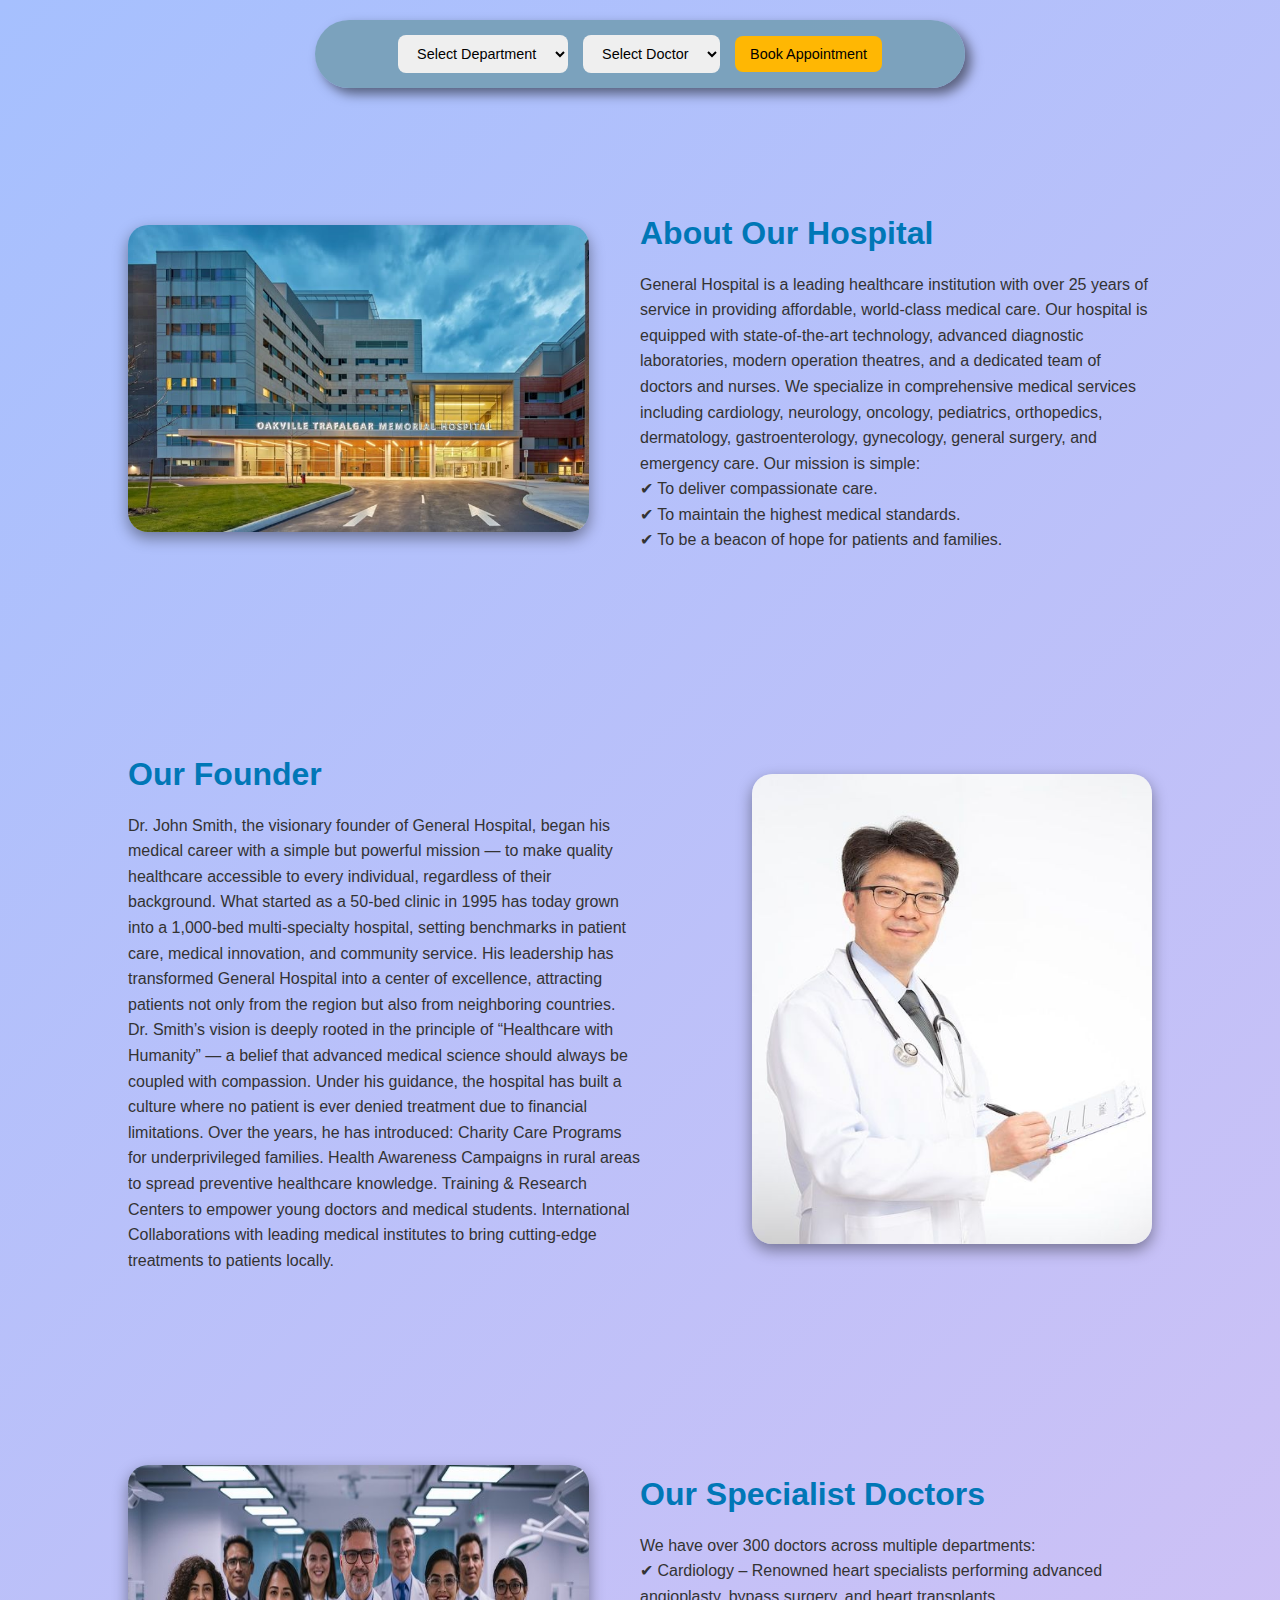
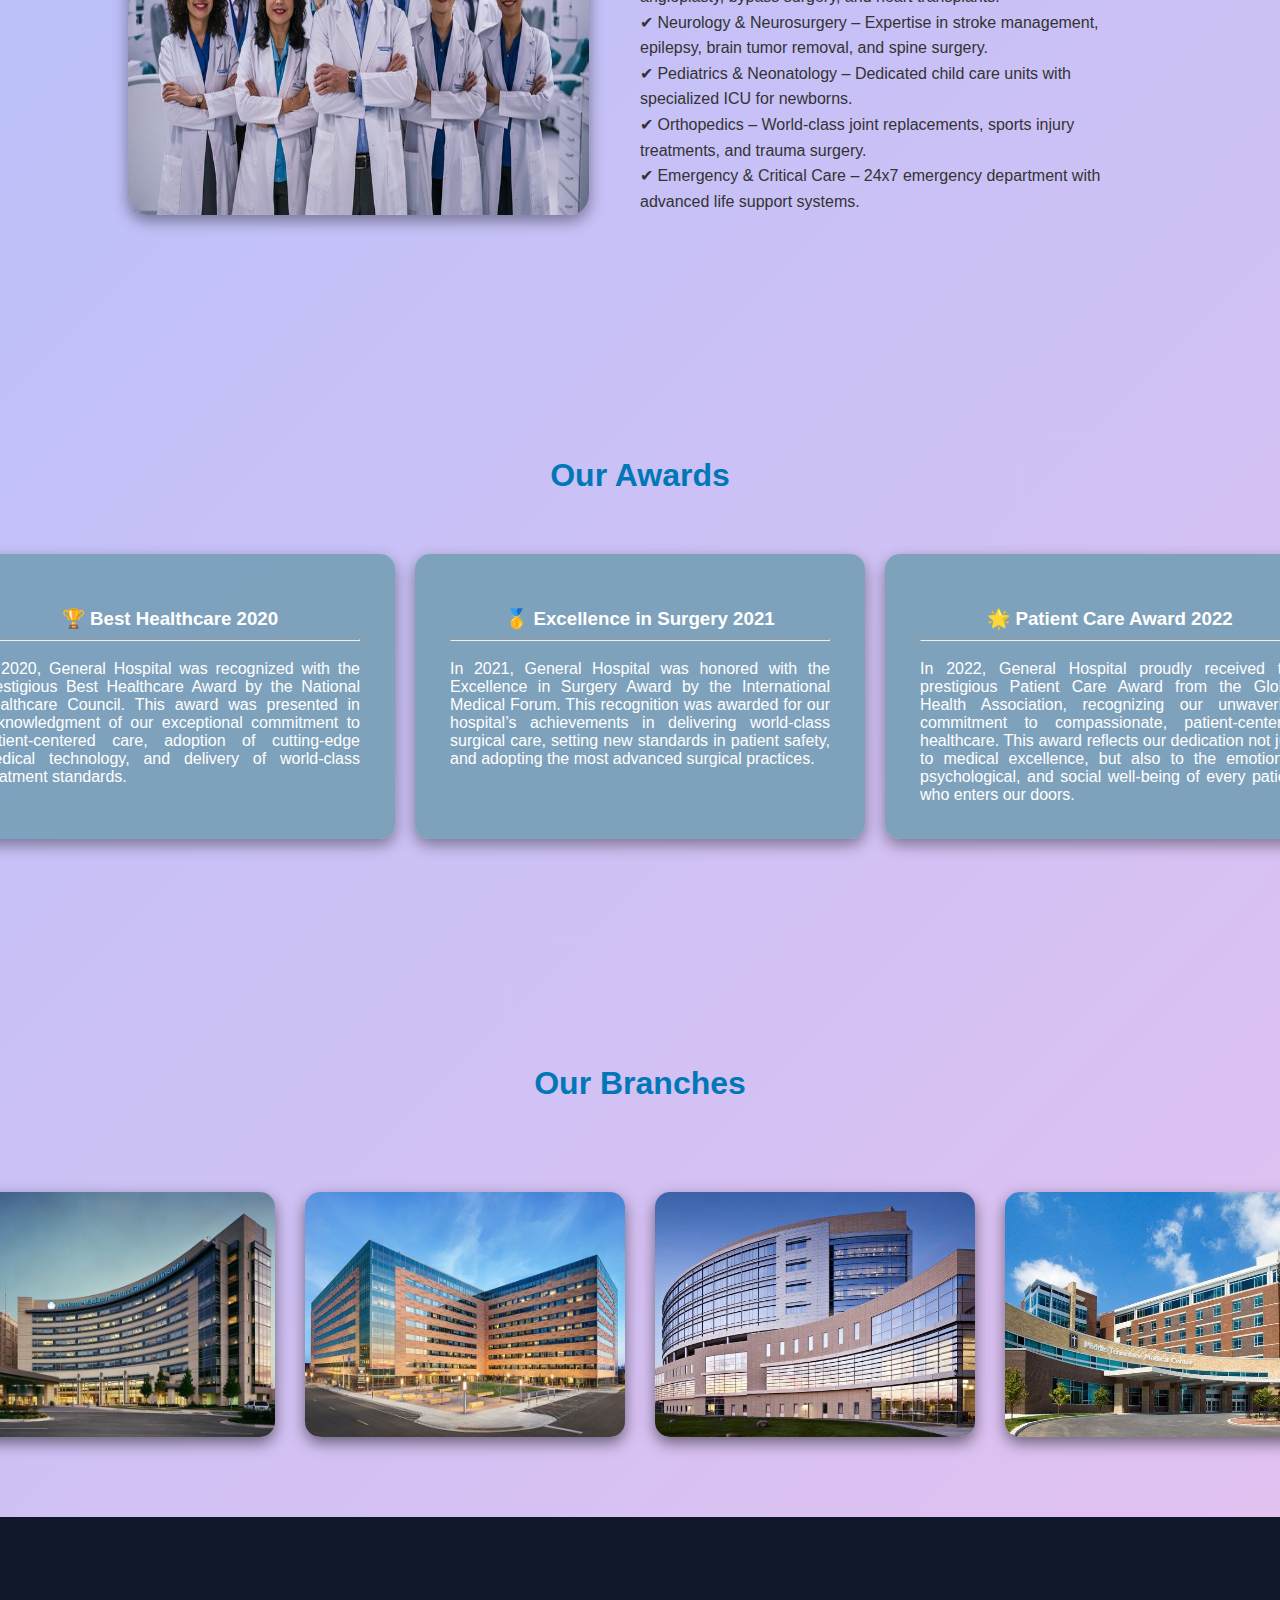
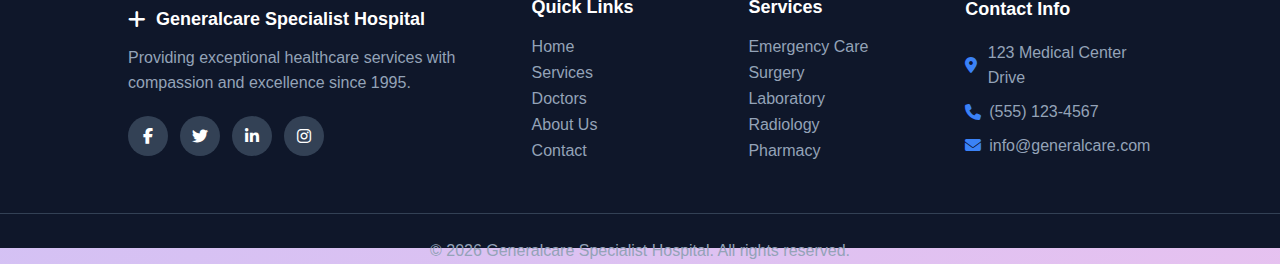
<file: about1.html>
<!DOCTYPE html>
<html lang="en">
<head>
  <meta charset="UTF-8">
  <meta name="viewport" content="width=device-width, initial-scale=1.0">
  <link href="https://fonts.googleapis.com/css2?family=Poppins:wght@300;400;600&display=swap" rel="stylesheet">
    <link rel="stylesheet" href="https://cdnjs.cloudflare.com/ajax/libs/font-awesome/6.5.0/css/all.min.css">

  <title>General Hospital</title>
  <style>
    /* Animated background */
    body {
      margin: 0;
      font-family: 'Segoe UI', sans-serif;;
      color: #333;
      overflow-x: hidden;
      background: linear-gradient(-45deg, #a1c4fd, #c2e9fb, #fbc2eb, #a6c0fe);
      background-size: 400% 400%;
      animation: gradientBG 12s ease infinite;
    }
    @keyframes gradientBG {
      0% { background-position: 0% 50%; }
      50% { background-position: 100% 50%; }
      100% { background-position: 0% 50%; }
    }

nav {
  width: 600px; /* increase width to fit row layout */
  margin: 20px auto;
  background: rgba(118, 159, 182, 0.9);
  border-radius: 50px; /* curved edges */
  padding: 15px 25px;
  display: flex;
  justify-content: center;
  align-items: center;
  box-shadow: 6px 6px 12px rgba(0,0,0,0.5);
  /* gap: 15px; */
}

.booking-form {
  display: flex;
  flex-direction: row; /* row-wise layout */
  gap: 15px;           /* spacing between items */
  width: 100%;
  justify-content: center;
  align-items: center;
}

.booking-form select,
.booking-form button {
  padding: 10px 15px;
  border: none;
  border-radius: 8px;
  font-size: 0.9rem;
}

button {
  background: #ffb703;
  cursor: pointer;
  transition: all 0.5s ease;
}
button:hover {
  background: #ff9500;
  transform: translateY(-5px);
}



    /* Sections */
    section {
      padding: 80px 10%;
      display: flex;
      align-items: center;
      justify-content: space-between;
      gap: 40px;
    }
    section img {
      width: 45%;
      border-radius: 20px;
      box-shadow: 0 6px 15px rgba(0,0,0,0.4);
      transition: transform 0.5s ease;
    }
    section img:hover {
      transform: scale(1.05);
    }
    .content {
      width: 50%;
      animation: fadeInUp 1s ease forwards;
    }
    h2 {
      font-size: 2rem;
      margin-bottom: 20px;
      color: #0077b6;
    }
    p {
      line-height: 1.6;
    }
    .reverse {
      flex-direction: row-reverse;
    }

    .reverse img{
        width: 400px;
        height: 470px;
    }

    /* Awards */
    .awards {
      text-align: center;
      flex-direction: column;
        margin: 40px;   
    }
    .award-list {
      display: flex;
      justify-content: center;
      gap: 20px;
    
      /* flex-wrap: wrap; */
    }
    .award-card {
      background: rgba(118, 159, 182, 0.9);
      color: white;
      padding: 35px;
      border-radius: 15px;
      box-shadow: 0 6px 15px rgba(0,0,0,0.4);
      width: 380px;
      transition: transform 0.4s ease;
        text-align: justify;
    }
    .award-card:hover {
      transform: translateY(-15px);
    }

    .award-card h3{
        text-align: center;
    }
/* Branches */
.branches {
  flex-direction: column;
}

.branch-gallery {
  display: flex;              /* row layout */
  /* justify-content: center;    center images */
  /* flex-wrap: wrap;            wrap into next row if space ends */
  gap: 30px;                  /* spacing between images */
  margin-top: 30px;
}

.branch-gallery img {
  width: 320px;               /* fixed width for uniform images */
  height: auto;               /* keeps aspect ratio */
  border-radius: 15px;
  object-fit: cover;          /* crop nicely if needed */
  box-shadow: 0 6px 15px rgba(0,0,0,0.5);
}

/* Color Variables */
:root {
  --footer-heading: #ffffff; /* white */
  --brand-500: #3b82f6;      /* blue accent */
  --brand-600: #2563eb;      /* darker blue */
}

.footer {
  color: white;
  padding: 48px 0 24px;
  font-family: Arial, sans-serif;
}

.footer-container {
  background: #0f172a;   /* dark navy directly */
  display: grid;
  grid-template-columns: 2fr 1fr 1fr 1fr;
  gap: 30px;
  margin-bottom: -35px;
}

.footer-section h4 {
  margin: 0 0 20px;
  font-size: 18px;
  color: var(--footer-heading);
}

.footer-section p {
  margin: 0 0 20px;
  color: #94a3b8;
  line-height: 1.6;
}

/* Brand section */
.brand {
  display: flex;
  align-items: center;
  gap: 10px;
  margin-bottom: 15px;
}

.brand i {
  color: white;
  font-size: 20px;
}

.brand strong {
  font-size: 18px;
  color: white;
}

/* Social Icons */
.social-links {
  display: flex;
  gap: 12px;
}

.social-links a {
  width: 40px;
  height: 40px;
  background: #334155;
  border-radius: 50%;
  display: grid;
  place-items: center;
  color: white;
  text-decoration: none;
  transition: all 0.3s ease;
}

.social-links a:hover {
  background: var(--brand-600);
  transform: translateY(-2px);
}

/* Links */
.footer-section ul {
  list-style: none;
  padding: 0;
  margin: 0;
}

.footer-section ul li {
  margin-bottom: 8px;
}

.footer-section ul li a {
  color: #94a3b8;
  text-decoration: none;
  transition: color 0.3s ease;
}

.footer-section ul li a:hover {
  color: white;
}

/* Contact info */
.contact-info p {
  display: flex;
  align-items: center;
  gap: 8px;
  margin-bottom: 8px;
}

.contact-info i {
  color: var(--brand-500);
  width: 16px;
}

/* Footer bottom */
.footer-bottom {
  border-top: 1px solid #334155;
  padding-top: 24px;
  text-align: center;
}

.footer-bottom p {
  margin: 0;
  color: #94a3b8;
}

/* Responsive */
@media (max-width: 900px) {
  .footer-container {
    grid-template-columns: 1fr 1fr;
  }
}

@media (max-width: 600px) {
  .footer-container {
    grid-template-columns: 1fr;
  }
}


    /* Animations */
    @keyframes fadeInUp {
      from {opacity: 0; transform: translateY(40px);}
      to {opacity: 1; transform: translateY(0);}
    }

/* Animations */
@media (prefers-reduced-motion: reduce){
	*{ animation:none !important; transition:none !important; }
}
@keyframes fadeDown { from{opacity:0; transform: translateY(-16px);} to{opacity:1; transform:none;} }
@keyframes fadeUp   { from{opacity:0; transform: translateY(16px);}  to{opacity:1; transform:none;} }
@keyframes slideRight{ from{opacity:0; transform: translateX(-24px);} to{opacity:1; transform:none;} }
@keyframes popIn    { from{opacity:0; transform: scale(.94);} to{opacity:1; transform: scale(1);} }
@keyframes pulse    { 0%, 100% { opacity: 1; } 50% { opacity: 0.5; } }
@keyframes float    { 0%, 100% { transform: translateY(0px); } 50% { transform: translateY(-10px); } }

/* Responsive */
@media (max-width: 1024px){
	.hero-inner{ grid-template-columns: 1fr; }
	.hero-visual{ order:-1; }
	.services-grid{ grid-template-columns: repeat(2, 1fr); }
	.doctors-grid{ grid-template-columns: repeat(2, 1fr); }
	.testimonials-grid{ grid-template-columns: repeat(2, 1fr); }
	.about-inner{ grid-template-columns: 1fr; }
	.contact-inner{ grid-template-columns: 1fr; }
	.footer-inner{ grid-template-columns: repeat(2, 1fr); }
	.dept-grid{ grid-template-columns: repeat(3, 1fr); }
	.stat-grid{ grid-template-columns: repeat(2, 1fr); }
	.finder-bar{ grid-template-columns: 1fr 1fr; }
}
@media (max-width: 768px){
	.mobile-menu-btn{
		display: block;
	}
	.nav-links{
		display: none;
	}
	.cta-row{ 
		flex-direction: column;
		align-items: flex-start;
	}
	.services-grid{ grid-template-columns: 1fr; }
	.doctors-grid{ grid-template-columns: 1fr; }
	.testimonials-grid{ grid-template-columns: 1fr; }
	.footer-inner{ grid-template-columns: 1fr; }
	.finder-bar{ grid-template-columns: 1fr; }
	.dept-grid{ grid-template-columns: repeat(2, 1fr); }
}
@media (max-width: 640px){
	.hero-copy h1{
		font-size: 28px;
	}
	.dept-grid{ grid-template-columns: 1fr; }
	.stat-grid{ grid-template-columns: 1fr; }
	.finder-bar{ grid-template-columns: 1fr; }
	.about-features{
		gap: 16px;
	}
	.contact-info{
		gap: 16px;
	}
}

  </style>
</head>
<body>

  <!-- Navbar -->
  <nav>
    <form class="booking-form">
      <select>
        <option>Select Department</option>
        <option>Cardiology</option>
        <option>Neurology</option>
        <option>Surgery</option>
      </select>
      <select>
        <option>Select Doctor</option>
        <option>Dr. Williams</option>
        <option>Dr. Johnson</option>
        <option>Dr. Brown</option>
      </select>
      <button type="submit">Book Appointment</button>
    </form>
  </nav>

  <!-- Section 1: About Hospital -->
  <section id="about">
    <img src="./hospital image.jpeg" alt="Hospital Image">
    <div class="content">
      <h2>About Our Hospital</h2>
      <p>General Hospital is a leading healthcare institution with over 25 years of service in providing affordable, world-class medical care. Our hospital is equipped with state-of-the-art technology, advanced diagnostic laboratories, modern operation theatres, and a dedicated team of doctors and nurses.

We specialize in comprehensive medical services including cardiology, neurology, oncology, pediatrics, orthopedics, dermatology, gastroenterology, gynecology, general surgery, and emergency care.

Our mission is simple:<br>
✔ To deliver compassionate care.<br>
✔ To maintain the highest medical standards.<br>
✔ To be a beacon of hope for patients and families.</p>
    </div>
  </section>

  <!-- Section 2: Owner -->
  <section id="owner" class="reverse">
    <img src="./doctor image.jpeg" alt="Hospital Owner">
    <div class="content">
      <h2>Our Founder</h2>
      <p>Dr. John Smith, the visionary founder of General Hospital, began his medical career with a simple but powerful mission — to make quality healthcare accessible to every individual, regardless of their background.

What started as a 50-bed clinic in 1995 has today grown into a 1,000-bed multi-specialty hospital, setting benchmarks in patient care, medical innovation, and community service. His leadership has transformed General Hospital into a center of excellence, attracting patients not only from the region but also from neighboring countries.

Dr. Smith’s vision is deeply rooted in the principle of “Healthcare with Humanity” — a belief that advanced medical science should always be coupled with compassion. Under his guidance, the hospital has built a culture where no patient is ever denied treatment due to financial limitations.

Over the years, he has introduced:

Charity Care Programs for underprivileged families.

Health Awareness Campaigns in rural areas to spread preventive healthcare knowledge.

Training & Research Centers to empower young doctors and medical students.

International Collaborations with leading medical institutes to bring cutting-edge treatments to patients locally.</p>
    </div>
  </section>

  <!-- Section 3: Doctors -->
  <section id="doctors">
    <img src="./doctors group.jpeg" alt="Doctor Image" width="500" height="350">
    <div class="content">
      <h2>Our Specialist Doctors</h2>
      <p>We have over 300 doctors across multiple departments:<br>

✔ Cardiology – Renowned heart specialists performing advanced angioplasty, bypass surgery, and heart transplants.<br>

✔ Neurology & Neurosurgery – Expertise in stroke management, epilepsy, brain tumor removal, and spine surgery.<br>

✔ Pediatrics & Neonatology – Dedicated child care units with specialized ICU for newborns.<br>

✔ Orthopedics – World-class joint replacements, sports injury treatments, and trauma surgery.<br>

✔ Emergency & Critical Care – 24x7 emergency department with advanced life support systems.</p>
    </div>
  </section>

  <!-- Section 4: Awards -->
  <section id="awards" class="awards">
    <h2>Our Awards</h2>
    <div class="award-list">
      <div class="award-card"><h3>🏆 Best Healthcare 2020<br><hr></h3>In 2020, General Hospital was recognized with the prestigious Best Healthcare Award by the National Healthcare Council. This award was presented in acknowledgment of our exceptional commitment to patient-centered care, adoption of cutting-edge medical technology, and delivery of world-class treatment standards.</div>
      <div class="award-card"><h3>🥇 Excellence in Surgery 2021<br><hr></h3>In 2021, General Hospital was honored with the Excellence in Surgery Award by the International Medical Forum. This recognition was awarded for our hospital’s achievements in delivering world-class surgical care, setting new standards in patient safety, and adopting the most advanced surgical practices.</div>
      <div class="award-card"><h3>🌟 Patient Care Award 2022<br><hr></h3>In 2022, General Hospital proudly received the prestigious Patient Care Award from the Global Health Association, recognizing our unwavering commitment to compassionate, patient-centered healthcare. This award reflects our dedication not just to medical excellence, but also to the emotional, psychological, and social well-being of every patient who enters our doors.</div>
    </div>
  </section>

  <!-- Section 5: Branches -->
  <section id="branches" class="branches">
    <h2>Our Branches</h2>
    <div class="branch-gallery">
      <img src="branch1.jpeg" alt="Branch 1">
      <img src="branch2.jpeg" alt="Branch 2">
      <img src="branch3.jpeg" alt="Branch 3">
      <img src="branch4.jpeg" alt="Branch 4">
    </div>
  </section>
 <footer>
    <section class="footer-container">

      <!-- brand -->
      <div class="footer-section">
        <div class="brand">
          <i class="fas fa-plus"></i>
          <div>
            <strong>Generalcare Specialist Hospital</strong>
          </div>
        </div>
        <p>Providing exceptional healthcare services with compassion and excellence since 1995.</p>
        <div class="social-links">
          <a href="#"><i class="fab fa-facebook-f"></i></a>
          <a href="#"><i class="fab fa-twitter"></i></a>
          <a href="#"><i class="fab fa-linkedin-in"></i></a>
          <a href="#"><i class="fab fa-instagram"></i></a>
        </div>
      </div>

      <!-- quick links -->
      <div class="footer-section">
        <h4>Quick Links</h4>
        <ul>
          <li><a href="#home">Home</a></li>
          <li><a href="#services">Services</a></li>
          <li><a href="#doctors">Doctors</a></li>
          <li><a href="#about">About Us</a></li>
          <li><a href="#contact">Contact</a></li>
        </ul>
      </div>

      <!-- services -->
      <div class="footer-section">
        <h4>Services</h4>
        <ul>
          <li><a href="#">Emergency Care</a></li>
          <li><a href="#">Surgery</a></li>
          <li><a href="#">Laboratory</a></li>
          <li><a href="#">Radiology</a></li>
          <li><a href="#">Pharmacy</a></li>
        </ul>
      </div>

      <!-- contact info -->
      <div class="footer-section">
        <h4>Contact Info</h4>
        <div class="contact-info">
          <p><i class="fas fa-map-marker-alt"></i> 123 Medical Center Drive</p>
          <p><i class="fas fa-phone"></i> (555) 123-4567</p>
          <p><i class="fas fa-envelope"></i> info@generalcare.com</p>
        </div>
      </div>

    </section>

    <div class="footer-bottom">
      <p>&copy; <span id="year"></span> Generalcare Specialist Hospital. All rights reserved.</p>
    <script>
    document.getElementById("year").textContent = new Date().getFullYear();
  </script>
    </div>
    
  </footer>

</body>
</html>
</file>
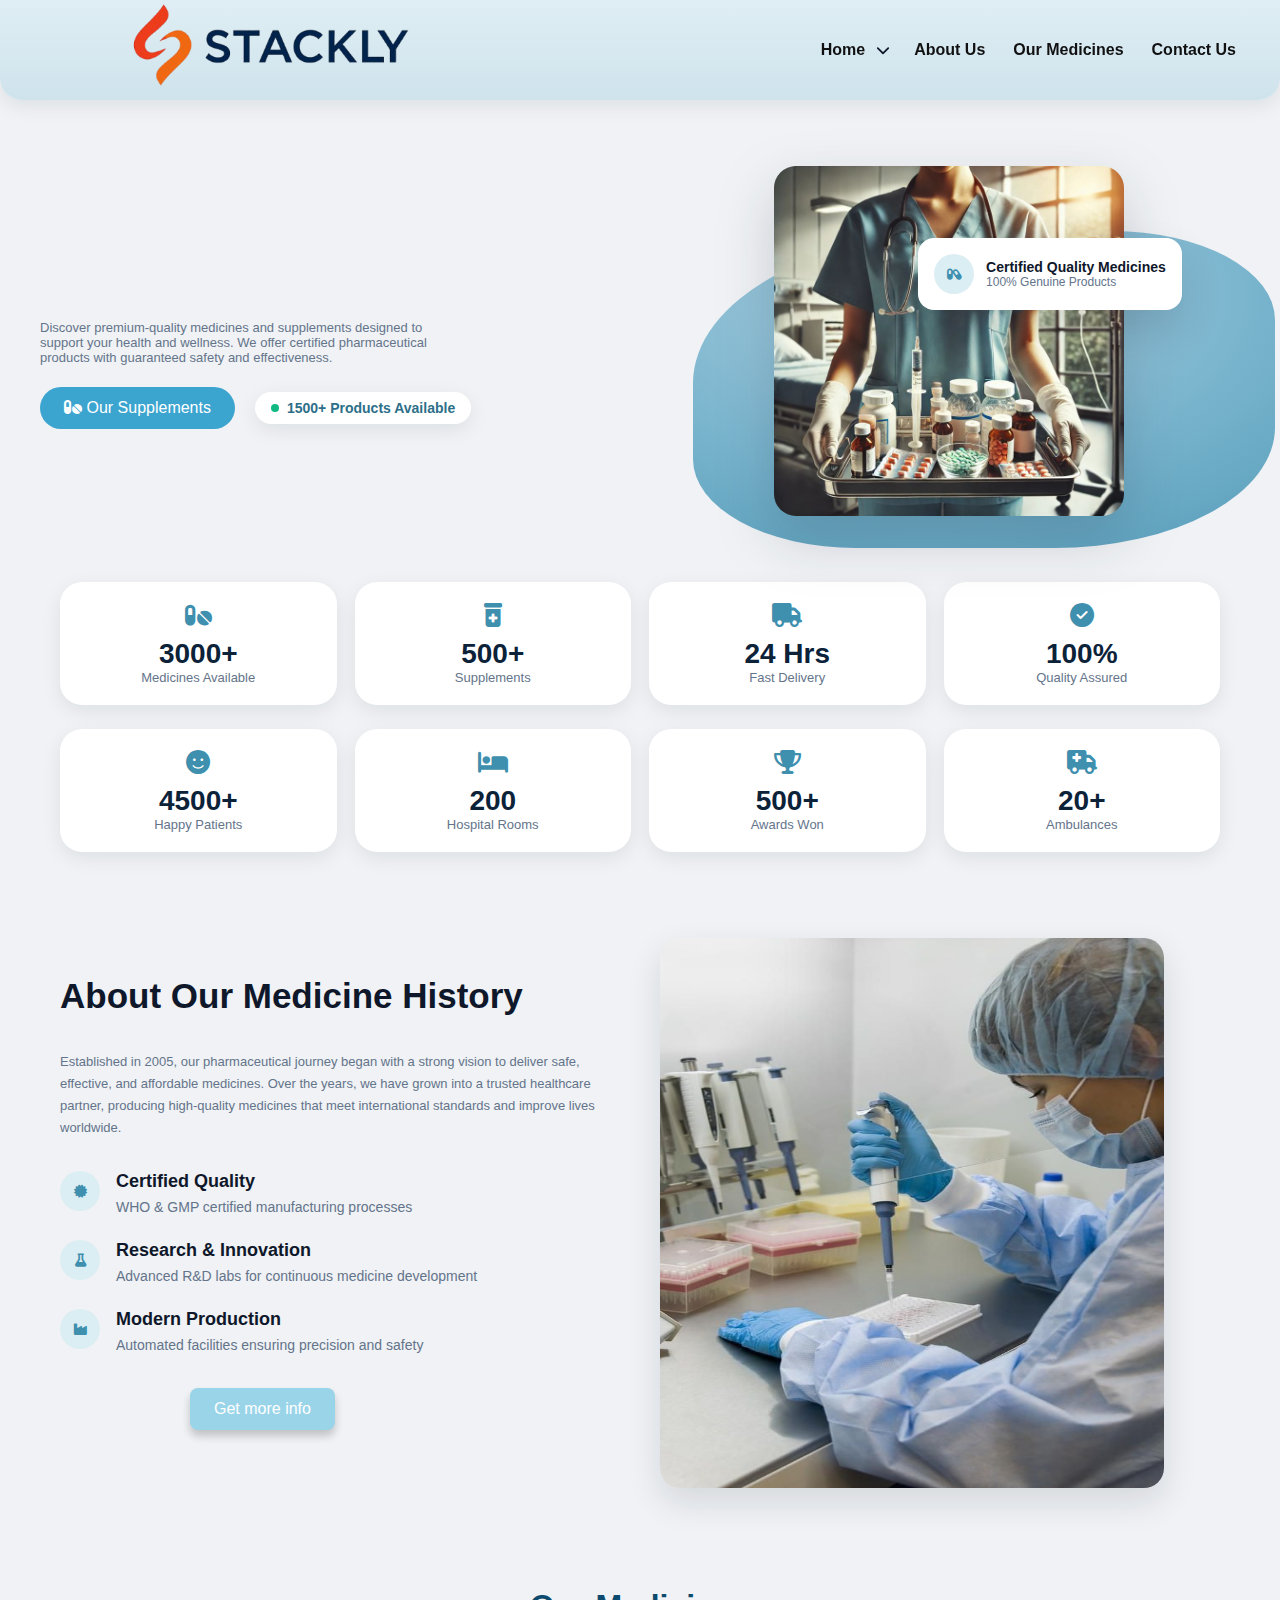
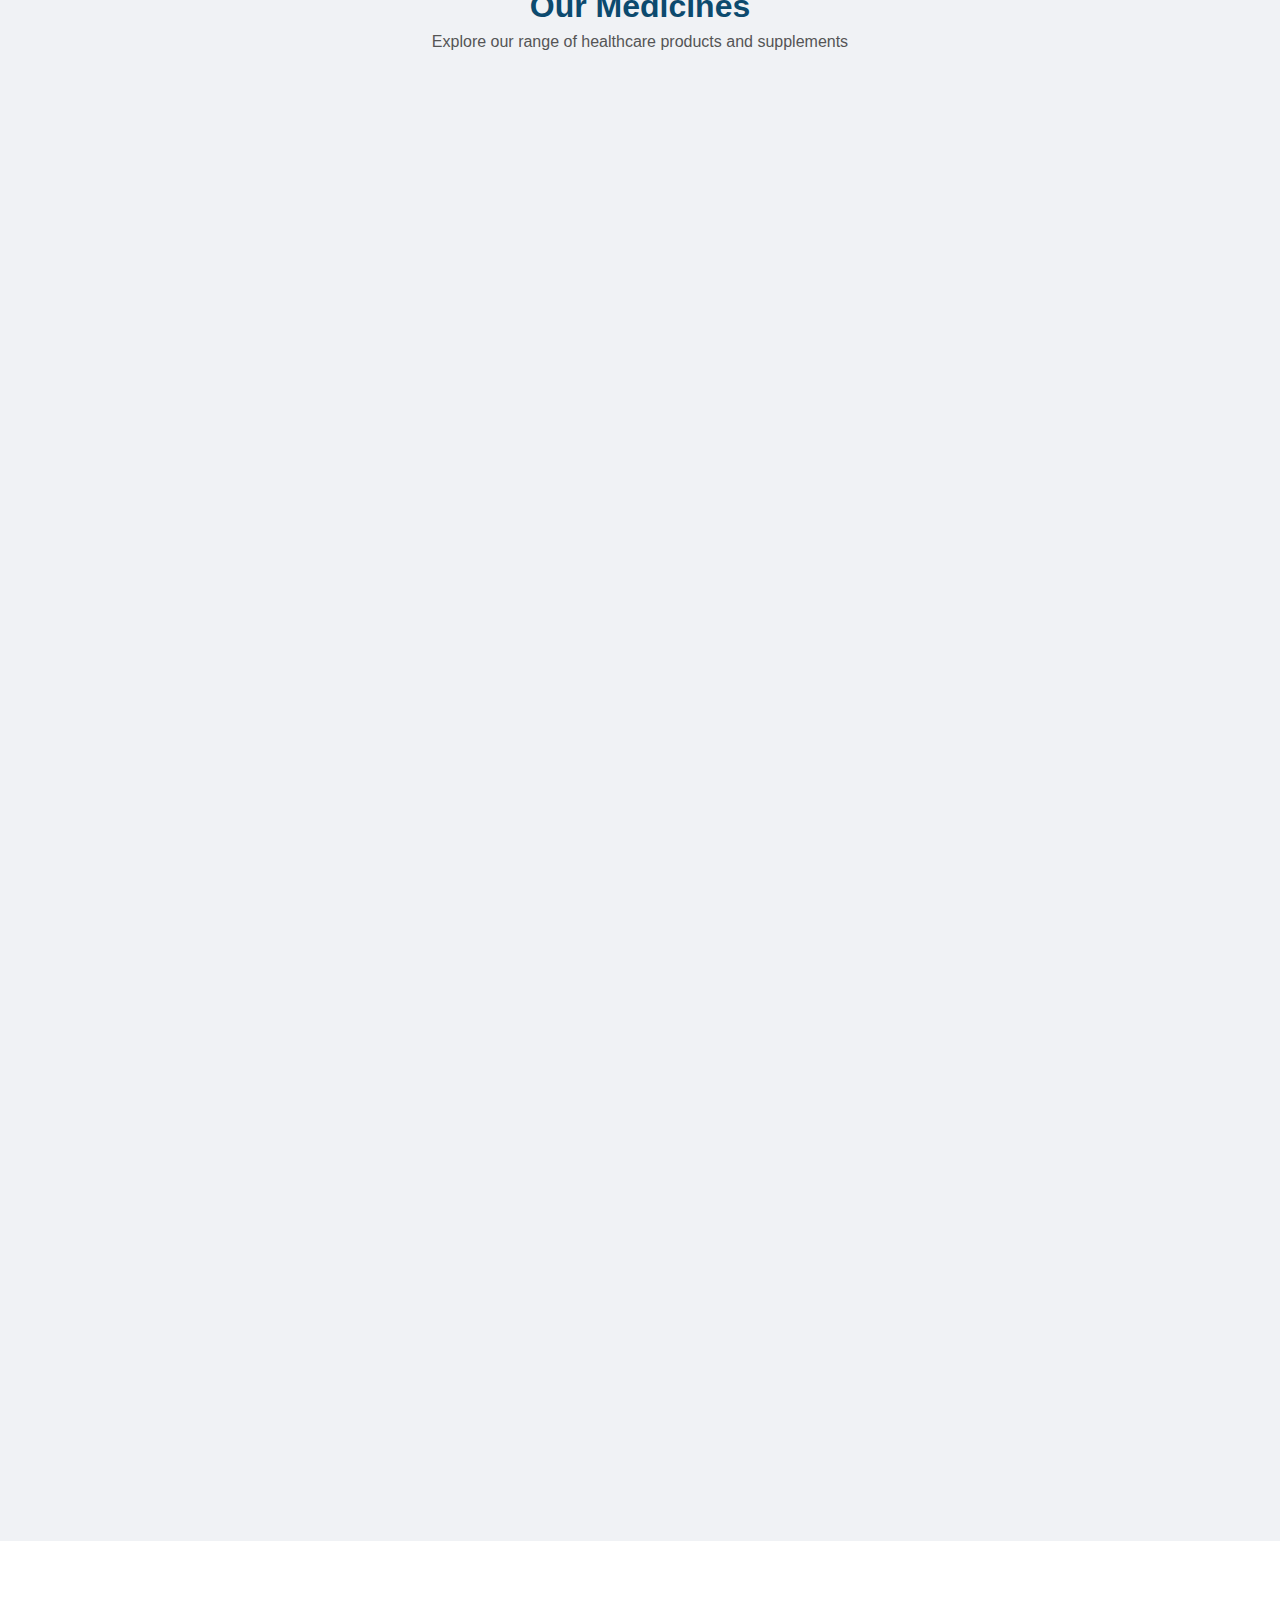
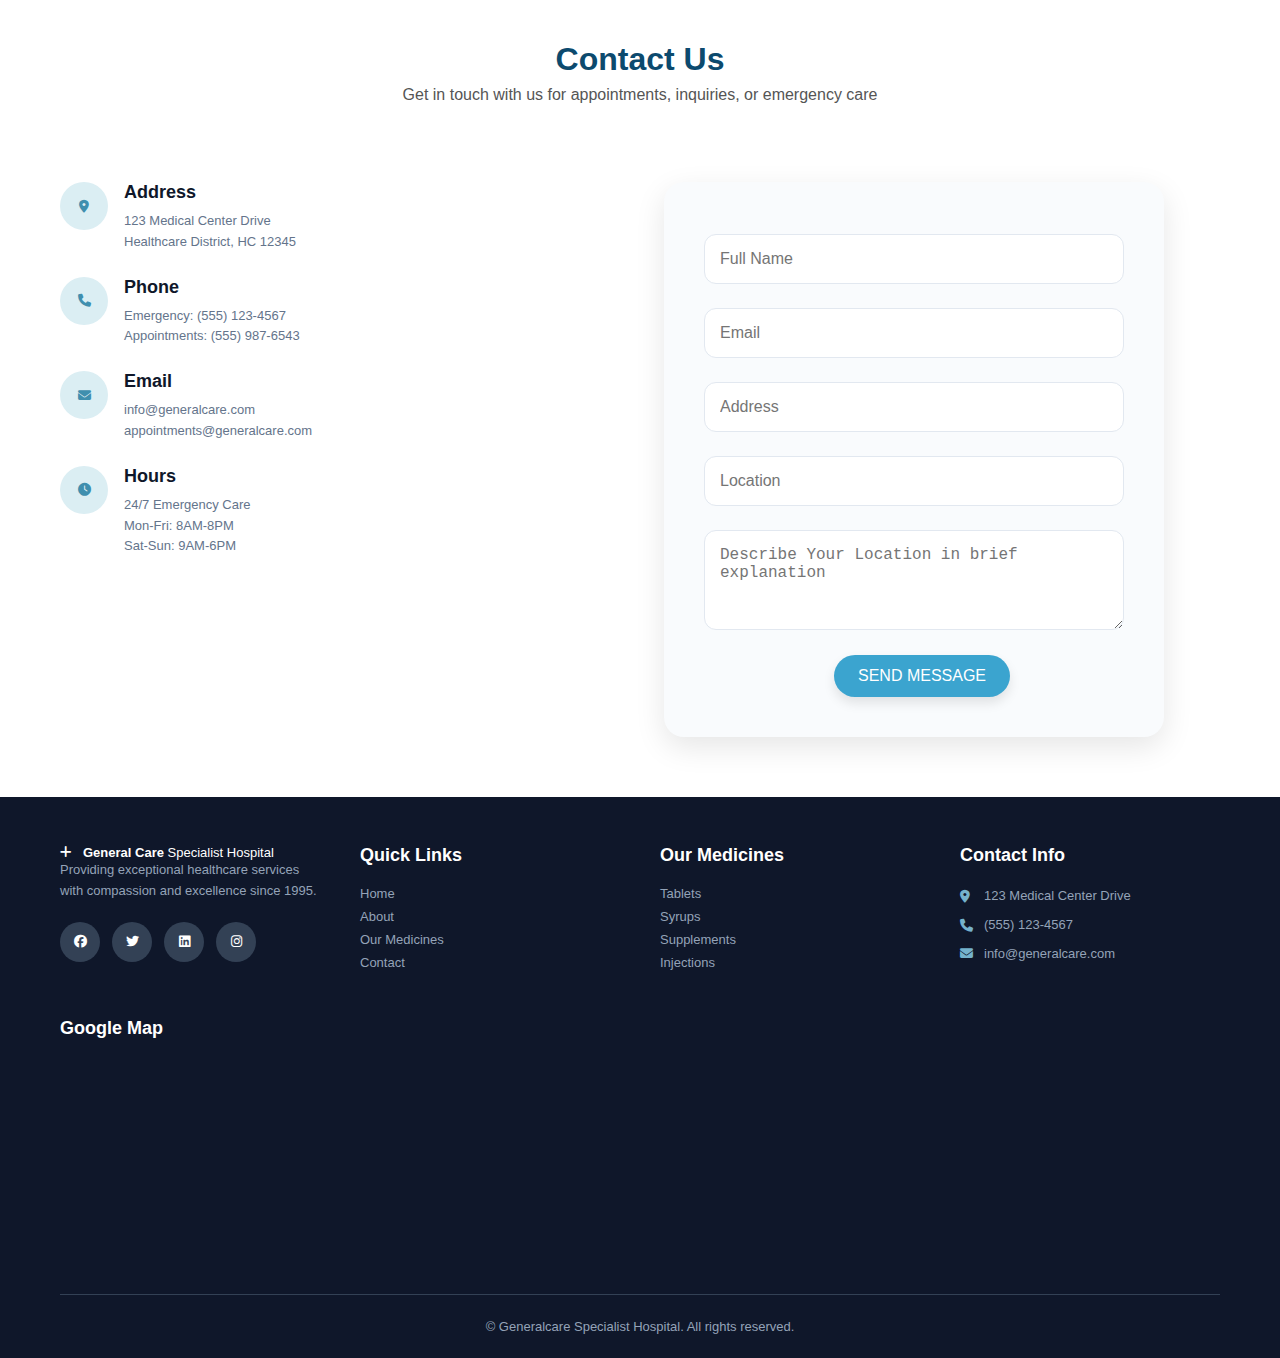
<file: index2.html>
<!DOCTYPE html>
<html lang="en">
<head>
  <meta charset="UTF-8">
  <meta name="viewport" content="width=device-width, initial-scale=1.0"/>
  <title>General Care Specialist Hospital</title>

  <link rel="stylesheet" href="style.css">
  <link rel="stylesheet" href="checkstyle.css">
  <!-- <link rel="stylesheet" href="index2.css"> -->
<link href="https://cdnjs.cloudflare.com/ajax/libs/font-awesome/6.5.0/css/all.min.css" rel="stylesheet">
  <link href="https://fonts.googleapis.com/css2?family=Inter:wght@400;600;700" rel="stylesheet">
  <link rel="stylesheet" href="https://cdnjs.cloudflare.com/ajax/libs/font-awesome/6.4.0/css/all.min.css">

<!-- ✅ SINGLE STYLE BLOCK -->
<style>

* { box-sizing: border-box; margin: 0; padding: 0; }

/* -------- Panel -------- */
.panel {
  position: fixed;
  top: 0;
  right: -100%;
  width: 380px;
  height: 100%;
  background: linear-gradient(135deg, #e0f2fe, #ffe4e1);
  padding: 20px;
  transition: right 0.4s ease;
  z-index: 1200;
  overflow-y: auto;
}
.panel.open { right: 0; }

.panel img {
  width: 100%;
  max-height: 250px;
  object-fit: cover;
  border-radius: 10px;
  margin-top: 40px;
}

/* -------- Overlay -------- */
.overlay {
  position: fixed;
  inset: 0;
  background: rgba(0,0,0,.4);
  display: none;
  z-index: 1100;
}
.overlay.show { display: block; }

/* -------- Close Button -------- */
.close-btn {
  position: absolute;
  right: 15px;
  top: 15px;
  background: #f97316;
  color: white;
  border: none;
  padding: 6px 12px;
  border-radius: 6px;
  cursor: pointer;
}
.close-btn:hover { background: #ea580c; }

/* Dropdown Base */
.dropdown {
  position: relative;
}

.dropdown-menu {
  display: none;
  position: absolute;
  background: #fff;
  padding: 10px 0;
  border-radius: 8px;
  min-width: 150px;
  top: 100%;
  left: 0;
  box-shadow: 0px 4px 12px rgba(0, 0, 0, 0.15);
  z-index: 1000;
}

.dropdown-menu.show {
  display: block;
}

.dropdown-menu li {
  list-style: none;
}

.dropdown-menu li a {
  display: block;
  padding: 10px 15px;
  color: #333;
  text-decoration: none;
}

.dropdown-menu li a:hover {
  background: #f1f1f1;
}

/* Arrow Styling */
.arrow-btn {
  cursor: pointer;
  margin-left: 5px;
  font-size: 14px;
}

.dropdown {
  position: relative;
  display: inline-block;
}

/* Home + Arrow container */
.dropdown-toggle {
  display: inline-flex;
  align-items: center;
  cursor: pointer;
}

/* Remove gap between Home & arrow */
.dropdown-toggle .home-link {
  margin-right: 3px;
  color: black;
  text-decoration: none;
}

/* Arrow */
.arrow-btn {
  font-size: 14px;
  margin-left: 0;
}

/* Dropdown list */
.dropdown-menu {
  display: none;
  position: absolute;
  background: white;
  padding: 10px 0;
  border-radius: 8px;
  min-width: 150px;
  top: 100%;
  left: 0;
  list-style: none;
  box-shadow: 0 4px 12px rgba(0,0,0,0.15);
  z-index: 1000;
}

.dropdown-menu.show {
  display: block;
}

.dropdown-menu li a {
  display: block;
  padding: 10px 15px;
  color: #333;
  text-decoration: none;
}

.dropdown-menu li a:hover {
  background: #f1f1f1;
}

/* DROPDOWN BASE */
.dropdown {
  position: relative;
  display: inline-block;
}

.dropdown-toggle {
  display: inline-flex;
  align-items: center;
  gap: 4px;
  cursor: pointer;
}

.dropdown-toggle .home-link {
  padding: 6px 4px;
  text-decoration: none;
  font-weight: 600;
  color: #111;
}

.arrow-btn {
  background: none;
  border: none;
  font-size: 14px;
  padding: 6px;
  cursor: pointer;
  line-height: 1;
}

/* DROPDOWN MENU */
.dropdown-menu {
  display: none;
  position: absolute;
  top: calc(100% + 6px);
  left: 0;
  background: white;
  padding: 8px 0;
  border-radius: 8px;
  min-width: 160px;
  box-shadow: 0 4px 12px rgba(0,0,0,0.15);
  z-index: 1000;
}

.dropdown-menu.show {
  display: block;
}

.dropdown-menu li {
  list-style: none;
}

.dropdown-menu li a {
  display: block;
  padding: 10px 14px;
  text-decoration: none;
  color: #333;
}

.dropdown-menu li a:hover {
  background: #f1f1f1;
}

/* SIDEBAR DROPDOWN */
.sidebar .dropdown {
  display: block;
}

.sidebar .dropdown-toggle {
  width: 100%;
  justify-content: flex-start;
}

.sidebar .dropdown-menu {
  position: static;
  box-shadow: none;
  border: 1px solid #eee;
  padding: 6px;
  margin-top: 5px;
}

/* DESKTOP NAV */
.navbar-menu {
  display: flex;
  align-items: center;
  gap: 20px;
}

/* DROPDOWN FIX */
.dropdown-toggle {
  display: inline-flex;
  align-items: center;
  gap: 5px;
  cursor: pointer;
}

.dropdown-toggle .home-link {
  font-weight: 600;
  text-decoration: none;
  color: #111;
}

.dropdown-menu {
  display: none;
  position: absolute;
  background: white;
  list-style: none;
  padding: 10px 0;
  min-width: 150px;
  top: calc(100% + 5px);
  left: 0;
  border-radius: 8px;
  box-shadow: 0 4px 12px rgba(0,0,0,0.15);
}

.dropdown-menu.show {
  display: block;
}

/* MOBILE MENU */
.mobile-menu {
  display: none;
  flex-direction: column;
  background: white;
  padding: 20px;
  gap: 10px;
  border-top: 1px solid #eee;
}

.hamburger {
  display: none;
  font-size: 28px;
  cursor: pointer;
}

/* MOBILE RESPONSIVE */
@media (max-width: 768px) {
  .navbar-menu { display: none; }
  .hamburger { display: block; }

  .mobile-menu.show { display: flex; }

  .mobile-dropdown .dropdown-menu {
    position: static;
    box-shadow: none;
    padding-left: 15px;
    border-left: 2px solid #ddd;
  }
}

/* FIX NAV LINK COLORS */
.navbar-menu li a,
.mobile-menu li a {
  text-decoration: none !important;
  color: #111 !important;
  font-weight: 600;
  font-size: 16px;
}

/* Hover effect (optional) */
.navbar-menu li a:hover,
.mobile-menu li a:hover {
  color: #0077b6 !important;
}

/* Active/visited fix */
.navbar-menu li a:visited,
.mobile-menu li a:visited {
  color: #111 !important;
  text-decoration: none !important;
}


.navbar-menu li a,
.mobile-menu li a {
  color: #111;
  font-weight: 600;
  text-decoration: none;
  padding: 6px 4px;
}

/* FIX NAV SIZES + REMOVE DOTS */

/* Remove dot/bullet from ALL nav list items */
.navbar-menu li,
.mobile-menu li {
    list-style: none !important;
}

/* Make all nav links same size & style */
.navbar-menu li a,
.mobile-menu li a,
.dropdown-toggle .home-link {
    color: #111 !important;
    font-weight: 600 !important;
    font-size: 16px !important;   /* SAME SIZE for all */
    text-decoration: none !important;
    padding: 6px 4px;
}

/* Remove extra gap near Home arrow */
.dropdown-toggle {
    display: inline-flex;
    align-items: center;
    gap: 4px;
}

.arrow-btn {
    font-size: 14px;
    padding: 0;
}

/* ===== FIX ABOUT IMAGE VISIBILITY ===== */
.about-image,
.about-image img {
  display: block !important;
  opacity: 1 !important;
  visibility: visible !important;
  transform: none !important;
  position: relative !important;
  z-index: 1 !important;
}

.about-inner {
  display: flex;
  gap: 40px;
  align-items: center;
}

.about-content,
.about-image {
  flex: 1;
}

.about-image img {
  width: 90%;
  height: 550px;
  border-radius: 20px;
}

/* ==============================
   MEDICINES FLIP-UP ANIMATION
============================== */

/* Perspective for 3D effect */
.medicine-cards {
  perspective: 1200px;
}

/* Base state (hidden) */
.medicine-item {
  opacity: 0;
  transform: rotateX(90deg) translateY(40px);
  transform-origin: bottom;
  transition: transform 1.3s ease-in-out, opacity 1s ease-in-out;
  will-change: transform, opacity;
}

/* Visible state (on load) */
.medicine-item {
  animation: medicineFlipUp 1.3s ease-in-out forwards;
}

/* Stagger effect */
.medicine-link:nth-child(1) .medicine-item { animation-delay: 0.1s; }
.medicine-link:nth-child(2) .medicine-item { animation-delay: 0.25s; }
.medicine-link:nth-child(3) .medicine-item { animation-delay: 0.4s; }
.medicine-link:nth-child(4) .medicine-item { animation-delay: 0.55s; }

@keyframes medicineFlipUp {
  0% {
    opacity: 0;
    transform: rotateX(90deg) translateY(40px);
  }
  100% {
    opacity: 1;
    transform: rotateX(0deg) translateY(0);
  }
}

  .medicine-cards {
    display: grid;
    grid-template-columns: 1fr;   /* 1 column */
    gap: 16px;
  }

  .medicine-item {
    display: flex;
    flex-direction: column;      /* image on top, text below */
    align-items: center;
    text-align: center;
  }

  .medicine-item img {
    width: 100%;
    max-width: 280px;
    height: auto;
    border-radius: 10px;
  }

  .medicine-content {
    padding: 12px;
  }

  .medicine-content h3 {
    font-size: 1.1rem;
  }

  .medicine-content p {
    font-size: 0.9rem;
  }
</style>
</head>

<body>

<header class="navbar">
  <div class="container nav-inner">

    <!-- BRAND -->
    <div class="brand">
      <div class="logo">
        <a href="index2.html">
    <img src="./stacklylogo.png" alt="stacklylogo">
  </a>
      </div>
    </div>

    <!-- MOBILE HAMBURGER (VISIBLE ONLY ON MOBILE) -->
    <div class="hamburger" onclick="toggleMobileMenu()">
      <i class="fas fa-bars"></i>
    </div>

    <!-- DESKTOP MENU -->
    <ul class="navbar-menu" id="desktopMenu">

      <!-- DESKTOP DROPDOWN -->
      <li class="dropdown">
        <div class="dropdown-toggle" onclick="toggleDropdown(this)">
          <span class="home-link">Home</span>
          <i class="fas fa-chevron-down arrow-btn"></i>
        </div>

        <ul class="dropdown-menu">
          <li><a href="index.html">Home 1</a></li>
        </ul>
      </li>

      <li><a href="#about">About Us</a></li>
      <li><a href="#medicines">Our Medicines</a></li>
      <li><a href="#contact">Contact Us</a></li>

    </ul>

  </div>

  <!-- MOBILE MENU DROPDOWN -->
  <ul class="mobile-menu" id="mobileMenu">

    <!-- MOBILE DROPDOWN -->
    <li class="dropdown mobile-dropdown">
      <div class="dropdown-toggle" onclick="toggleDropdown(this)">
        <span class="home-link">Home</span>
        <i class="fas fa-chevron-down arrow-btn"></i>
      </div>

      <ul class="dropdown-menu">
        <li><a href="index.html">Home 1</a></li>
      </ul>
    </li>

    <li><a href="#about">About Us</a></li>
    <li><a href="#medicines">Our Medicines</a></li>
    <li><a href="#contact">Contact Us</a></li>
  </ul>

</header>
  <style>
    /* ---------- Global ---------- */
    * {
      box-sizing: border-box;
    }

    body {
      background: #f0f2f5;
      font-family: 'Segoe UI', sans-serif;
      margin: 0;
      padding: 0;
    }



	 .section-header {
      text-align: center;
      padding: 40px 20px 20px;
	  
    }

    .section-header h2 {
      font-size: 2rem;
      margin-bottom: 8px;
      color: #0c4a6e;
    }
    .section-header .subtle {
      color: #555;
      font-size: 1rem;
    }



    /* Right Slide Panel */
    .panel {
      position: fixed;
      top: 0;
      right: -100%;
      width: 400px;
      max-width: 90%;
      height: 100%;
      background: linear-gradient(135deg, #e0f2fe, #ffe4e1);
      box-shadow: -4px 0 20px rgba(0,0,0,0.2);
      padding: 20px;
      transition: right 0.5s ease;
      z-index: 1001;
      overflow-y: auto;
    }
    .panel.open {
      right: 0;
    }
    .panel-header {
      display: flex;
      justify-content: space-between;
      align-items: center;
    }
    .panel-header h3 {
      margin: 0;
      color: #0c4a6e;
    }
    .close-btn {
      background: #f97316;
      color: white;
      border: none;
      padding: 6px 12px;
      border-radius: 6px;
      cursor: pointer;
      font-size: 14px;
    }
    .close-btn:hover {
      background: #ea580c;
    }
    .panel img {
      width: 100%;
      border-radius: 12px;
      margin: 15px 0;
      max-height: 200px;
      object-fit: cover;
    }
    .panel p {
      color: #333;
      line-height: 1.5;
    }

    /* Background overlay */
    .overlay {
      position: fixed;
      inset: 0;
      background: rgba(0,0,0,0.5);
      opacity: 0;
      visibility: hidden;
      transition: opacity 0.3s ease;
      z-index: 1000;
    }
    .overlay.show {
      opacity: 1;
      visibility: visible;
    }

	#panelImage {
  width: 100%;          /* take full width of panel */
  max-height: 300px;    /* keep it short, so text fits */
  object-fit: cover;    /* crops edges, keeps aspect ratio */
  border-radius: 12px;  /* rounded corners */
  margin: 15px 0;
  display: block;
  margin-top: 50px;
  box-shadow: 0 6px 8px rgba(0, 0, 0, 0.2);
 }

 /* Slide Panel */
.info-panel {
  position: fixed;
  top: 0;
  right: -100%; /* hidden by default */
  width: 400px;
  height: 100%;
  background: linear-gradient(135deg, #ffe5d9, #cce7ff); /* peach-blue theme */
  box-shadow: -4px 0 12px rgba(0, 0, 0, 0.2);
  padding: 20px;
  transition: right 0.4s ease-in-out;
  z-index: 999;
  overflow-y: auto;
  display: flex;
  flex-direction: column;
  gap: 16px;
}

.info-panel.open {
  right: 0; /* slide in when open */
}

.info-panel img {
  max-width: 100%;
  border-radius: 10px;
}


  </style>
</head>
<style>
/* -------------------------
   Navbar Responsive Toggle
------------------------- */
.nav-links {
  display: flex;
  gap: 20px;
}

@media (max-width: 768px) {
  .nav-links {
    display: none;
    flex-direction: column;
    background: #ffffff;
    position: absolute;
    top: 60px;
    right: 20px;
    padding: 20px;
    border-radius: 10px;
    box-shadow: 0 6px 12px rgba(0, 0, 0, 0.15);
    z-index: 1000;
  }

  .nav-links.open {
    display: flex;
  }

  #mobileMenuBtn {
    display: block;
    cursor: pointer;
    font-size: 1.5rem;
    color: #2c3e50;
  }
}

/* -------------------------
   Service Panel Styling
------------------------- */
.panel {
  position: fixed;
  right: -400px;
  top: 0;
  width: 350px;
  height: 100%;
  background: #ffffff;
  box-shadow: -4px 0 12px rgba(0, 0, 0, 0.15);
  padding: 20px;
  transition: right 0.4s ease;
  z-index: 1200;
  overflow-y: auto;
}

.panel.open {
  right: 0;
}

.overlay {
  position: fixed;
  top: 0;
  left: 0;
  width: 100%;
  height: 100%;
  background: rgba(0, 0, 0, 0.4);
  display: none;
  z-index: 1100;
}

.overlay.show {
  display: block;
}

.panel img {
  width: 100%;
  border-radius: 10px;
  margin: 15px 0;
}

/* -------------------------
   Close Button
------------------------- */
.close-btn {
  position: absolute;
  top: 15px;
  right: 15px;
  background: #e74c3c;
  color: #fff;
  border: none;
  font-size: 1.3rem;
  padding: 5px 10px;
  border-radius: 50%;
  cursor: pointer;
  transition: background 0.3s ease;
}

.close-btn:hover {
  background: #c0392b;
}

/* -------------------------
   Go Home Button (Reverse Arrow)
------------------------- */
.go-home-btn {
  display: inline-flex;
  align-items: center;
  gap: 6px;
  padding: 10px 18px;
  background: #3498db;
  color: #fff;
  border-radius: 8px;
  text-decoration: none;
  font-weight: 600;
  transition: background 0.3s ease;
}

.go-home-btn:hover {
  background: #2980b9;
}

.go-home-btn .arrow {
  display: inline-block;
  transition: transform 0.3s ease;
}

.go-home-btn:hover .arrow {
  transform: translateX(-6px); /* reverse animation */
}

/* ===== HERO H2 FLIP-UP ===== */
.hero-copy {
  perspective: 1200px;
}

.flip-up-text {
  opacity: 0;
  transform-origin: bottom;
  animation: heroFlipUp 1.6s ease-in-out forwards;
}

@keyframes heroFlipUp {
  0% {
    opacity: 0;
    transform: rotateX(90deg) translateY(30px);
  }
  100% {
    opacity: 1;
    transform: rotateX(0deg) translateY(0);
  }
}

/* 📱 Extra Small Devices (360px and below) */
@media screen and (max-width: 360px) {

  .about-inner {
    display: flex;
    flex-direction: column;
  }

  .about-content {
    text-align: left;
  }

  .about-image {
    order: 2;              /* image goes below content */
    margin-top: 20px;
    display: flex;
    justify-content: center;
  }

  .about-image img {
    width: 100%;
    max-width: 300px;
    height: auto;
    border-radius: 10px;
  }

  .about-content button {
    width: 100%;
    margin-top: 15px;
  }

  .about-features {
    gap: 15px;
  }

  .feature {
    align-items: flex-start;
  }
}

</style>


<main>
<section class="hero" id="home">
  <div class="container hero-inner">
    <div class="hero-copy">
      <h2 class="flip-up-text">Trusted Medicines for a Healthier Life</h2>
      <p>
        Discover premium-quality medicines and supplements designed to
        support your health and wellness. We offer certified pharmaceutical
        products with guaranteed safety and effectiveness.
      </p>

      <div class="cta-row">
        <a href="#medicines" class="btn btn-primary">
          <i class="fas fa-pills"></i>
          Our Supplements
        </a>
        <div class="online-chip">
          <span class="dot"></span> 
          1500+ Products Available
        </div>
      </div>
    </div>

    <div class="hero-visual">
      <div class="blob"></div>
<img src="images/medicines.jpeg"
     alt="Medical Products"
     class="doctor-img slide-from-right"
     style="width: 350px;"
     height="auto">

      <div class="floating-card">
        <div class="card-icon">
          <i class="fas fa-capsules"></i>
        </div>
        <div class="card-content">
          <div class="card-title">Certified Quality Medicines</div>
          <div class="card-subtitle">100% Genuine Products</div>
        </div>
      </div>
    </div>
  </div>
</section>

<!-- MEDICINE STATS SECTION -->
<section class="stats">
  <div class="container stat-grid">

    <div class="stat">
      <div class="stat-icon">
        <i class="fas fa-pills"></i>
      </div>
      <div class="stat-value">3000+</div>
      <div class="stat-label">Medicines Available</div>
    </div>

    <div class="stat">
      <div class="stat-icon">
        <i class="fas fa-prescription-bottle-alt"></i>
      </div>
      <div class="stat-value">500+</div>
      <div class="stat-label">Supplements</div>
    </div>

    <div class="stat">
      <div class="stat-icon">
        <i class="fas fa-truck"></i>
      </div>
      <div class="stat-value">24 Hrs</div>
      <div class="stat-label">Fast Delivery</div>
    </div>

    <div class="stat">
      <div class="stat-icon">
        <i class="fas fa-check-circle"></i>
      </div>
      <div class="stat-value">100%</div>
      <div class="stat-label">Quality Assured</div>
    </div>

  </div>
</section>


	<section class="stats">
		<div class="container stat-grid">
			<div class="stat">
				<div class="stat-icon">
					<i class="fas fa-smile"></i>
				</div>
				<div class="stat-value">4500+</div>
				<div class="stat-label">Happy Patients</div>
			</div>
			<div class="stat">
				<div class="stat-icon">
					<i class="fas fa-bed"></i>
				</div>
				<div class="stat-value">200</div>
				<div class="stat-label">Hospital Rooms</div>
			</div>
			<div class="stat">
				<div class="stat-icon">
					<i class="fas fa-trophy"></i>
				</div>
				<div class="stat-value">500+</div>
				<div class="stat-label">Awards Won</div>
			</div>
			<div class="stat">
				<div class="stat-icon">
					<i class="fas fa-ambulance"></i>
				</div>
				<div class="stat-value">20+</div>
				<div class="stat-label">Ambulances</div>
			</div>
		</div>
	</section>

<section class="about" id="about">
  <div class="container">
    <div class="about-inner">

      <div class="about-content">
        <h2>About Our Medicine History</h2><br>

        <p>
          Established in 2005, our pharmaceutical journey began with a strong vision to
          deliver safe, effective, and affordable medicines. Over the years, we have grown
          into a trusted healthcare partner, producing high-quality medicines that meet
          international standards and improve lives worldwide.
        </p>

        <div class="about-features">
          <div class="feature">
            <i class="fas fa-certificate"></i>
            <div>
              <h4>Certified Quality</h4>
              <p>WHO & GMP certified manufacturing processes</p>
            </div>
          </div>

          <div class="feature">
            <i class="fas fa-flask"></i>
            <div>
              <h4>Research & Innovation</h4>
              <p>Advanced R&D labs for continuous medicine development</p>
            </div>
          </div>

          <div class="feature">
            <i class="fas fa-industry"></i>
            <div>
              <h4>Modern Production</h4>
              <p>Automated facilities ensuring precision and safety</p>
            </div>
          </div>
        </div>

        <button type="button" onclick="window.location.href='about1.html'">
          Get more info
        </button>
      </div>

      <div class="about-image">
        <img 
          src="images/about_medicine.jpeg"
          alt="Pharmaceutical Manufacturing and Medicines">
      </div>

    </div>
  </div>
</section>




<!-- Medicine Section -->
<section class="medicines" id="medicines">
  <div class="container">
    <div class="section-header">
      <h2>Our Medicines</h2>
      <p class="subtle">Explore our range of healthcare products and supplements</p>
    </div>

    <div class="medicine-cards">

      <!-- Medicine Item 1 -->
      <a href="404.html" class="medicine-link">
        <div class="medicine-item">
          <img src="images/capsule.jpeg" alt="Tablets & Capsules">
          <div class="medicine-content">
            <h3>Tablets & Capsules</h3>
            <p>Lorem ipsum dolor sit amet consectetur adipisicing elit. Totam cumque expedita eaque recusandae mollitia deserunt dolore corporis commodi possimus debitis!</p>
          </div>
        </div>
      </a>

      <!-- Medicine Item 2 -->
      <a href="404.html" class="medicine-link">
        <div class="medicine-item">
          <img src="images/syrup.jpeg" alt="Mixtures & Syrups">
          <div class="medicine-content">
            <h3>Mixtures & Syrups</h3>
            <p>Lorem ipsum dolor sit, amet consectetur adipisicing elit. Dolor, hic illum. Accusantium quo iure eaque incidunt veniam culpa consequuntur porro.</p>
          </div>
        </div>
      </a>

      <!-- Medicine Item 3 -->
      <a href="404.html" class="medicine-link">
        <div class="medicine-item">
          <img src="images/tablet.jpeg" alt="Dietary Supplements">
          <div class="medicine-content">
            <h3>Dietary Supplements</h3>
            <p>Lorem ipsum, dolor sit amet consectetur adipisicing elit. Tenetur architecto unde temporibus! Vero molestias unde possimus nisi libero, eius quidem.</p>
          </div>
        </div>
      </a>

      <!-- Medicine Item 4 -->
      <a href="404.html" class="medicine-link">
        <div class="medicine-item">
          <img src="images/Injection.jpeg" alt="Injections & Drops">
          <div class="medicine-content">
            <h3>Injections & Drops</h3>
            <p>Lorem ipsum dolor sit amet consectetur adipisicing elit. Nesciunt eligendi omnis perferendis temporibus tempore a suscipit, nihil unde sit odit?</p>
          </div>
        </div>
      </a>

    </div>
  </div>
</section>


	<section class="contact" id="contact">
		<div class="container">
			<div class="section-header">
				<h2>Contact Us</h2>
				<p class="subtle">Get in touch with us for appointments, inquiries, or emergency care</p>
			</div>
			<div class="contact-inner">
				<div class="contact-info">
					<div class="contact-item">
						<div class="contact-icon">
							<i class="fas fa-map-marker-alt"></i>
						</div>
						<div>
							<h4>Address</h4>
							<p>123 Medical Center Drive<br>Healthcare District, HC 12345</p>
						</div>
					</div>
					<div class="contact-item">
						<div class="contact-icon">
							<i class="fas fa-phone"></i>
						</div>
						<div>
							<h4>Phone</h4>
							<p>Emergency: (555) 123-4567<br>Appointments: (555) 987-6543</p>
						</div>
					</div>
					<div class="contact-item">
						<div class="contact-icon">
							<i class="fas fa-envelope"></i>
						</div>
						<div>
							<h4>Email</h4>
							<p>info@generalcare.com<br>appointments@generalcare.com</p>
						</div>
					</div>
					<div class="contact-item">
						<div class="contact-icon">
							<i class="fas fa-clock"></i>
						</div>
						<div>
							<h4>Hours</h4>
							<p>24/7 Emergency Care<br>Mon-Fri: 8AM-8PM<br>Sat-Sun: 9AM-6PM</p>
						</div>
					</div>
				</div>
				<div class="form-wrapper">
<form id="contactForm">
    <div class="input-box">
        <input type="text" id="name" placeholder="Full Name"tabindex="0" required>
        <input type="email" id="email" placeholder="Email" tabindex="0"required>
    </div>
    <div class="input-box">
        <input type="text" id="address" placeholder="Address" tabindex="0"required>
        <input type="text" id="location" placeholder="Location"tabindex="0" required>
    </div>
    <textarea id="description" placeholder="Describe Your Location in brief explanation" required></textarea>

    <button type="submit"tabindex="0">SEND MESSAGE</button>
</form>

				</div>
			</div>
		</div> 
	</section>
	</main>


	<footer class="footer">
		<div class="container">
			<div class="footer-inner">
				<div class="footer-section">
					<div class="brand">
						<div class="brand-mark" aria-hidden="true">
							<i class="fas fa-plus"></i>
						</div>
						<div class="brand-text">
							<strong>General Care</strong>
							<span>Specialist Hospital</span>
						</div>
					</div>
					<p>Providing exceptional healthcare services with compassion and excellence since 1995.</p>
					<div class="social-links">
						<a href="404page.html"><i class="fab fa-facebook"></i></a>
						<a href="404page.html"><i class="fab fa-twitter"></i></a>
						<a href="404page.html"><i class="fab fa-linkedin"></i></a>
						<a href="404page.html"><i class="fab fa-instagram"></i></a>
					</div>
				</div>
				<div class="footer-section">
					<h4>Quick Links</h4>
					<ul>
						<li><a href="#home">Home</a></li>
						<li><a href="#services">About</a></li>
						<li><a href="#doctors">Our Medicines</a></li>
						<li><a href="#contact">Contact</a></li>
					</ul>
				</div>
				<div class="footer-section">
					<h4>Our Medicines</h4>
					<ul>
						<li><a href="404page.html">Tablets</a></li>
						<li><a href="404page.html">Syrups</a></li>
						<li><a href="404page.html">Supplements</a></li>
						<li><a href="404page.html">Injections</a></li>
					</ul>
				</div>
				<div class="footer-section">
					<h4>Contact Info</h4>
					<div class="contact-info-footer">
						<p><i class="fas fa-map-marker-alt"></i> 123 Medical Center Drive</p>
						<p><i class="fas fa-phone"></i> (555) 123-4567</p>
						<p><i class="fas fa-envelope"></i> info@generalcare.com</p>
					</div>
				</div>

          <!-- ✅ Google Map Embed -->
           <div class="footer-section">
            <h4>Google Map</h4>
              <div class="footer-map">
    
    <iframe 
      src="https://www.google.com/maps?q=Chennai%20Tamilnadu&output=embed"
      width="100%" 
      height="200"
      style="border:0;" 
      allowfullscreen="" 
      loading="lazy">
    </iframe>
  </div>
           </div>
			</div>
			<div class="footer-bottom">
				<p>&copy; <span id="currentYear"></span> Generalcare Specialist Hospital. All rights reserved.</p>
			</div>
		</div>
	</footer>
	<script>
  window.history.pushState(null, null, window.location.href);
  window.addEventListener("popstate", function () {
    window.history.pushState(null, null, window.location.href);
    window.location.hash = "#home";
  });
</script>
  <script>
    const panel = document.getElementById('infoPanel');
    const overlay = document.getElementById('overlay');
    const panelTitle = document.getElementById('panelTitle');
    const panelContent = document.getElementById('panelContent');
    const panelImage = document.getElementById('panelImage');
	

const serviceInfo = {
  lab: {
    title: "Laboratory Services",
    content: `
✅ Comprehensive Testing: Blood tests, urine analysis, microbiology, histopathology, and genetic screenings.
✅ Rapid Turnaround: Most test results available within hours for urgent cases.
✅ Automated Systems: Cutting-edge machines to reduce human error and improve accuracy.
✅ Specialized Panels: Heart health, liver function, kidney function, hormonal profiles, and cancer markers.
✅ Preventive Health: Annual health check-up packages for early detection of chronic diseases.
✅ Safety & Hygiene: Strict infection control, sterilization, and handling protocols.
✅ Expert Consultation: Doctors and lab specialists available to interpret results and guide treatment.`,
    image: "images/lab.jpg"   // local image path
  },
  imaging: {
    title: "Imaging & Radiology",
  content: `
✅ X-Rays: Quick and effective imaging for bones, chest, and soft tissues.
✅ Ultrasound: Safe, non-invasive imaging for abdominal, pelvic, pregnancy, and vascular assessments.
✅ CT Scans (Computed Tomography): High-resolution cross-sectional images for detailed diagnosis of internal organs.
✅ MRI (Magnetic Resonance Imaging): Advanced imaging of the brain, spine, joints, and soft tissues with high clarity.
✅ Mammography: Specialized imaging for early detection of breast cancer.
✅ Interventional Radiology: Minimally invasive, image-guided procedures such as biopsies and catheter placements.
✅ Digital Reporting: Fast, accurate reports available electronically for seamless doctor–patient communication.`,
    image: "images/imaging.jpg"
  },
  surgery: {
    title: "Surgical Procedures",
    content: `
✅ General Surgery: Treatment of common conditions such as appendicitis, hernia, and gallbladder disorders.
✅ Minimally Invasive Surgery: Laparoscopic and keyhole surgeries for faster recovery, less pain, and smaller scars.
✅ Orthopedic Surgery: Specialized procedures for bone fractures, joint replacement, and spine corrections.
✅ Cardiac Surgery: Advanced heart surgeries including bypass, valve repair, and stent placements.
✅ Neurosurgery: Treatment for brain, spine, and nervous system disorders with precision techniques.
✅ Plastic & Reconstructive Surgery: Restorative and cosmetic procedures to enhance function and appearance.
✅ Post-Operative Care: Dedicated recovery units with close monitoring to ensure smooth healing.`,
    image: "images/surgery.jpg"
  },
  pharmacy: {
    title: "Pharmacy Services",
    content: `
✅ Prescription Dispensing: Accurate and fast dispensing of doctor-prescribed medicines.
✅ Over-the-Counter (OTC) Medicines: A wide range of health essentials including pain relief, allergy, cold, and digestive care.
✅ Medication Counseling: Expert guidance from licensed pharmacists on dosage, usage, and possible side effects.
✅ Chronic Disease Support: Medication management for diabetes, hypertension, asthma, and heart disease.
✅ Vaccinations & Preventive Care: Immunizations and preventive medicines to protect against common illnesses.
✅ Health & Wellness Products: Vitamins, supplements, baby care, and personal health essentials.
✅ 24/7 Availability: Round-the-clock pharmacy services for emergency needs.`,
    image: "images/pharmacy.jpg"
  },
  maternity: {
    title: "Maternity Care",
    content: `
✅ Prenatal Care: Regular checkups, screenings, and ultrasounds to monitor the health of both mother and baby.
✅ High-Risk Pregnancy Management: Specialized care for conditions such as gestational diabetes, hypertension, or multiple pregnancies.
✅ Labor & Delivery: Comfortable, safe birthing suites with experienced obstetricians and midwives.
✅ Cesarean Section (C-Section): Expert surgical care when required for safe delivery.
✅ Postnatal Care: Support for new mothers including wound care, breastfeeding assistance, and recovery monitoring.
✅ Newborn Care: Immediate neonatal care, immunizations, and developmental monitoring.
✅ Parenting & Nutrition Counseling: Guidance for mothers and families on baby care, diet, and overall wellbeing.`,
    image: "images/maternity.jpg"
  },
  emergency: {
    title: "Emergency Care",
    content: `
✅ 24/7 Availability: Immediate care for accidents, sudden illnesses, and life-threatening emergencies.
✅ Trauma & Accident Care: Advanced treatment for injuries caused by road accidents, falls, or other trauma.
✅ Cardiac Emergencies: Rapid response for heart attacks, chest pain, and arrhythmias with modern cardiac monitoring.
✅ Stroke Management: Quick assessment and intervention to minimize brain damage and improve recovery outcomes.
✅ Pediatric Emergencies: Specialized emergency care for infants and children.
✅ Intensive Care Support: On-site ICU facilities for patients requiring critical monitoring and treatment.
✅ Ambulance Services: Well-equipped ambulances with trained paramedics for emergency transport.`,
    image: "images/emergency.jpg"
  }
};

document.querySelectorAll('.service-link').forEach(btn => {
  btn.addEventListener('click', () => {
    const key = btn.dataset.service;
    panelTitle.innerText = serviceInfo[key].title;
    panelContent.innerText = serviceInfo[key].content;
    document.getElementById('panelImage').src = serviceInfo[key].image;
    panel.classList.add('open');
  });
});

    function closePanel() {
      panel.classList.remove('open');
      overlay.classList.remove('show');
    }
  </script>
	<script src="checkscript.js"></script>

      <script>
    function showSidebar(){
      const sidebar = document.querySelector('.sidebar')
      sidebar.style.display = 'flex'
    }
    function hideSidebar(){
      const sidebar = document.querySelector('.sidebar')
      sidebar.style.display = 'none'
    }
  </script>

<script>
function openPanel(title, img, content) {
  document.getElementById("panelTitle").innerText = title;
  document.getElementById("panelImage").src = img;
  document.getElementById("panelContent").innerText = content;
  document.getElementById("infoPanel").classList.add("open");
}

function closePanel() {
  document.getElementById("infoPanel").classList.remove("open");
}

const form = document.getElementById("contactForm");

if (!form) {
  alert("Form ID not found! Check your form ID.");
} else {

  form.addEventListener("submit", function (e) {
    e.preventDefault();

    const name = document.getElementById("name").value.trim();
    const email = document.getElementById("email").value.trim();
    const address = document.getElementById("address").value.trim();
    const location = document.getElementById("location").value.trim();
    const description = document.getElementById("description").value.trim();

    if (!name || !email || !address || !location || !description) {
      alert("Please fill all fields!");
      return;
    }

    // ✅ 404 message popup
    alert("This page is 404 page");
  });

}

function toggleDropdown(el) {
  const parent = el.parentElement;
  const menu = parent.querySelector(".dropdown-menu");

  // Close any other open dropdowns
  document.querySelectorAll(".dropdown-menu").forEach(d => {
    if (d !== menu) d.classList.remove("show");
  });

  // Toggle this one
  menu.classList.toggle("show");
}

function showSidebar() {
  document.getElementById("sidebar").classList.add("active");
}

function hideSidebar() {
  document.getElementById("sidebar").classList.remove("active");
}

// Close dropdown when clicking outside
document.addEventListener("click", function(e) {
  if (!e.target.closest(".dropdown")) {
    document.querySelectorAll(".dropdown-menu").forEach(menu => {
      menu.classList.remove("show");
    });
  }
});

function toggleDropdown(el) {
  const dropdown = el.parentElement;
  const menu = dropdown.querySelector(".dropdown-menu");

  // Close others
  document.querySelectorAll(".dropdown-menu").forEach(m => {
    if (m !== menu) m.classList.remove("show");
  });

  // Toggle current
  menu.classList.toggle("show");
}

// Close when clicking outside
document.addEventListener("click", function(e) {
  if (!e.target.closest(".dropdown")) {
    document.querySelectorAll(".dropdown-menu").forEach(menu => {
      menu.classList.remove("show");
    });
  }
});

function toggleDropdown(elOrDropdown) {
  const dropdown = elOrDropdown.closest(".dropdown");
  const menu = dropdown.querySelector(".dropdown-menu");

  // Close other open dropdowns
  document.querySelectorAll(".dropdown-menu").forEach(m => {
    if (m !== menu) m.classList.remove("show");
  });

  // Toggle this dropdown
  menu.classList.toggle("show");

  const link = dropdown.querySelector(".home-link");
  if (link) link.setAttribute("aria-expanded", menu.classList.contains("show"));
}

// Close when clicking outside
document.addEventListener("click", function(e) {
  if (!e.target.closest(".dropdown")) {
    document.querySelectorAll(".dropdown-menu").forEach(menu => menu.classList.remove("show"));
  }
});

// Sidebar open/close
function showSidebar() {
  document.getElementById("sidebar").classList.add("active");
}

function hideSidebar() {
  document.getElementById("sidebar").classList.remove("active");
}
</script>

<script>
function toggleDropdown(el) {
  const menu = el.nextElementSibling;
  menu.classList.toggle("show");
}

function toggleMobileMenu() {
  document.getElementById("mobileMenu").classList.toggle("show");
}

const stats = document.querySelectorAll('.stat');

if (stats.length) {
  const observer = new IntersectionObserver(entries => {
    entries.forEach(entry => {
      if (entry.isIntersecting) {
        entry.target.classList.add('flip-up');
        observer.unobserve(entry.target);
      }
    });
  }, { threshold: 0.3 });

  stats.forEach(stat => observer.observe(stat));
}
</script>
</body>
</html>
</file>
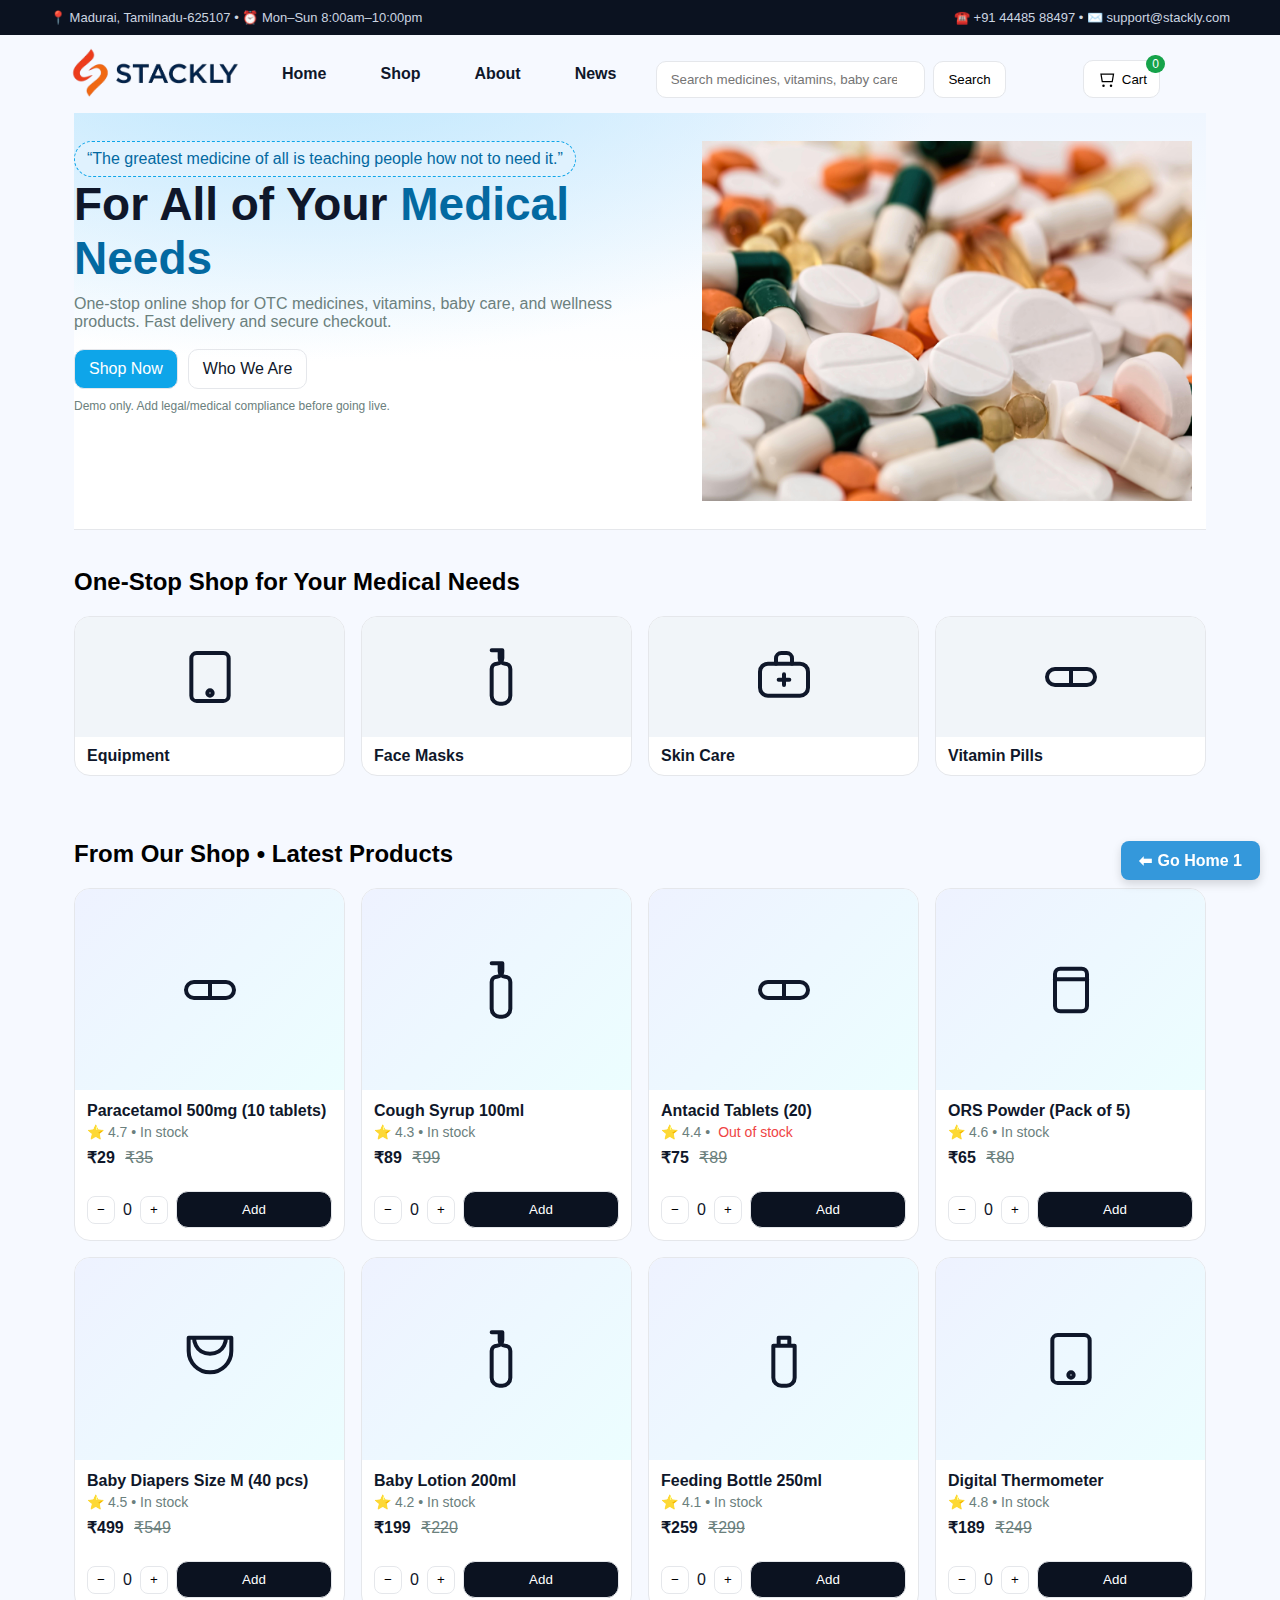
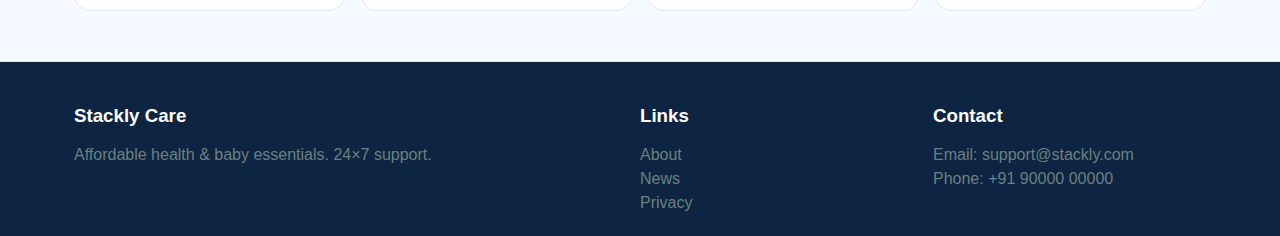
<file: home-page-2/index1.html>
<!DOCTYPE html>
<html lang="en">
<head>
  <meta charset="utf-8" />
  <meta name="viewport" content="width=device-width, initial-scale=1" />
  <title>Stackly – Online Pharmacy & Baby Care</title>
  <meta name="description" content="Professional pharmacy e‑commerce with dynamic pages (home, shop, product, cart, about). Pure HTML/CSS/JS." />
  <link rel="icon" href="data:image/svg+xml,%3Csvg xmlns='http://www.w3.org/2000/svg' viewBox='0 0 128 128'%3E%3Crect rx='24' width='128' height='128' fill='%230ea5e9'/%3E%3Cpath d='M33 64h62M64 33v62' stroke='white' stroke-width='16' stroke-linecap='round'/%3E%3C/svg%3E"/>
  	<link rel="preconnect" href="https://fonts.gstatic.com" crossorigin>
	<link href="https://fonts.googleapis.com/css2?family=Inter:wght@400;500;600;700;800&display=swap" rel="stylesheet">
  <!-- <link href="./animation.html"> -->
  <style>
    :root{
      --bg:#f6f9ff; --card:#ffffff; --ink:#0f172a; --muted:#6b807d; --line:#e5e7eb;
      --brand:#0ea5e9; --brand-2:#60a5fa; --accent:#16a34a; --warn:#ef4444;
      --radius:18px; h3{color: white;} h2{color: black;}
    }
    *{box-sizing:border-box}
    html,body{height:100%}
    body{margin:0; font-family: 'Segoe UI', sans-serif; color:var(--ink); background:var(--bg)}
    a{color:inherit; text-decoration:none}
    .container{max-width:1180px; margin-inline:auto; padding:0 24px}

    /* Topbar */
    .topbar{background:#0b1220; color:#cbd5e1; font-size:13px}
    .topbar .inner{display:flex; gap:16px; align-items:center; justify-content:space-between; padding:10px 0}
    .topbar .links{display:flex; gap:14px; flex-wrap:wrap}

      /* Header */
  /* header.site {
    position: sticky;
    top: 0;
    z-index: 40;
    backdrop-filter: saturate(180%) blur(10px);
    background: rgba(255, 255, 255, .9);
    border-bottom: 1px solid var(--line);
  } */

  .header-inner {
    display: flex;
    align-items: center;
    justify-content: space-between;
    gap: 20px;
    padding: 12px 20px;
  }

/* .logo img {
  margin: 0;          
  max-height: 50px;   
  width: auto;        
  display: block;     
} */

  .nav {
    display: flex;
    gap: 20px;
    font-weight: 600;
  }

  .nav a {
    padding: 8px 12px;
    border-radius: 8px;
    transition: 0.3s;
    margin-top: 10px;
    margin-left: 10px;
  }

  /* .nav a:hover {
    background: #f1f5f9;
  }

  .nav a.active {
    background: #e0f2fe;
    color: #0369a1;
  } */

  .search {
    flex: 1;
    max-width: 350px;
    display: flex;
    gap: 8px;
    margin-right: 50px;
    margin-top: 10px;
  }

  .search input {
    flex: 1;
    padding: 10px 14px;
    border-radius: 10px;
    border: 1px solid var(--line);
    background: var(--card);
  }

  .btn {
    padding: 10px 14px;
    border-radius: 10px;
    border: 1px solid var(--line);
    cursor: pointer;
  }

  .btn.primary {
    background: var(--brand);
    color: #fff;
  }

  .btn.secondary {
    background: #fff;
  }

  .icon-btn {
    display: inline-flex;
    align-items: center;
    gap: 6px;
    border: 1px solid var(--line);
    background: #fff;
    padding: 8px 12px;
    border-radius: 10px;
    cursor: pointer;
    position: relative;
    margin-top: 10px;
    margin-right: 50px;
  }

  .badge {
    position: absolute;
    top: -6px;
    right: -6px;
    background: var(--accent);
    color: #fff;
    font-size: 12px;
    padding: 2px 6px;
    border-radius: 999px;
  }

  /* Responsive */
  @media (max-width: 900px) {
    .header-inner {
      flex-wrap: wrap;
      justify-content: center;
    }
    .search {
      order: 3;
      flex: 1 1 100%;
      max-width: 100%;
    }
  }
    /* Hero */
    .hero{background:radial-gradient(1200px 600px at 20% -20%, #bae6fd 0%, transparent 55%), linear-gradient(180deg,#eff6ff, #fff 60%); border-bottom:1px solid var(--line)}
    .hero .inner{display:grid; grid-template-columns:1.2fr 1fr; gap:24px; padding:28px 0}
    .hero h1{font-size:clamp(28px,4vw,46px); margin:0 0 10px}
    .hero p{color:var(--muted); margin:0 0 18px}
    .hero .pill{display:inline-flex; gap:8px; align-items:center; padding:8px 12px; border:1px dashed var(--brand); border-radius:999px; color:#0369a1; background:#e0f2fe}
    /* .hero .banner{aspect-ratio:4/3; border-radius:var(--radius); border:1px solid var(--line); background:linear-gradient(160deg,#93c5fd,#67e8f9); display:grid; place-items:center} */

    /* Homepage Blocks */
    .home-cards{display:grid; grid-template-columns:repeat(4,1fr); gap:16px; margin:18px 0 8px}
    .tile{background:var(--card); border:1px solid var(--line); border-radius:16px; overflow:hidden}
    .tile .img{height:120px; display:grid; place-items:center; background:#f1f5f9}
    .tile h4{margin:10px 12px}

    .section{padding:18px 0}
    .section h3{margin:0 0 12px}

    /* Product Grid / Cards */
    .grid{display:grid; grid-template-columns:repeat(4,1fr); gap:16px}
    @media (max-width:1024px){.grid{grid-template-columns:repeat(3,1fr)} .hero .inner{grid-template-columns:1fr}}
    @media (max-width:720px){.grid{grid-template-columns:repeat(2,1fr)}}
    @media (max-width:480px){.grid{grid-template-columns:1fr}}

    .card{background:var(--card); border:1px solid var(--line); border-radius:16px; overflow:hidden; display:flex; flex-direction:column}
    .thumb{aspect-ratio:4/3; background:linear-gradient(135deg,#eef2ff,#ecfeff); display:grid; place-items:center}
    .content{padding:12px}
    .title{font-weight:700; margin:0 0 4px}
    .meta{font-size:14px; color:var(--muted); display:flex; align-items:center; gap:8px}
    .price{margin-top:8px; font-weight:800}
    .actions{margin-top:auto; padding:12px; display:flex; gap:8px}
    .qty{display:flex; align-items:center; gap:8px}
    .qty button{width:28px; height:28px; border-radius:8px; border:1px solid var(--line); background:#fff; cursor:pointer}
    .add{flex:1; border-radius:12px; border:1px solid var(--line); background:#0b1220; color:#fff; padding:10px; cursor:pointer}

    /* Views */
    main{min-height:60vh}
    .view{display:none}
    .view.active{display:block}

    /* Drawer / Modal */
    dialog{border:none; border-radius:16px; padding:0; width:min(96vw,720px)}
    .sheet{position:fixed; inset:0; display:none}
    .sheet.open{display:grid}
    .backdrop{position:absolute; inset:0; background:rgba(2,6,23,.5)}
    .panel{position:relative; margin-left:auto; width:min(96vw,420px); height:100vh; background:#fff; display:flex; flex-direction:column; border-left:1px solid var(--line)}
    .panel header{position:sticky; top:0; background:#fff; border-bottom:1px solid var(--line)}
    .panel header .titlebar{padding:12px 16px; display:flex; align-items:center; gap:8px; justify-content:space-between}
    .panel .body{padding:12px; overflow:auto}
    .panel footer{padding:12px; border-top:1px solid var(--line)}

    /* Footer */
    footer.site{margin-top:32px; border-top:1px solid var(--line); background: #0D2543}
    footer .inner{display:grid; grid-template-columns:2fr 1fr 1fr; gap:20px; padding:24px}
    @media (max-width:720px){footer .inner{grid-template-columns:1fr}}

    .muted{color:var(--muted)}
    .disclaimer{font-size:12px; color:var(--muted)}
    .toast{position:fixed; bottom:16px; left:50%; transform:translateX(-50%); background:#111827; color:#fff; padding:10px 14px; border-radius:10px; box-shadow:0 10px 30px rgba(0,0,0,.2); display:none}
    .toast.show{display:block}

.go-home-btn {
  position: fixed;
  bottom: 20px;
  right: 20px;
  background: linear-gradient(135deg, #ffe5d9, #cce7ff); /* peach-blue theme */
  color: #333;
  padding: 12px 20px;
  border-radius: 50px;
  font-weight: bold;
  text-decoration: none;
  display: inline-flex;
  align-items: center;
  gap: 8px;
  box-shadow: 0 4px 10px rgba(0,0,0,0.15);
  transition: all 0.3s ease;
  z-index: 1000;
}

.go-home-btn:hover {
  background: linear-gradient(135deg, #ffd4c2, #b3daff);
  transform: translateY(-3px);
  box-shadow: 0 6px 14px rgba(0,0,0,0.25);
}

/* Arrow animation */
.go-home-btn .arrow {
  display: inline-block;
  transition: transform 0.3s ease-in-out;
}

.go-home-btn:hover .arrow {
  transform: translateX(6px);
}

/* -------------------------
   Go Home Button (Reverse Arrow)
------------------------- */
.go-home-btn {
  display: inline-flex;
  align-items: center;
  gap: 6px;
  padding: 10px 18px;
  background: #3498db;
  color: #fff;
  border-radius: 8px;
  text-decoration: none;
  font-weight: 600;
  transition: background 0.3s ease;
}

.go-home-btn:hover {
  background: #2980b9;
}

.go-home-btn .arrow {
  display: inline-block;
  transition: transform 0.3s ease;
}

.go-home-btn:hover .arrow {
  transform: translateX(-6px); /* reverse animation */
}
  </style>
</head>
<body>
  <!-- Top bar -->
  <div class="topbar">
    <div class="inner container">
      <div class="links">📍 Madurai, Tamilnadu-625107 • ⏰ Mon–Sun 8:00am–10:00pm</div>
      <div class="links">☎️ +91 44485 88497 • ✉️ support@stackly.com</div>
    </div>
  </div>

<!-- Header -->
<header class="site">
  <div class="container header-inner">
    <nav class="nav" id="mainNav">
    <div class="logo">
      <img src="./stacklylogo.png" alt="Stackly Logo" width="170" height="50">
    </div>
      <a href="../index.html" data-route class="active">Home</a>
      <a href="#/shop" data-route>Shop</a>
      <a href="#/about" data-route>About</a>
      <a href="#/news" data-route>News</a>
    </nav>
    <form class="search" id="searchForm" role="search">
      <input type="search" id="searchInput" placeholder="Search medicines, vitamins, baby care…" />
      <button class="btn secondary" onclick="window.location.href='404.html'" type="submit">Search</button>
    </form>
    <button class="icon-btn" id="openCart" aria-haspopup="dialog" aria-controls="cartSheet" onclick="window.location.href='404.html'">
      <span class="badge" id="cartCount">0</span>
      <svg width="20" height="20" viewBox="0 0 24 24" fill="none" aria-hidden="true">
        <path d="M6 6h15l-1.5 9h-12z" stroke="currentColor" stroke-width="1.5"/>
        <circle cx="9" cy="20" r="1.5" fill="currentColor"/>
        <circle cx="18" cy="20" r="1.5" fill="currentColor"/>
      </svg>
      Cart
    </button>
  </div>
</header>

  <!-- Views -->
  <main class="container">
    <!-- HOME -->
    <section id="view-home" class="view active">
      <div class="hero">
        <div class="container inner">
          <div>
            <span class="pill">“The greatest medicine of all is teaching people how not to need it.”</span>
            <h1>For All of Your <span style="color:#0369a1">Medical Needs</span></h1>
            <p>One‑stop online shop for OTC medicines, vitamins, baby care, and wellness products. Fast delivery and secure checkout.</p>
            <div style="display:flex; gap:10px; flex-wrap:wrap">
              <!-- <a class="btn primary" href="#/shop">Shop Now</a> -->
              <a class="btn primary" onclick="window.location.href='404.html'">Shop Now</a>
              <!-- <a class="btn" href="#/about">Who We Are</a> -->
              <a class="btn" onclick="window.location.href='404.html'">Who We Are</a>
            </div>
            <p class="disclaimer" style="margin-top:10px">Demo only. Add legal/medical compliance before going live.</p>
              </div>
            
         
          <!-- <div class="banner" aria-hidden="true"> -->
            <img src="./pexels-pixabay-159211.jpg" alt="medicine" width="490" height="360">
          <!-- </div> -->
           <!-- <iframe src="./vecteezy_medicine-bottle-and-a-few-pills-and-capsules-animation-with_22399958.mp4" height="200" width="200" frameborder="0" scrolling="no" ></iframe> -->
        </div>
      </div>

      <div class="section">
        <h2>One‑Stop Shop for Your Medical Needs</h2>
        <div class="home-cards" id="homeCats"></div>
      </div>

      <div class="section">
        <h2>From Our Shop • Latest Products</h2>
        <div class="grid" id="homeLatest"></div>
      </div>
    </section>

    <!-- SHOP (list + filters) -->
    <section id="view-shop" class="view">
      <div class="section" style="display:flex; align-items:center; justify-content:space-between; gap:10px; flex-wrap:wrap">
        <div class="nav" style="gap:8px">
          <button class="btn" data-cat="all">All</button>
          <button class="btn" data-cat="medicine">Tablets & Syrups</button>
          <button class="btn" data-cat="wellness">Supplements</button>
          <button class="btn" data-cat="baby">Baby Care</button>
        </div>
        <div style="display:flex; gap:8px; align-items:center">
          <label class="muted" for="sortSelect">Sort</label>
          <select id="sortSelect">
            <option value="relevant">Most relevant</option>
            <option value="priceAsc">Price: Low to High</option>
            <option value="priceDesc">Price: High to Low</option>
            <option value="rating">Top rated</option>
          </select>
          <label class="muted" style="display:flex; align-items:center; gap:6px"><input type="checkbox" id="onlyInStock"/> In stock only</label>
        </div>
      </div>
      <div class="grid" id="shopGrid" aria-live="polite"></div>
    </section>

    <!-- PRODUCT (detail) -->
    <section id="view-product" class="view">
      <div id="productDetail"></div>
    </section>

    <!-- CART (page view, drawer also exists) -->
    <section id="view-cart" class="view">
      <h3>Your Cart</h3>
      <div id="cartPage"></div>
    </section>

    <!-- ABOUT / NEWS -->
    <section id="view-about" class="view">
      <h3>About</h3>
      <p class="muted">Medicines<br>

      We provide a wide range of trusted medicines from top pharmaceutical brands. Whether you need tablets, capsules, or injections, our products are sourced from certified pharmacies to ensure quality, safety, and affordability. With doorstep delivery, you can stay healthy without the hassle of visiting stores.</p>
        <p class="muted">Baby Products<br>Caring for your little one is our top priority. Our baby care collection includes diapers, wipes, skincare, baby food, and wellness essentials. All products are dermatologically tested, safe, and gentle for your baby’s delicate skin. Choose from leading baby brands with complete peace of mind.</p>
        <p class="muted">Healthy Syrups & Supplements<br>Boost your immunity and energy with our range of healthy syrups, tonics, and dietary supplements. From multivitamins to natural herbal syrups, we bring you products that support overall health, digestion, and immunity. Every item is checked for authenticity and quality before it reaches you.</p>
      <ul>
        <li>Licensed sellers only</li>
        <li>Cold‑chain packaging available</li>
        <li>Delivery free over ₹499</li>
      </ul>
    </section>

    <section id="view-news" class="view">
      <h3>Health & Pharmacy News</h3>
      <p class="muted">The field of medicine is continuously bringing inspiring progress that is improving the lives of millions around the world. <br>In recent years, doctors and researchers have achieved remarkable breakthroughs in treating chronic and life-threatening diseases. <br>For example, personalized medicine now allows treatments to be tailored to each individual’s genetic makeup, making cures more effective and with fewer side effects.<br>

Another uplifting development is the rise of advanced vaccines and preventive care. <br>Vaccines are now protecting not only against infectious diseases but also showing promise in preventing certain cancers and strengthening immunity in vulnerable groups. <br>Meanwhile, technology such as artificial intelligence, robotics, and telemedicine is transforming healthcare, enabling patients to receive quicker diagnoses, better surgical precision, and even remote consultations from the comfort of their homes.

<br>Medicine is also making strong strides in mental health care, with new therapies, digital apps, and awareness programs helping people overcome stress, anxiety, and depression. <br>In addition, regenerative medicine and stem cell research are opening doors to healing damaged organs, offering new hope for conditions once thought untreatable.

<br>These positive steps show that modern medicine is not just about curing illness—it’s about creating healthier, longer, and more fulfilling lives. <br>Every new discovery, every successful treatment, and every saved life is proof that the future of healthcare is brighter than ever. 🌿💙</p>
    </section>
  </main>

  <!-- Cart Drawer -->
  <div class="sheet" id="cartSheet" role="dialog" aria-modal="true" aria-label="Shopping cart">
    <div class="backdrop" data-close></div>
    <aside class="panel" role="document">
      <header>
        <div class="titlebar">
          <strong>Shopping Cart</strong>
          <button class="icon-btn" data-close aria-label="Close cart">✕</button>
        </div>
      </header>
      <div class="body" id="cartItems"></div>
      <footer>
        <div class="row"><span class="muted">Subtotal</span><strong id="subtotal">₹0</strong></div>
        <div class="row"><span class="muted">Delivery</span><span id="delivery">Free over ₹499</span></div>
        <div class="line"></div>
        <button class="btn primary" id="checkoutBtn">Checkout</button>
      </footer>
    </aside>
  </div>

  <!-- Checkout Modal -->
  <dialog id="checkoutDialog" aria-label="Checkout form">
    <form method="dialog" id="checkoutForm" style="padding:16px 16px 8px">
      <header style="display:flex; justify-content:space-between; align-items:center; gap:8px; padding:4px 2px 12px; border-bottom:1px solid var(--line)">
        <h3 style="margin:0">Secure Checkout</h3>
        <button class="icon-btn" value="cancel" aria-label="Close">✕</button>
      </header>
      <div style="display:grid; grid-template-columns:1fr 1fr; gap:12px; margin-top:12px">
        <label>Full name<input required name="name" placeholder="Your name"/></label>
        <label>Phone<input required name="phone" placeholder="10-digit phone" pattern="[0-9]{10}"/></label>
        <label style="grid-column:1/-1">Email<input required type="email" name="email" placeholder="you@email.com"/></label>
        <label style="grid-column:1/-1">Address<textarea required name="address" placeholder="House no, street, city, pincode" rows="3"></textarea></label>
      </div>
      <p class="disclaimer">Prescription medicines require a valid prescription at delivery. This demo does not process payments.</p>
      <div style="display:flex; gap:8px; justify-content:flex-end; border-top:1px solid var(--line); padding-top:12px; margin-top:12px">
        <button class="btn" value="cancel">Cancel</button>
        <button class="btn primary" id="placeOrderBtn" value="default">Place order</button>
      </div>
    </form>
  </dialog>

<!-- Go Home Button -->
<a href="../index.html" class="go-home-btn">
  <span class="arrow">⬅</span>
  <span>Go Home 1</span>
</a>

  <footer class="site">
    <div class="inner container">
      <div>
        <h3>Stackly Care</h3>
        <p class="muted">Affordable health & baby essentials. 24×7 support.</p>
      </div>
      <div>
        <h3>Links</h3>
        <ul style="list-style:none; padding:0; margin:6px 0 0; display:grid; gap:6px">
          <li><a href="#/about" class="muted">About</a></li>
          <li><a href="#/news" class="muted">News</a></li>
          <li><a href="#/home" class="muted">Privacy</a></li>
        </ul>
      </div>
      <div>
        <h3>Contact</h3>
        <ul style="list-style:none; padding:0; margin:6px 0 0; display:grid; gap:6px">
          <li class="muted">Email: support@stackly.com</li>
          <li class="muted">Phone: +91 90000 00000</li>
        </ul>
      </div>
    </div>
  </footer>

  <div class="toast" id="toast" role="status" aria-live="polite">Added to cart</div>

  <script>
    /** DATA **/
    const CATS = [
      {key:'medicine', name:'Tablets & Capsules'},
      {key:'wellness', name:'Mixtures & Syrups'},
      {key:'supp', name:'Dietary Supplements', mapTo:'wellness'},
      {key:'inject', name:'Injections & Drops', mapTo:'medicine'},
      {key:'equip', name:'Equipment', mapTo:'wellness'},
      {key:'mask', name:'Face Masks', mapTo:'wellness'},
      {key:'skin', name:'Skin Care', mapTo:'wellness'},
      {key:'vit', name:'Vitamins', mapTo:'wellness'},
    ];

    const PRODUCTS = [
      {id:'med1', name:'Paracetamol 500mg (10 tablets)', cat:'medicine', price:29, mrp:35, rating:4.7, stock:36, desc:'Pain & fever reducer. Read label before use.', img:'pill'},
      {id:'med2', name:'Cough Syrup 100ml', cat:'wellness', price:89, mrp:99, rating:4.3, stock:18, desc:'Soothing relief for dry cough.', img:'bottle'},
      {id:'med3', name:'Antacid Tablets (20)', cat:'medicine', price:75, mrp:89, rating:4.4, stock:0, desc:'For acidity & indigestion.', img:'pill'},
      {id:'med4', name:'ORS Powder (Pack of 5)', cat:'wellness', price:65, mrp:80, rating:4.6, stock:22, desc:'Rehydration salts. WHO formula.', img:'sachet'},
      {id:'baby1', name:'Baby Diapers Size M (40 pcs)', cat:'baby', price:499, mrp:549, rating:4.5, stock:15, desc:'12‑hr absorption, soft & breathable.', img:'diaper'},
      {id:'baby2', name:'Baby Lotion 200ml', cat:'baby', price:199, mrp:220, rating:4.2, stock:42, desc:'Gentle moisture for delicate skin.', img:'bottle'},
      {id:'baby3', name:'Feeding Bottle 250ml', cat:'baby', price:259, mrp:299, rating:4.1, stock:8, desc:'BPA‑free with anti‑colic vent.', img:'bottle2'},
      {id:'well1', name:'Digital Thermometer', cat:'wellness', price:189, mrp:249, rating:4.8, stock:33, desc:'Fast 10s read with memory.', img:'gadget'},
      {id:'well2', name:'First Aid Kit', cat:'wellness', price:349, mrp:399, rating:4.4, stock:11, desc:'Compact kit for home & travel.', img:'kit'},
      {id:'well3', name:'Hand Sanitizer 500ml', cat:'wellness', price:149, mrp:179, rating:4.0, stock:54, desc:'70% alcohol quick dry gel.', img:'bottle'},
    ];

    /** STATE **/
    const state = { q:'', cat:'all', sort:'relevant', inStock:false, view:'home',
      cart: JSON.parse(localStorage.getItem('qwerycare.cart')||'{}') };

    const Rs = n => `₹${n.toLocaleString('en-IN')}`;
    const saveCart = () => localStorage.setItem('qwerycare.cart', JSON.stringify(state.cart));
    const cartCount = () => Object.values(state.cart).reduce((a,b)=>a+b,0);
    const subtotal = () => Object.entries(state.cart).reduce((sum,[id,qty])=>{ const p = PRODUCTS.find(x=>x.id===id); return sum + (p ? p.price*qty : 0); },0);

    /** ICONS **/
    function icon(type){
      const base = `<svg width="64" height="64" viewBox="0 0 24 24" fill="none" stroke="currentColor" stroke-width="1.5" stroke-linecap="round" stroke-linejoin="round">`;
      const close = `</svg>`;
      const paths = {
        pill:`<rect x="3" y="9" width="18" height="6" rx="3"/><path d="M12 9v6"/>`,
        bottle:`<path d="M10 2h4v3a2 2 0 0 1-2 2 2 2 0 0 0-2 2v10a3 3 0 0 0 3 3h1a3 3 0 0 0 3-3V9a2 2 0 0 0-2-2 2 2 0 0 1-2-2V2z"/>`,
        bottle2:`<path d="M8 7h8v12a3 3 0 0 1-3 3H11a3 3 0 0 1-3-3V7zm2-3h4v3h-4V4z"/>`,
        sachet:`<rect x="6" y="4" width="12" height="16" rx="2"/><path d="M6 8h12"/>`,
        diaper:`<path d="M4 4h16v5a8 8 0 0 1-8 8 8 8 0 0 1-8-8V4zm2 0s0 6 6 6 6-6 6-6"/>`,
        gadget:`<rect x="5" y="3" width="14" height="18" rx="2"/><circle cx="12" cy="18" r="1"/>`,
        kit:`<rect x="3" y="7" width="18" height="12" rx="3"/><path d="M9 7V5a2 2 0 0 1 2-2h2a2 2 0 0 1 2 2v2M12 11v4M10 13h4"/>`
      };
      return base + (paths[type]||paths['kit']) + close;
    }

    /** RENDERERS **/
    const homeCats = document.getElementById('homeCats');
    const homeLatest = document.getElementById('homeLatest');

    function renderHome(){
      // Category tiles
      homeCats.innerHTML = ['Equipment','Face Masks','Skin Care','Vitamin Pills'].map((t,i)=>{
        const imgs=['gadget','bottle','kit','pill'];
        return `<div class="tile"><div class="img">${icon(imgs[i])}</div><h4>${t}</h4></div>`
      }).join('');
      // Latest products
      const latest = [...PRODUCTS].slice(0,8);
      homeLatest.innerHTML = latest.map(cardHTML).join('');
      latest.forEach(p=> bindCardHandlers(p.id));
    }

    function cardHTML(p){
      const qty = state.cart[p.id]||0;
      return `
      <article class="card">
        <div class="thumb" onclick="goTo('#/product/${p.id}')" role="button" title="View ${p.name}">${icon(p.img)}</div>
        <div class="content">
          <h4 class="title">${p.name}</h4>
          <div class="meta">⭐ ${p.rating} • ${p.stock>0? 'In stock' : '<span style=\'color:var(--warn)\'>Out of stock</span>'}</div>
          <div class="price">${Rs(p.price)} <span class="muted" style="text-decoration:line-through; font-weight:500; margin-left:6px">${Rs(p.mrp)}</span></div>
        </div>
        <div class="actions">
          <div class="qty">
            <button id="dec-${p.id}">−</button>
            <span>${qty}</span>
            <button id="inc-${p.id}">+</button>
          </div>
          <button onclick="window.location.href='404.html'" class="add" id="add-${p.id}" ${p.stock===0? 'disabled':''}>Add</button>
        </div>
      </article>`;
    }

    function bindCardHandlers(id){
      const p = PRODUCTS.find(x=>x.id===id); if(!p) return;
      const add = document.getElementById(`add-${id}`);
      const dec = document.getElementById(`dec-${id}`);
      const inc = document.getElementById(`inc-${id}`);
      add && add.addEventListener('click',()=> addToCart(id));
      dec && dec.addEventListener('click',()=> changeQty(id,-1));
      inc && inc.addEventListener('click',()=> changeQty(id,1));
    }

    // Shop view
    const shopGrid = document.getElementById('shopGrid');
    function renderShop(){
      let list = PRODUCTS.filter(p=>{
        const qOk = !state.q || p.name.toLowerCase().includes(state.q.toLowerCase());
        const cOk = state.cat==='all' || p.cat===state.cat; const sOk = !state.inStock || p.stock>0; return qOk && cOk && sOk;
      });
      if(state.sort==='priceAsc') list.sort((a,b)=>a.price-b.price);
      if(state.sort==='priceDesc') list.sort((a,b)=>b.price-a.price);
      if(state.sort==='rating') list.sort((a,b)=>b.rating-a.rating);
      shopGrid.innerHTML = list.map(cardHTML).join('') || `<p class="muted">No products found.</p>`;
      list.forEach(p=> bindCardHandlers(p.id));
    }

    // Product detail view
    const productDetail = document.getElementById('productDetail');
    function renderProduct(id){
      const p = PRODUCTS.find(x=>x.id===id);
      if(!p){ productDetail.innerHTML = `<p class='muted'>Product not found.</p>`; return; }
      const qty = state.cart[id]||0;
      productDetail.innerHTML = `
        <div class="tile" style="display:grid; grid-template-columns:1fr 1.3fr; gap:16px; padding:12px">
          <div class="img" style="height:280px">${icon(p.img)}</div>
          <div style="padding:6px 10px 10px">
            <h2 style="margin:4px 0">${p.name}</h2>
            <div class="meta">⭐ ${p.rating} • ${p.stock>0? 'In stock' : '<span style=\'color:var(--warn)\'>Out of stock</span>'}</div>
            <p class="muted">${p.desc}</p>
            <div style="display:flex; align-items:center; gap:12px; margin:10px 0">
              <strong style="font-size:20px">${Rs(p.price)}</strong>
              <span class="muted" style="text-decoration:line-through">${Rs(p.mrp)}</span>
            </div>
            <div style="display:flex; gap:8px">
              <div class="qty">
                <button onclick="changeQty('${id}',-1)">−</button>
                <span>${qty}</span>
                <button onclick="changeQty('${id}',1)">+</button>
              </div>
              <button class="btn primary" onclick="addToCart('${id}')" ${p.stock===0? 'disabled':''}>Add to cart</button>
              <button class="btn" onclick="openCart()">View cart</button>
            </div>
          </div>
        </div>`;
    }

    // Cart page
    const cartPage = document.getElementById('cartPage');
    function renderCartPage(){
      const entries = Object.entries(state.cart);
      if(entries.length===0){ cartPage.innerHTML = `<p class='muted'>Your cart is empty.</p>`; return; }
      cartPage.innerHTML = entries.map(([id,qty])=>{
        const p = PRODUCTS.find(x=>x.id===id);
        return `<div class='tile' style='display:grid; grid-template-columns:auto 1fr auto; gap:10px; padding:10px; align-items:center; margin-bottom:10px'>
          <div class='img' style='width:70px; height:70px'>${icon(p.img)}</div>
          <div><strong>${p.name}</strong><div class='muted'>${qty} × ${Rs(p.price)}</div></div>
          <div style='text-align:right'>
            <div><strong>${Rs(p.price*qty)}</strong></div>
            <div class='qty' style='justify-content:flex-end'>
              <button onclick="changeQty('${id}',-1)">−</button>
              <span>${qty}</span>
              <button onclick="changeQty('${id}',1)">+</button>
            </div>
          </div>
        </div>`;
      }).join('') + `<div style='display:flex; justify-content:space-between; align-items:center; margin-top:12px'><strong>Subtotal</strong><strong>${Rs(subtotal())}</strong></div>
      <div style='margin-top:10px; display:flex; gap:8px; justify-content:flex-end'><a class='btn' href='#/shop'>Continue shopping</a><button class='btn primary' onclick='openCart()'>Checkout</button></div>`;
    }

    /** CART (drawer) **/
    const cartSheet = document.getElementById('cartSheet');
    const cartItems = document.getElementById('cartItems');
    const cartCountEl = document.getElementById('cartCount');
    const subtotalEl = document.getElementById('subtotal');

    function openCart(){ cartSheet.classList.add('open'); document.body.style.overflow='hidden'; renderCartDrawer(); }
    function closeCart(){ cartSheet.classList.remove('open'); document.body.style.overflow=''; }

    function addToCart(id){ const p = PRODUCTS.find(x=>x.id===id); if(!p || p.stock===0) return; state.cart[id]=(state.cart[id]||0)+1; saveCart(); updateHeader(); showToast('Added to cart'); refreshActiveView(); }
    function changeQty(id,delta){ const cur=state.cart[id]||0; const next=Math.max(0,cur+delta); if(next===0) delete state.cart[id]; else state.cart[id]=next; saveCart(); updateHeader(); refreshActiveView(); if(cartSheet.classList.contains('open')) renderCartDrawer(); }

    function renderCartDrawer(){
      const entries = Object.entries(state.cart);
      if(entries.length===0){ cartItems.innerHTML = `<p class='muted'>Your cart is empty.</p>`; }
      else {
        cartItems.innerHTML = entries.map(([id,qty])=>{ const p = PRODUCTS.find(x=>x.id===id); return `
          <div style='display:grid; grid-template-columns:auto 1fr auto; gap:10px; align-items:center; padding:8px; border:1px solid var(--line); border-radius:12px; margin-bottom:10px'>
            <div style='width:56px; height:56px; border-radius:10px; background:#f1f5f9; display:grid; place-items:center'>${icon(p.img)}</div>
            <div><div style='font-weight:700'>${p.name}</div><div class='muted'>${qty} × ${Rs(p.price)}</div></div>
            <div style='display:grid; gap:6px; justify-items:end'>
              <strong>${Rs(p.price*qty)}</strong>
              <div class='qty'>
                <button onclick="changeQty('${id}',-1)">−</button>
                <span>${qty}</span>
                <button onclick="changeQty('${id}',1)">+</button>
              </div>
            </div>
          </div>`; }).join('');
      }
      subtotalEl.textContent = Rs(subtotal());
    }

    document.getElementById('openCart').addEventListener('click', openCart);
    document.querySelectorAll('[data-close]').forEach(el=> el.addEventListener('click', closeCart));

    document.getElementById('checkoutBtn').addEventListener('click', ()=>{ if(Object.keys(state.cart).length===0) return showToast('Your cart is empty'); document.getElementById('checkoutDialog').showModal(); });
    document.getElementById('checkoutForm').addEventListener('submit', e=>{ e.preventDefault(); const form=e.target; if(!form.reportValidity()) return; const data=Object.fromEntries(new FormData(form).entries()); showToast(`Order placed! Thank you, ${data.name}.`); form.reset(); state.cart={}; saveCart(); updateHeader(); refreshActiveView(); renderCartDrawer(); document.getElementById('checkoutDialog').close(); closeCart(); });

    /** SEARCH + FILTERS (shop) **/
    document.getElementById('searchForm').addEventListener('submit', e=>{ e.preventDefault(); state.q = document.getElementById('searchInput').value; if(state.view!=='shop') goTo('#/shop'); else renderShop(); });
    document.getElementById('sortSelect').addEventListener('change', e=>{ state.sort=e.target.value; renderShop(); });
    document.getElementById('onlyInStock').addEventListener('change', e=>{ state.inStock=e.target.checked; renderShop(); });
    document.querySelector('#view-shop .section .nav').addEventListener('click', e=>{ if(e.target.matches('[data-cat]')){ state.cat=e.target.dataset.cat; renderShop(); } });

    /** ROUTER **/
    const VIEWS = {
      home: document.getElementById('view-home'),
      shop: document.getElementById('view-shop'),
      product: document.getElementById('view-product'),
      cart: document.getElementById('view-cart'),
      about: document.getElementById('view-about'),
      news: document.getElementById('view-news'),
    };

    function goTo(hash){ location.hash = hash; }
    function setActiveNav(){ document.querySelectorAll('.nav a[data-route]').forEach(a=>{ const p=a.getAttribute('href').slice(2); a.classList.toggle('active', state.view===p); }); }
    function showView(key){ Object.values(VIEWS).forEach(v=> v.classList.remove('active')); VIEWS[key]?.classList.add('active'); setActiveNav(); }

    function parseHash(){
      const h = location.hash.slice(2) || 'home'; // format: /view or /product/id
      const [view, id] = h.split('/');
      state.view = view; showView(view);
      if(view==='home') renderHome();
      if(view==='shop') renderShop();
      if(view==='product') renderProduct(id);
      if(view==='cart') renderCartPage();
      if(view==='about'||view==='news') {/* static */}
    }

    window.addEventListener('hashchange', parseHash);

    /** UTILS **/
    const toast = document.getElementById('toast');
    let toastTimer; function showToast(msg){ toast.textContent = msg; toast.classList.add('show'); clearTimeout(toastTimer); toastTimer = setTimeout(()=> toast.classList.remove('show'), 1600); }
    function updateHeader(){ document.getElementById('cartCount').textContent = cartCount(); }
    function refreshActiveView(){ if(state.view==='home') renderHome(); if(state.view==='shop') renderShop(); if(state.view==='product'){ const id=location.hash.split('/')[2]; renderProduct(id);} if(state.view==='cart') renderCartPage(); }

    // Init
    updateHeader();
    parseHash();
  </script>
  <script src="./script.js"></script>
</body>
</html>
</file>
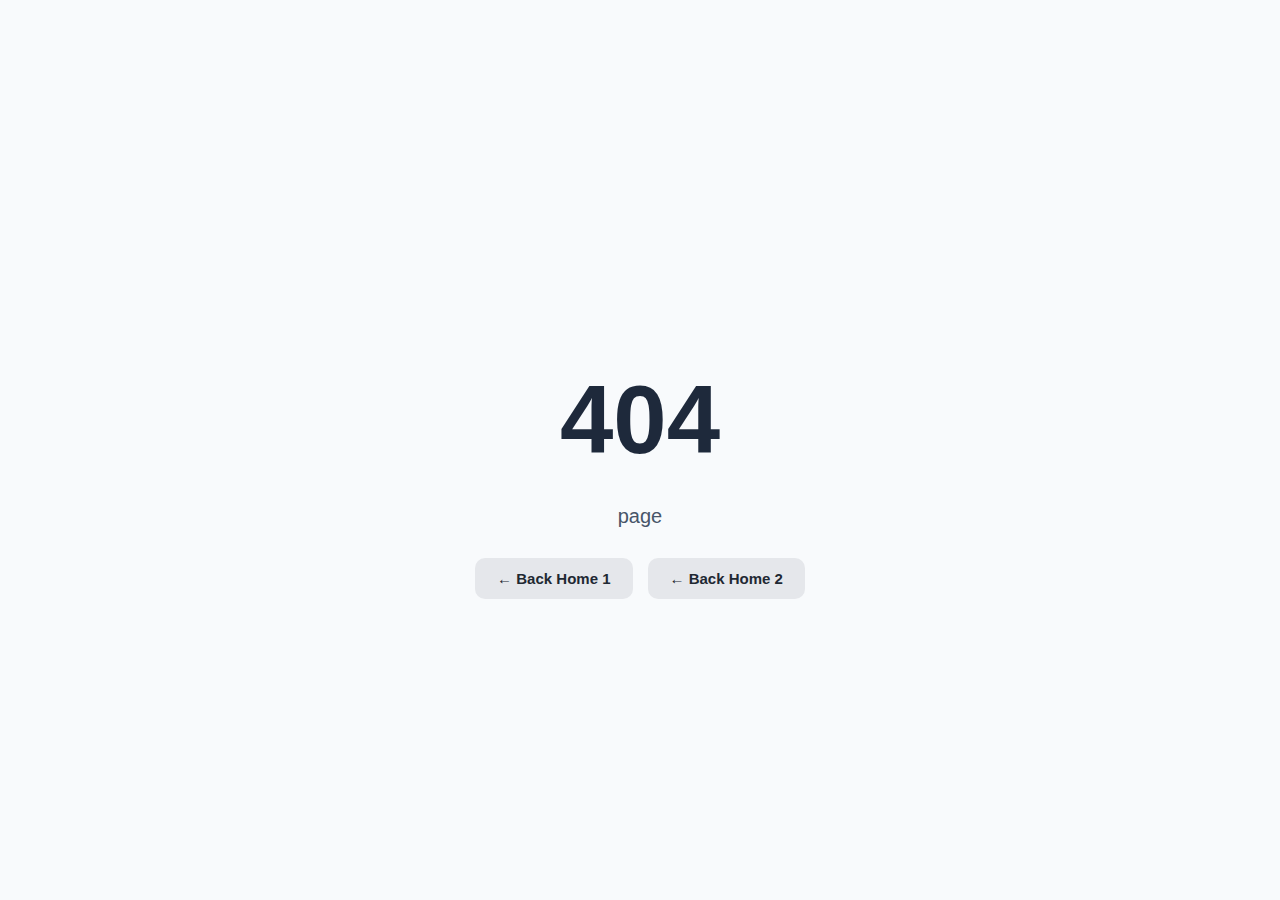
<file: hospital_project/404page.html>
<!DOCTYPE html>
<html lang="en">
<head>
    <meta charset="UTF-8">
    <meta name="viewport" content="width=device-width, initial-scale=1.0">
    <title>404</title>
    <link rel="stylesheet" href="./404style.css">
</head>
<style>
    /* ===== 404 PAGE BASE ===== */
body {
  margin: 0;
  min-height: 100vh;
  display: flex;
  flex-direction: column;
  justify-content: center;
  align-items: center;
  font-family: 'Segoe UI', sans-serif;
  background: #f8fafc;
  text-align: center;
}

h1 {
  font-size: 96px;
  color: #1e293b;
  margin-bottom: 10px;
}

p {
  font-size: 20px;
  color: #475569;
  margin-bottom: 30px;
}

/* ===== BUTTON GROUP ===== */
.btn-group {
  display: flex;
  gap: 15px;
  flex-wrap: wrap;
  justify-content: center;
}

/* COMMON BUTTON STYLE */
.btn {
  text-decoration: none;
  padding: 12px 22px;
  border-radius: 10px;
  font-weight: 600;
  font-size: 15px;
  transition: all 0.3s ease;
  display: inline-flex;
  align-items: center;
  gap: 6px;
}

/* Back Home 1 (Primary) */
.btn-home1 {
  background: #e5e7eb;
  color: #1f2933;
}

.btn-home1:hover {
  background: #d1d5db;
  transform: translateY(-3px);
}

/* Back Home 2 (Secondary) */
.btn-home2 {
  background: #e5e7eb;
  color: #1f2933;
}

.btn-home2:hover {
  background: #d1d5db;
  transform: translateY(-3px);
}

/* ===== MOBILE ===== */
@media (max-width: 360px) {
  .btn-group {
    flex-direction: column;
  }

  .btn {
    width: 100%;
    justify-content: center;
  }
}

</style>
<body>
    <h1>404</h1>
    <p>page</p>
    <div class="btn-group">
  <a href="index.html" class="btn btn-home1">← Back Home 1</a>
  <a href="index2.html" class="btn btn-home2">← Back Home 2</a>
</div>
</body>
</html>
</file>
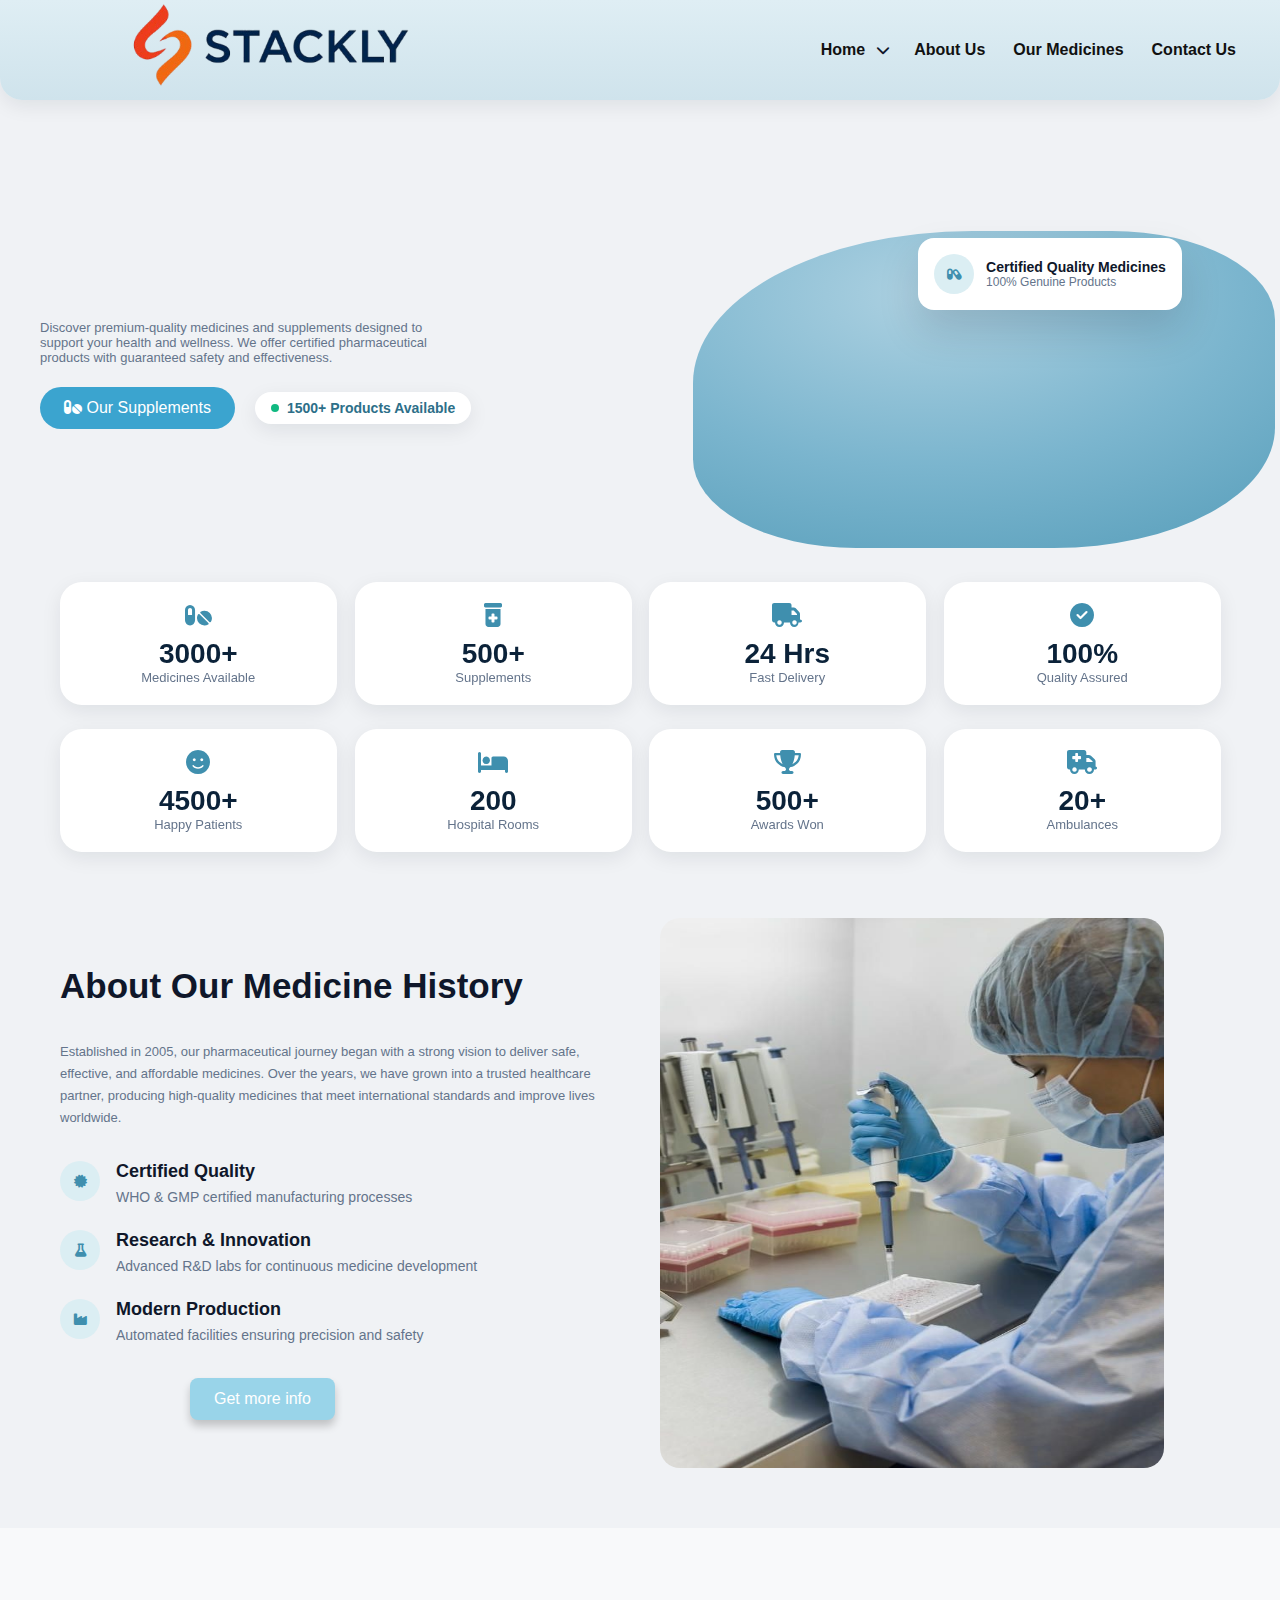
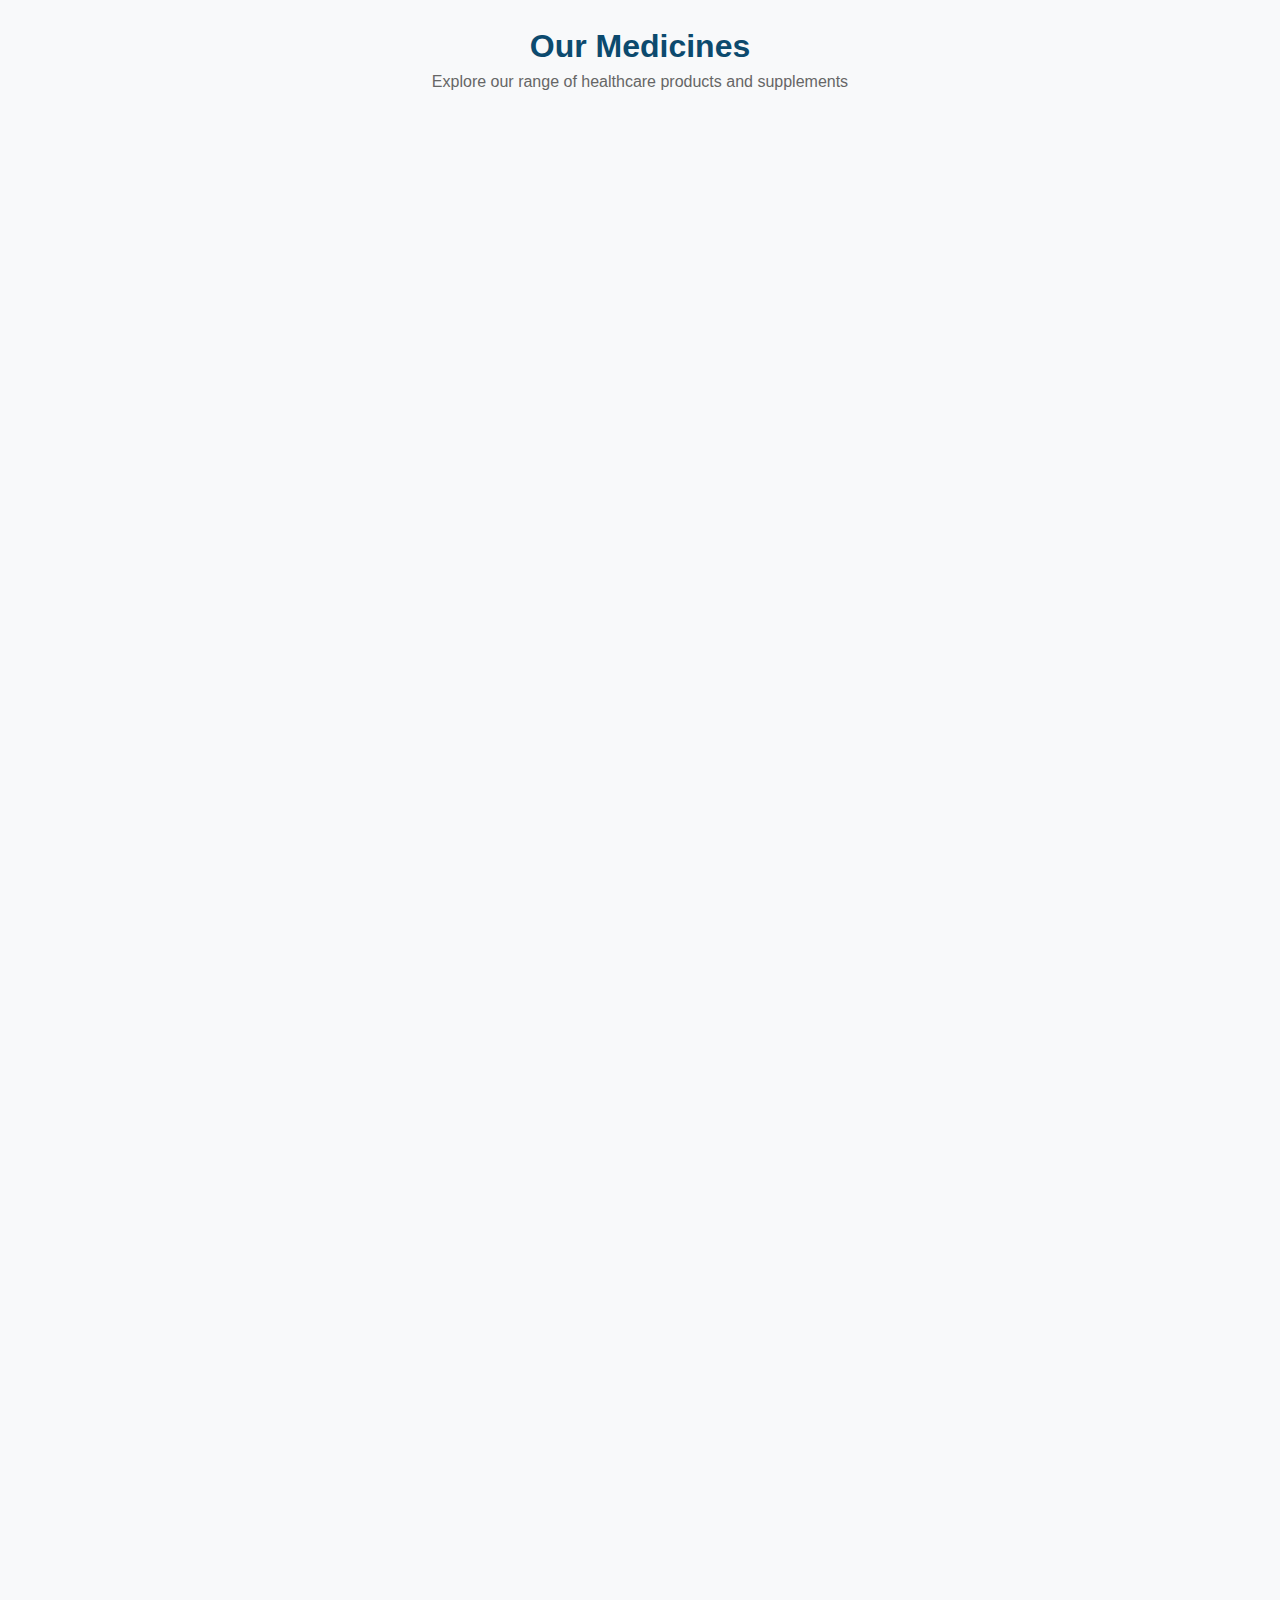
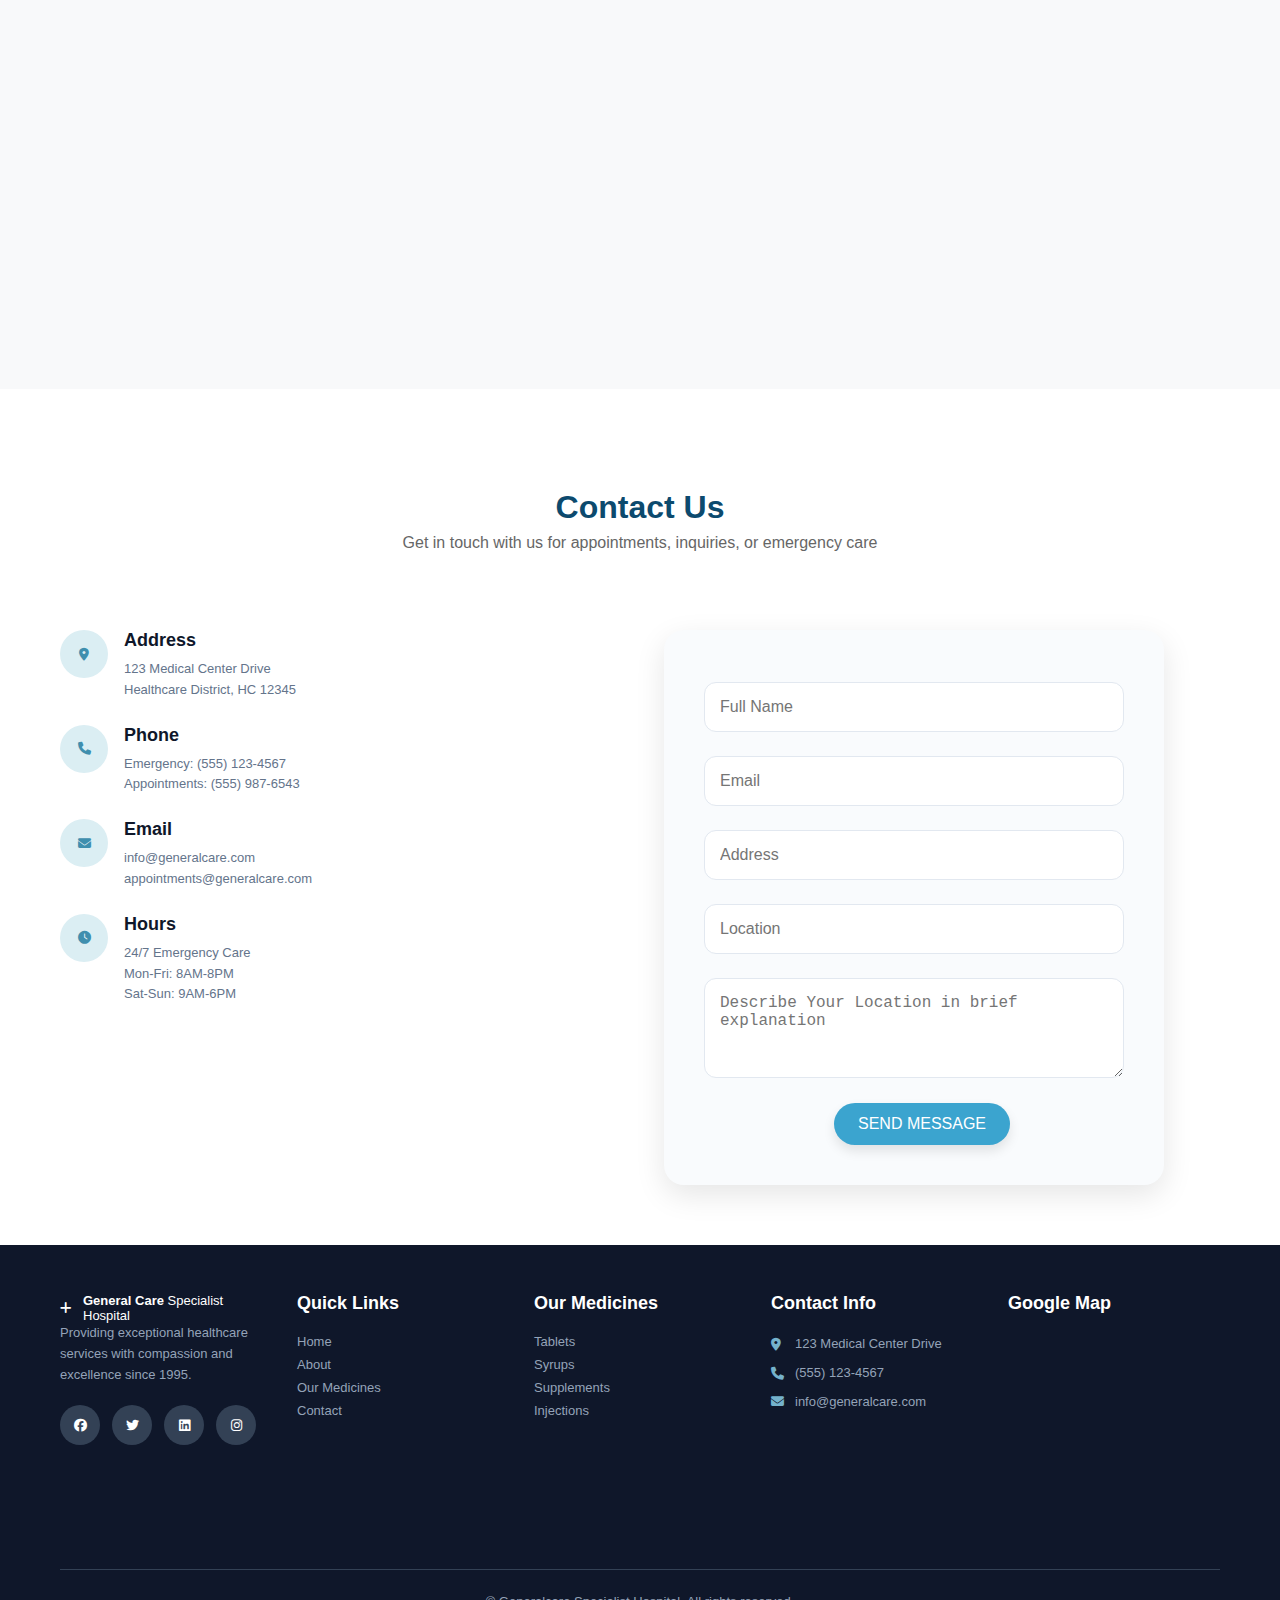
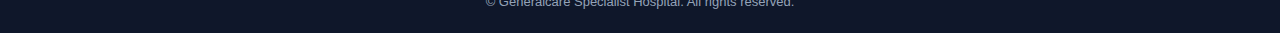
<file: hospital_project/index2.html>
<!DOCTYPE html>
<html lang="en">
<head>
  <meta charset="UTF-8">
  <meta name="viewport" content="width=device-width, initial-scale=1.0"/>
  <title>General Care Specialist Hospital</title>

  <link rel="stylesheet" href="style.css">
  <link rel="stylesheet" href="checkstyle.css">
  <!-- <link rel="stylesheet" href="index2.css"> -->
<link href="https://cdnjs.cloudflare.com/ajax/libs/font-awesome/6.5.0/css/all.min.css" rel="stylesheet">
  <link href="https://fonts.googleapis.com/css2?family=Inter:wght@400;600;700" rel="stylesheet">
  <link rel="stylesheet" href="https://cdnjs.cloudflare.com/ajax/libs/font-awesome/6.4.0/css/all.min.css">

<!-- ✅ SINGLE STYLE BLOCK -->
<style>

* { box-sizing: border-box; margin: 0; padding: 0; }

/* -------- Panel -------- */
.panel {
  position: fixed;
  top: 0;
  right: -100%;
  width: 380px;
  height: 100%;
  background: linear-gradient(135deg, #e0f2fe, #ffe4e1);
  padding: 20px;
  transition: right 0.4s ease;
  z-index: 1200;
  overflow-y: auto;
}
.panel.open { right: 0; }

.panel img {
  width: 100%;
  max-height: 250px;
  object-fit: cover;
  border-radius: 10px;
  margin-top: 40px;
}

/* -------- Overlay -------- */
.overlay {
  position: fixed;
  inset: 0;
  background: rgba(0,0,0,.4);
  display: none;
  z-index: 1100;
}
.overlay.show { display: block; }

/* -------- Close Button -------- */
.close-btn {
  position: absolute;
  right: 15px;
  top: 15px;
  background: #f97316;
  color: white;
  border: none;
  padding: 6px 12px;
  border-radius: 6px;
  cursor: pointer;
}
.close-btn:hover { background: #ea580c; }

/* Dropdown Base */
.dropdown {
  position: relative;
}

.dropdown-menu {
  display: none;
  position: absolute;
  background: #fff;
  padding: 10px 0;
  border-radius: 8px;
  min-width: 150px;
  top: 100%;
  left: 0;
  box-shadow: 0px 4px 12px rgba(0, 0, 0, 0.15);
  z-index: 1000;
}

.dropdown-menu.show {
  display: block;
}

.dropdown-menu li {
  list-style: none;
}

.dropdown-menu li a {
  display: block;
  padding: 10px 15px;
  color: #333;
  text-decoration: none;
}

.dropdown-menu li a:hover {
  background: #f1f1f1;
}

/* Arrow Styling */
.arrow-btn {
  cursor: pointer;
  margin-left: 5px;
  font-size: 14px;
}

.dropdown {
  position: relative;
  display: inline-block;
}

/* Home + Arrow container */
.dropdown-toggle {
  display: inline-flex;
  align-items: center;
  cursor: pointer;
}

/* Remove gap between Home & arrow */
.dropdown-toggle .home-link {
  margin-right: 3px;
  color: black;
  text-decoration: none;
}

/* Arrow */
.arrow-btn {
  font-size: 14px;
  margin-left: 0;
}

/* Dropdown list */
.dropdown-menu {
  display: none;
  position: absolute;
  background: white;
  padding: 10px 0;
  border-radius: 8px;
  min-width: 150px;
  top: 100%;
  left: 0;
  list-style: none;
  box-shadow: 0 4px 12px rgba(0,0,0,0.15);
  z-index: 1000;
}

.dropdown-menu.show {
  display: block;
}

.dropdown-menu li a {
  display: block;
  padding: 10px 15px;
  color: #333;
  text-decoration: none;
}

.dropdown-menu li a:hover {
  background: #f1f1f1;
}

/* DROPDOWN BASE */
.dropdown {
  position: relative;
  display: inline-block;
}

.dropdown-toggle {
  display: inline-flex;
  align-items: center;
  gap: 4px;
  cursor: pointer;
}

.dropdown-toggle .home-link {
  padding: 6px 4px;
  text-decoration: none;
  font-weight: 600;
  color: #111;
}

.arrow-btn {
  background: none;
  border: none;
  font-size: 14px;
  padding: 6px;
  cursor: pointer;
  line-height: 1;
}

/* DROPDOWN MENU */
.dropdown-menu {
  display: none;
  position: absolute;
  top: calc(100% + 6px);
  left: 0;
  background: white;
  padding: 8px 0;
  border-radius: 8px;
  min-width: 160px;
  box-shadow: 0 4px 12px rgba(0,0,0,0.15);
  z-index: 1000;
}

.dropdown-menu.show {
  display: block;
}

.dropdown-menu li {
  list-style: none;
}

.dropdown-menu li a {
  display: block;
  padding: 10px 14px;
  text-decoration: none;
  color: #333;
}

.dropdown-menu li a:hover {
  background: #f1f1f1;
}

/* SIDEBAR DROPDOWN */
.sidebar .dropdown {
  display: block;
}

.sidebar .dropdown-toggle {
  width: 100%;
  justify-content: flex-start;
}

.sidebar .dropdown-menu {
  position: static;
  box-shadow: none;
  border: 1px solid #eee;
  padding: 6px;
  margin-top: 5px;
}

/* DESKTOP NAV */
.navbar-menu {
  display: flex;
  align-items: center;
  gap: 20px;
}

/* DROPDOWN FIX */
.dropdown-toggle {
  display: inline-flex;
  align-items: center;
  gap: 5px;
  cursor: pointer;
}

.dropdown-toggle .home-link {
  font-weight: 600;
  text-decoration: none;
  color: #111;
}

.dropdown-menu {
  display: none;
  position: absolute;
  background: white;
  list-style: none;
  padding: 10px 0;
  min-width: 150px;
  top: calc(100% + 5px);
  left: 0;
  border-radius: 8px;
  box-shadow: 0 4px 12px rgba(0,0,0,0.15);
}

.dropdown-menu.show {
  display: block;
}

/* MOBILE MENU */
.mobile-menu {
  display: none;
  flex-direction: column;
  background: white;
  padding: 20px;
  gap: 10px;
  border-top: 1px solid #eee;
}

.hamburger {
  display: none;
  font-size: 28px;
  cursor: pointer;
}

/* MOBILE RESPONSIVE */
@media (max-width: 768px) {
  .navbar-menu { display: none; }
  .hamburger { display: block; }

  .mobile-menu.show { display: flex; }

  .mobile-dropdown .dropdown-menu {
    position: static;
    box-shadow: none;
    padding-left: 15px;
    border-left: 2px solid #ddd;
  }
}

/* FIX NAV LINK COLORS */
.navbar-menu li a,
.mobile-menu li a {
  text-decoration: none !important;
  color: #111 !important;
  font-weight: 600;
  font-size: 16px;
}

/* Hover effect (optional) */
.navbar-menu li a:hover,
.mobile-menu li a:hover {
  color: #0077b6 !important;
}

/* Active/visited fix */
.navbar-menu li a:visited,
.mobile-menu li a:visited {
  color: #111 !important;
  text-decoration: none !important;
}


.navbar-menu li a,
.mobile-menu li a {
  color: #111;
  font-weight: 600;
  text-decoration: none;
  padding: 6px 4px;
}

/* FIX NAV SIZES + REMOVE DOTS */

/* Remove dot/bullet from ALL nav list items */
.navbar-menu li,
.mobile-menu li {
    list-style: none !important;
}

/* Make all nav links same size & style */
.navbar-menu li a,
.mobile-menu li a,
.dropdown-toggle .home-link {
    color: #111 !important;
    font-weight: 600 !important;
    font-size: 16px !important;   /* SAME SIZE for all */
    text-decoration: none !important;
    padding: 6px 4px;
}

/* Remove extra gap near Home arrow */
.dropdown-toggle {
    display: inline-flex;
    align-items: center;
    gap: 4px;
}

.arrow-btn {
    font-size: 14px;
    padding: 0;
}

/* ===== FIX ABOUT IMAGE VISIBILITY ===== */
.about-image,
.about-image img {
  display: block !important;
  opacity: 1 !important;
  visibility: visible !important;
  transform: none !important;
  position: relative !important;
  z-index: 1 !important;
}

.about-inner {
  display: flex;
  gap: 40px;
  align-items: center;
}

.about-content,
.about-image {
  flex: 1;
}

.about-image img {
  width: 90%;
  height: 550px;
  border-radius: 20px;
}

/* ==============================
   MEDICINES FLIP-UP ANIMATION
============================== */

/* Perspective for 3D effect */
.medicine-cards {
  perspective: 1200px;
}

/* Base state (hidden) */
.medicine-item {
  opacity: 0;
  transform: rotateX(90deg) translateY(40px);
  transform-origin: bottom;
  transition: transform 1.3s ease-in-out, opacity 1s ease-in-out;
  will-change: transform, opacity;
}

/* Visible state (on load) */
.medicine-item {
  animation: medicineFlipUp 1.3s ease-in-out forwards;
}

/* Stagger effect */
.medicine-link:nth-child(1) .medicine-item { animation-delay: 0.1s; }
.medicine-link:nth-child(2) .medicine-item { animation-delay: 0.25s; }
.medicine-link:nth-child(3) .medicine-item { animation-delay: 0.4s; }
.medicine-link:nth-child(4) .medicine-item { animation-delay: 0.55s; }

@keyframes medicineFlipUp {
  0% {
    opacity: 0;
    transform: rotateX(90deg) translateY(40px);
  }
  100% {
    opacity: 1;
    transform: rotateX(0deg) translateY(0);
  }
}

  .medicine-cards {
    display: grid;
    grid-template-columns: 1fr;   /* 1 column */
    gap: 16px;
  }

  .medicine-item {
    display: flex;
    flex-direction: column;      /* image on top, text below */
    align-items: center;
    text-align: center;
  }

  .medicine-item img {
    width: 100%;
    max-width: 280px;
    height: auto;
    border-radius: 10px;
  }

  .medicine-content {
    padding: 12px;
  }

  .medicine-content h3 {
    font-size: 1.1rem;
  }

  .medicine-content p {
    font-size: 0.9rem;
  }
</style>
</head>

<body>

<header class="navbar">
  <div class="container nav-inner">

    <!-- BRAND -->
    <div class="brand">
      <div class="logo">
        <a href="index2.html">
    <img src="./stacklylogo.png" alt="stacklylogo">
  </a>
      </div>
    </div>

    <!-- MOBILE HAMBURGER (VISIBLE ONLY ON MOBILE) -->
    <div class="hamburger" onclick="toggleMobileMenu()">
      <i class="fas fa-bars"></i>
    </div>

    <!-- DESKTOP MENU -->
    <ul class="navbar-menu" id="desktopMenu">

      <!-- DESKTOP DROPDOWN -->
      <li class="dropdown">
        <div class="dropdown-toggle" onclick="toggleDropdown(this)">
          <span class="home-link">Home</span>
          <i class="fas fa-chevron-down arrow-btn"></i>
        </div>

        <ul class="dropdown-menu">
          <li><a href="index.html">Home 1</a></li>
        </ul>
      </li>

      <li><a href="#about">About Us</a></li>
      <li><a href="#medicines">Our Medicines</a></li>
      <li><a href="#contact">Contact Us</a></li>

    </ul>

  </div>

  <!-- MOBILE MENU DROPDOWN -->
  <ul class="mobile-menu" id="mobileMenu">

    <!-- MOBILE DROPDOWN -->
    <li class="dropdown mobile-dropdown">
      <div class="dropdown-toggle" onclick="toggleDropdown(this)">
        <span class="home-link">Home</span>
        <i class="fas fa-chevron-down arrow-btn"></i>
      </div>

      <ul class="dropdown-menu">
        <li><a href="index.html">Home 1</a></li>
      </ul>
    </li>

    <li><a href="#about">About Us</a></li>
    <li><a href="#medicines">Our Medicines</a></li>
    <li><a href="#contact">Contact Us</a></li>
  </ul>

</header>
  <style>
    /* ---------- Global ---------- */
    * {
      box-sizing: border-box;
    }

    body {
      background: #f0f2f5;
      font-family: 'Segoe UI', sans-serif;
      margin: 0;
      padding: 0;
    }



	 .section-header {
      text-align: center;
      padding: 40px 20px 20px;
	  
    }

    .section-header h2 {
      font-size: 2rem;
      margin-bottom: 8px;
      color: #0c4a6e;
    }
    .section-header .subtle {
      color: #555;
      font-size: 1rem;
    }



    /* Right Slide Panel */
    .panel {
      position: fixed;
      top: 0;
      right: -100%;
      width: 400px;
      max-width: 90%;
      height: 100%;
      background: linear-gradient(135deg, #e0f2fe, #ffe4e1);
      box-shadow: -4px 0 20px rgba(0,0,0,0.2);
      padding: 20px;
      transition: right 0.5s ease;
      z-index: 1001;
      overflow-y: auto;
    }
    .panel.open {
      right: 0;
    }
    .panel-header {
      display: flex;
      justify-content: space-between;
      align-items: center;
    }
    .panel-header h3 {
      margin: 0;
      color: #0c4a6e;
    }
    .close-btn {
      background: #f97316;
      color: white;
      border: none;
      padding: 6px 12px;
      border-radius: 6px;
      cursor: pointer;
      font-size: 14px;
    }
    .close-btn:hover {
      background: #ea580c;
    }
    .panel img {
      width: 100%;
      border-radius: 12px;
      margin: 15px 0;
      max-height: 200px;
      object-fit: cover;
    }
    .panel p {
      color: #333;
      line-height: 1.5;
    }

    /* Background overlay */
    .overlay {
      position: fixed;
      inset: 0;
      background: rgba(0,0,0,0.5);
      opacity: 0;
      visibility: hidden;
      transition: opacity 0.3s ease;
      z-index: 1000;
    }
    .overlay.show {
      opacity: 1;
      visibility: visible;
    }

	#panelImage {
  width: 100%;          /* take full width of panel */
  max-height: 300px;    /* keep it short, so text fits */
  object-fit: cover;    /* crops edges, keeps aspect ratio */
  border-radius: 12px;  /* rounded corners */
  margin: 15px 0;
  display: block;
  margin-top: 50px;
  box-shadow: 0 6px 8px rgba(0, 0, 0, 0.2);
 }

 /* Slide Panel */
.info-panel {
  position: fixed;
  top: 0;
  right: -100%; /* hidden by default */
  width: 400px;
  height: 100%;
  background: linear-gradient(135deg, #ffe5d9, #cce7ff); /* peach-blue theme */
  box-shadow: -4px 0 12px rgba(0, 0, 0, 0.2);
  padding: 20px;
  transition: right 0.4s ease-in-out;
  z-index: 999;
  overflow-y: auto;
  display: flex;
  flex-direction: column;
  gap: 16px;
}

.info-panel.open {
  right: 0; /* slide in when open */
}

.info-panel img {
  max-width: 100%;
  border-radius: 10px;
}


  </style>
</head>
<style>
/* -------------------------
   Navbar Responsive Toggle
------------------------- */
.nav-links {
  display: flex;
  gap: 20px;
}

@media (max-width: 768px) {
  .nav-links {
    display: none;
    flex-direction: column;
    background: #ffffff;
    position: absolute;
    top: 60px;
    right: 20px;
    padding: 20px;
    border-radius: 10px;
    box-shadow: 0 6px 12px rgba(0, 0, 0, 0.15);
    z-index: 1000;
  }

  .nav-links.open {
    display: flex;
  }

  #mobileMenuBtn {
    display: block;
    cursor: pointer;
    font-size: 1.5rem;
    color: #2c3e50;
  }
}

/* -------------------------
   Service Panel Styling
------------------------- */
.panel {
  position: fixed;
  right: -400px;
  top: 0;
  width: 350px;
  height: 100%;
  background: #ffffff;
  box-shadow: -4px 0 12px rgba(0, 0, 0, 0.15);
  padding: 20px;
  transition: right 0.4s ease;
  z-index: 1200;
  overflow-y: auto;
}

.panel.open {
  right: 0;
}

.overlay {
  position: fixed;
  top: 0;
  left: 0;
  width: 100%;
  height: 100%;
  background: rgba(0, 0, 0, 0.4);
  display: none;
  z-index: 1100;
}

.overlay.show {
  display: block;
}

.panel img {
  width: 100%;
  border-radius: 10px;
  margin: 15px 0;
}

/* -------------------------
   Close Button
------------------------- */
.close-btn {
  position: absolute;
  top: 15px;
  right: 15px;
  background: #e74c3c;
  color: #fff;
  border: none;
  font-size: 1.3rem;
  padding: 5px 10px;
  border-radius: 50%;
  cursor: pointer;
  transition: background 0.3s ease;
}

.close-btn:hover {
  background: #c0392b;
}

/* -------------------------
   Go Home Button (Reverse Arrow)
------------------------- */
.go-home-btn {
  display: inline-flex;
  align-items: center;
  gap: 6px;
  padding: 10px 18px;
  background: #3498db;
  color: #fff;
  border-radius: 8px;
  text-decoration: none;
  font-weight: 600;
  transition: background 0.3s ease;
}

.go-home-btn:hover {
  background: #2980b9;
}

.go-home-btn .arrow {
  display: inline-block;
  transition: transform 0.3s ease;
}

.go-home-btn:hover .arrow {
  transform: translateX(-6px); /* reverse animation */
}

/* ===== HERO H2 FLIP-UP ===== */
.hero-copy {
  perspective: 1200px;
}

.flip-up-text {
  opacity: 0;
  transform-origin: bottom;
  animation: heroFlipUp 1.6s ease-in-out forwards;
}

@keyframes heroFlipUp {
  0% {
    opacity: 0;
    transform: rotateX(90deg) translateY(30px);
  }
  100% {
    opacity: 1;
    transform: rotateX(0deg) translateY(0);
  }
}

/* 📱 Extra Small Devices (360px and below) */
@media screen and (max-width: 360px) {

  .about-inner {
    display: flex;
    flex-direction: column;
  }

  .about-content {
    text-align: left;
  }

  .about-image {
    order: 2;              /* image goes below content */
    margin-top: 20px;
    display: flex;
    justify-content: center;
  }

  .about-image img {
    width: 100%;
    max-width: 300px;
    height: auto;
    border-radius: 10px;
  }

  .about-content button {
    width: 100%;
    margin-top: 15px;
  }

  .about-features {
    gap: 15px;
  }

  .feature {
    align-items: flex-start;
  }
}

</style>


<main>
<section class="hero" id="home">
  <div class="container hero-inner">
    <div class="hero-copy">
      <h2 class="flip-up-text">Trusted Medicines for a Healthier Life</h2>
      <p>
        Discover premium-quality medicines and supplements designed to
        support your health and wellness. We offer certified pharmaceutical
        products with guaranteed safety and effectiveness.
      </p>

      <div class="cta-row">
        <a href="#medicines" class="btn btn-primary">
          <i class="fas fa-pills"></i>
          Our Supplements
        </a>
        <div class="online-chip">
          <span class="dot"></span> 
          1500+ Products Available
        </div>
      </div>
    </div>

    <div class="hero-visual">
      <div class="blob"></div>
<img src="images/medicines.jpeg"
     alt="Medical Products"
     class="doctor-img slide-from-right"
     style="width: 350px;"
     height="auto">

      <div class="floating-card">
        <div class="card-icon">
          <i class="fas fa-capsules"></i>
        </div>
        <div class="card-content">
          <div class="card-title">Certified Quality Medicines</div>
          <div class="card-subtitle">100% Genuine Products</div>
        </div>
      </div>
    </div>
  </div>
</section>

<!-- MEDICINE STATS SECTION -->
<section class="stats">
  <div class="container stat-grid">

    <div class="stat">
      <div class="stat-icon">
        <i class="fas fa-pills"></i>
      </div>
      <div class="stat-value">3000+</div>
      <div class="stat-label">Medicines Available</div>
    </div>

    <div class="stat">
      <div class="stat-icon">
        <i class="fas fa-prescription-bottle-alt"></i>
      </div>
      <div class="stat-value">500+</div>
      <div class="stat-label">Supplements</div>
    </div>

    <div class="stat">
      <div class="stat-icon">
        <i class="fas fa-truck"></i>
      </div>
      <div class="stat-value">24 Hrs</div>
      <div class="stat-label">Fast Delivery</div>
    </div>

    <div class="stat">
      <div class="stat-icon">
        <i class="fas fa-check-circle"></i>
      </div>
      <div class="stat-value">100%</div>
      <div class="stat-label">Quality Assured</div>
    </div>

  </div>
</section>


	<section class="stats">
		<div class="container stat-grid">
			<div class="stat">
				<div class="stat-icon">
					<i class="fas fa-smile"></i>
				</div>
				<div class="stat-value">4500+</div>
				<div class="stat-label">Happy Patients</div>
			</div>
			<div class="stat">
				<div class="stat-icon">
					<i class="fas fa-bed"></i>
				</div>
				<div class="stat-value">200</div>
				<div class="stat-label">Hospital Rooms</div>
			</div>
			<div class="stat">
				<div class="stat-icon">
					<i class="fas fa-trophy"></i>
				</div>
				<div class="stat-value">500+</div>
				<div class="stat-label">Awards Won</div>
			</div>
			<div class="stat">
				<div class="stat-icon">
					<i class="fas fa-ambulance"></i>
				</div>
				<div class="stat-value">20+</div>
				<div class="stat-label">Ambulances</div>
			</div>
		</div>
	</section>

<section class="about" id="about">
  <div class="container">
    <div class="about-inner">

      <div class="about-content">
        <h2>About Our Medicine History</h2><br>

        <p>
          Established in 2005, our pharmaceutical journey began with a strong vision to
          deliver safe, effective, and affordable medicines. Over the years, we have grown
          into a trusted healthcare partner, producing high-quality medicines that meet
          international standards and improve lives worldwide.
        </p>

        <div class="about-features">
          <div class="feature">
            <i class="fas fa-certificate"></i>
            <div>
              <h4>Certified Quality</h4>
              <p>WHO & GMP certified manufacturing processes</p>
            </div>
          </div>

          <div class="feature">
            <i class="fas fa-flask"></i>
            <div>
              <h4>Research & Innovation</h4>
              <p>Advanced R&D labs for continuous medicine development</p>
            </div>
          </div>

          <div class="feature">
            <i class="fas fa-industry"></i>
            <div>
              <h4>Modern Production</h4>
              <p>Automated facilities ensuring precision and safety</p>
            </div>
          </div>
        </div>

        <button type="button" onclick="window.location.href='about1.html'">
          Get more info
        </button>
      </div>

      <div class="about-image">
        <img 
          src="images/about_medicine.jpeg"
          alt="Pharmaceutical Manufacturing and Medicines">
      </div>

    </div>
  </div>
</section>




<!-- Medicine Section -->
<section class="medicines" id="medicines">
  <div class="container">
    <div class="section-header">
      <h2>Our Medicines</h2>
      <p class="subtle">Explore our range of healthcare products and supplements</p>
    </div>

    <div class="medicine-cards">

      <!-- Medicine Item 1 -->
      <a href="404.html" class="medicine-link">
        <div class="medicine-item">
          <img src="images/capsule.jpeg" alt="Tablets & Capsules">
          <div class="medicine-content">
            <h3>Tablets & Capsules</h3>
            <p>Lorem ipsum dolor sit amet consectetur adipisicing elit. Totam cumque expedita eaque recusandae mollitia deserunt dolore corporis commodi possimus debitis!</p>
          </div>
        </div>
      </a>

      <!-- Medicine Item 2 -->
      <a href="404.html" class="medicine-link">
        <div class="medicine-item">
          <img src="images/syrup.jpeg" alt="Mixtures & Syrups">
          <div class="medicine-content">
            <h3>Mixtures & Syrups</h3>
            <p>Lorem ipsum dolor sit, amet consectetur adipisicing elit. Dolor, hic illum. Accusantium quo iure eaque incidunt veniam culpa consequuntur porro.</p>
          </div>
        </div>
      </a>

      <!-- Medicine Item 3 -->
      <a href="404.html" class="medicine-link">
        <div class="medicine-item">
          <img src="images/tablet.jpeg" alt="Dietary Supplements">
          <div class="medicine-content">
            <h3>Dietary Supplements</h3>
            <p>Lorem ipsum, dolor sit amet consectetur adipisicing elit. Tenetur architecto unde temporibus! Vero molestias unde possimus nisi libero, eius quidem.</p>
          </div>
        </div>
      </a>

      <!-- Medicine Item 4 -->
      <a href="404.html" class="medicine-link">
        <div class="medicine-item">
          <img src="images/Injection.jpeg" alt="Injections & Drops">
          <div class="medicine-content">
            <h3>Injections & Drops</h3>
            <p>Lorem ipsum dolor sit amet consectetur adipisicing elit. Nesciunt eligendi omnis perferendis temporibus tempore a suscipit, nihil unde sit odit?</p>
          </div>
        </div>
      </a>

    </div>
  </div>
</section>


	<section class="contact" id="contact">
		<div class="container">
			<div class="section-header">
				<h2>Contact Us</h2>
				<p class="subtle">Get in touch with us for appointments, inquiries, or emergency care</p>
			</div>
			<div class="contact-inner">
				<div class="contact-info">
					<div class="contact-item">
						<div class="contact-icon">
							<i class="fas fa-map-marker-alt"></i>
						</div>
						<div>
							<h4>Address</h4>
							<p>123 Medical Center Drive<br>Healthcare District, HC 12345</p>
						</div>
					</div>
					<div class="contact-item">
						<div class="contact-icon">
							<i class="fas fa-phone"></i>
						</div>
						<div>
							<h4>Phone</h4>
							<p>Emergency: (555) 123-4567<br>Appointments: (555) 987-6543</p>
						</div>
					</div>
					<div class="contact-item">
						<div class="contact-icon">
							<i class="fas fa-envelope"></i>
						</div>
						<div>
							<h4>Email</h4>
							<p>info@generalcare.com<br>appointments@generalcare.com</p>
						</div>
					</div>
					<div class="contact-item">
						<div class="contact-icon">
							<i class="fas fa-clock"></i>
						</div>
						<div>
							<h4>Hours</h4>
							<p>24/7 Emergency Care<br>Mon-Fri: 8AM-8PM<br>Sat-Sun: 9AM-6PM</p>
						</div>
					</div>
				</div>
				<div class="form-wrapper">
<form id="contactForm">
    <div class="input-box">
        <input type="text" id="name" placeholder="Full Name"tabindex="0" required>
        <input type="email" id="email" placeholder="Email" tabindex="0"required>
    </div>
    <div class="input-box">
        <input type="text" id="address" placeholder="Address" tabindex="0"required>
        <input type="text" id="location" placeholder="Location"tabindex="0" required>
    </div>
    <textarea id="description" placeholder="Describe Your Location in brief explanation" required></textarea>

    <button type="submit"tabindex="0">SEND MESSAGE</button>
</form>

				</div>
			</div>
		</div> 
	</section>
	</main>


	<footer class="footer">
		<div class="container">
			<div class="footer-inner">
				<div class="footer-section">
					<div class="brand">
						<div class="brand-mark" aria-hidden="true">
							<i class="fas fa-plus"></i>
						</div>
						<div class="brand-text">
							<strong>General Care</strong>
							<span>Specialist Hospital</span>
						</div>
					</div>
					<p>Providing exceptional healthcare services with compassion and excellence since 1995.</p>
					<div class="social-links">
						<a href="404page.html"><i class="fab fa-facebook"></i></a>
						<a href="404page.html"><i class="fab fa-twitter"></i></a>
						<a href="404page.html"><i class="fab fa-linkedin"></i></a>
						<a href="404page.html"><i class="fab fa-instagram"></i></a>
					</div>
				</div>
				<div class="footer-section">
					<h4>Quick Links</h4>
					<ul>
						<li><a href="#home">Home</a></li>
						<li><a href="#services">About</a></li>
						<li><a href="#doctors">Our Medicines</a></li>
						<li><a href="#contact">Contact</a></li>
					</ul>
				</div>
				<div class="footer-section">
					<h4>Our Medicines</h4>
					<ul>
						<li><a href="404page.html">Tablets</a></li>
						<li><a href="404page.html">Syrups</a></li>
						<li><a href="404page.html">Supplements</a></li>
						<li><a href="404page.html">Injections</a></li>
					</ul>
				</div>
				<div class="footer-section">
					<h4>Contact Info</h4>
					<div class="contact-info-footer">
						<p><i class="fas fa-map-marker-alt"></i> 123 Medical Center Drive</p>
						<p><i class="fas fa-phone"></i> (555) 123-4567</p>
						<p><i class="fas fa-envelope"></i> info@generalcare.com</p>
					</div>
				</div>

          <!-- ✅ Google Map Embed -->
           <div class="footer-section">
            <h4>Google Map</h4>
              <div class="footer-map">
    
    <iframe 
      src="https://www.google.com/maps?q=Chennai%20Tamilnadu&output=embed"
      width="100%" 
      height="200"
      style="border:0;" 
      allowfullscreen="" 
      loading="lazy">
    </iframe>
  </div>
           </div>
			</div>
			<div class="footer-bottom">
				<p>&copy; <span id="currentYear"></span> Generalcare Specialist Hospital. All rights reserved.</p>
			</div>
		</div>
	</footer>
	<script>
  window.history.pushState(null, null, window.location.href);
  window.addEventListener("popstate", function () {
    window.history.pushState(null, null, window.location.href);
    window.location.hash = "#home";
  });
</script>
  <script>
    const panel = document.getElementById('infoPanel');
    const overlay = document.getElementById('overlay');
    const panelTitle = document.getElementById('panelTitle');
    const panelContent = document.getElementById('panelContent');
    const panelImage = document.getElementById('panelImage');
	

const serviceInfo = {
  lab: {
    title: "Laboratory Services",
    content: `
✅ Comprehensive Testing: Blood tests, urine analysis, microbiology, histopathology, and genetic screenings.
✅ Rapid Turnaround: Most test results available within hours for urgent cases.
✅ Automated Systems: Cutting-edge machines to reduce human error and improve accuracy.
✅ Specialized Panels: Heart health, liver function, kidney function, hormonal profiles, and cancer markers.
✅ Preventive Health: Annual health check-up packages for early detection of chronic diseases.
✅ Safety & Hygiene: Strict infection control, sterilization, and handling protocols.
✅ Expert Consultation: Doctors and lab specialists available to interpret results and guide treatment.`,
    image: "images/lab.jpg"   // local image path
  },
  imaging: {
    title: "Imaging & Radiology",
  content: `
✅ X-Rays: Quick and effective imaging for bones, chest, and soft tissues.
✅ Ultrasound: Safe, non-invasive imaging for abdominal, pelvic, pregnancy, and vascular assessments.
✅ CT Scans (Computed Tomography): High-resolution cross-sectional images for detailed diagnosis of internal organs.
✅ MRI (Magnetic Resonance Imaging): Advanced imaging of the brain, spine, joints, and soft tissues with high clarity.
✅ Mammography: Specialized imaging for early detection of breast cancer.
✅ Interventional Radiology: Minimally invasive, image-guided procedures such as biopsies and catheter placements.
✅ Digital Reporting: Fast, accurate reports available electronically for seamless doctor–patient communication.`,
    image: "images/imaging.jpg"
  },
  surgery: {
    title: "Surgical Procedures",
    content: `
✅ General Surgery: Treatment of common conditions such as appendicitis, hernia, and gallbladder disorders.
✅ Minimally Invasive Surgery: Laparoscopic and keyhole surgeries for faster recovery, less pain, and smaller scars.
✅ Orthopedic Surgery: Specialized procedures for bone fractures, joint replacement, and spine corrections.
✅ Cardiac Surgery: Advanced heart surgeries including bypass, valve repair, and stent placements.
✅ Neurosurgery: Treatment for brain, spine, and nervous system disorders with precision techniques.
✅ Plastic & Reconstructive Surgery: Restorative and cosmetic procedures to enhance function and appearance.
✅ Post-Operative Care: Dedicated recovery units with close monitoring to ensure smooth healing.`,
    image: "images/surgery.jpg"
  },
  pharmacy: {
    title: "Pharmacy Services",
    content: `
✅ Prescription Dispensing: Accurate and fast dispensing of doctor-prescribed medicines.
✅ Over-the-Counter (OTC) Medicines: A wide range of health essentials including pain relief, allergy, cold, and digestive care.
✅ Medication Counseling: Expert guidance from licensed pharmacists on dosage, usage, and possible side effects.
✅ Chronic Disease Support: Medication management for diabetes, hypertension, asthma, and heart disease.
✅ Vaccinations & Preventive Care: Immunizations and preventive medicines to protect against common illnesses.
✅ Health & Wellness Products: Vitamins, supplements, baby care, and personal health essentials.
✅ 24/7 Availability: Round-the-clock pharmacy services for emergency needs.`,
    image: "images/pharmacy.jpg"
  },
  maternity: {
    title: "Maternity Care",
    content: `
✅ Prenatal Care: Regular checkups, screenings, and ultrasounds to monitor the health of both mother and baby.
✅ High-Risk Pregnancy Management: Specialized care for conditions such as gestational diabetes, hypertension, or multiple pregnancies.
✅ Labor & Delivery: Comfortable, safe birthing suites with experienced obstetricians and midwives.
✅ Cesarean Section (C-Section): Expert surgical care when required for safe delivery.
✅ Postnatal Care: Support for new mothers including wound care, breastfeeding assistance, and recovery monitoring.
✅ Newborn Care: Immediate neonatal care, immunizations, and developmental monitoring.
✅ Parenting & Nutrition Counseling: Guidance for mothers and families on baby care, diet, and overall wellbeing.`,
    image: "images/maternity.jpg"
  },
  emergency: {
    title: "Emergency Care",
    content: `
✅ 24/7 Availability: Immediate care for accidents, sudden illnesses, and life-threatening emergencies.
✅ Trauma & Accident Care: Advanced treatment for injuries caused by road accidents, falls, or other trauma.
✅ Cardiac Emergencies: Rapid response for heart attacks, chest pain, and arrhythmias with modern cardiac monitoring.
✅ Stroke Management: Quick assessment and intervention to minimize brain damage and improve recovery outcomes.
✅ Pediatric Emergencies: Specialized emergency care for infants and children.
✅ Intensive Care Support: On-site ICU facilities for patients requiring critical monitoring and treatment.
✅ Ambulance Services: Well-equipped ambulances with trained paramedics for emergency transport.`,
    image: "images/emergency.jpg"
  }
};

document.querySelectorAll('.service-link').forEach(btn => {
  btn.addEventListener('click', () => {
    const key = btn.dataset.service;
    panelTitle.innerText = serviceInfo[key].title;
    panelContent.innerText = serviceInfo[key].content;
    document.getElementById('panelImage').src = serviceInfo[key].image;
    panel.classList.add('open');
  });
});

    function closePanel() {
      panel.classList.remove('open');
      overlay.classList.remove('show');
    }
  </script>
	<script src="checkscript.js"></script>

      <script>
    function showSidebar(){
      const sidebar = document.querySelector('.sidebar')
      sidebar.style.display = 'flex'
    }
    function hideSidebar(){
      const sidebar = document.querySelector('.sidebar')
      sidebar.style.display = 'none'
    }
  </script>

<script>
function openPanel(title, img, content) {
  document.getElementById("panelTitle").innerText = title;
  document.getElementById("panelImage").src = img;
  document.getElementById("panelContent").innerText = content;
  document.getElementById("infoPanel").classList.add("open");
}

function closePanel() {
  document.getElementById("infoPanel").classList.remove("open");
}

const form = document.getElementById("contactForm");

if (!form) {
  alert("Form ID not found! Check your form ID.");
} else {

  form.addEventListener("submit", function (e) {
    e.preventDefault();

    const name = document.getElementById("name").value.trim();
    const email = document.getElementById("email").value.trim();
    const address = document.getElementById("address").value.trim();
    const location = document.getElementById("location").value.trim();
    const description = document.getElementById("description").value.trim();

    if (!name || !email || !address || !location || !description) {
      alert("Please fill all fields!");
      return;
    }

    // ✅ 404 message popup
    alert("This page is 404 page");
  });

}

function toggleDropdown(el) {
  const parent = el.parentElement;
  const menu = parent.querySelector(".dropdown-menu");

  // Close any other open dropdowns
  document.querySelectorAll(".dropdown-menu").forEach(d => {
    if (d !== menu) d.classList.remove("show");
  });

  // Toggle this one
  menu.classList.toggle("show");
}

function showSidebar() {
  document.getElementById("sidebar").classList.add("active");
}

function hideSidebar() {
  document.getElementById("sidebar").classList.remove("active");
}

// Close dropdown when clicking outside
document.addEventListener("click", function(e) {
  if (!e.target.closest(".dropdown")) {
    document.querySelectorAll(".dropdown-menu").forEach(menu => {
      menu.classList.remove("show");
    });
  }
});

function toggleDropdown(el) {
  const dropdown = el.parentElement;
  const menu = dropdown.querySelector(".dropdown-menu");

  // Close others
  document.querySelectorAll(".dropdown-menu").forEach(m => {
    if (m !== menu) m.classList.remove("show");
  });

  // Toggle current
  menu.classList.toggle("show");
}

// Close when clicking outside
document.addEventListener("click", function(e) {
  if (!e.target.closest(".dropdown")) {
    document.querySelectorAll(".dropdown-menu").forEach(menu => {
      menu.classList.remove("show");
    });
  }
});

function toggleDropdown(elOrDropdown) {
  const dropdown = elOrDropdown.closest(".dropdown");
  const menu = dropdown.querySelector(".dropdown-menu");

  // Close other open dropdowns
  document.querySelectorAll(".dropdown-menu").forEach(m => {
    if (m !== menu) m.classList.remove("show");
  });

  // Toggle this dropdown
  menu.classList.toggle("show");

  const link = dropdown.querySelector(".home-link");
  if (link) link.setAttribute("aria-expanded", menu.classList.contains("show"));
}

// Close when clicking outside
document.addEventListener("click", function(e) {
  if (!e.target.closest(".dropdown")) {
    document.querySelectorAll(".dropdown-menu").forEach(menu => menu.classList.remove("show"));
  }
});

// Sidebar open/close
function showSidebar() {
  document.getElementById("sidebar").classList.add("active");
}

function hideSidebar() {
  document.getElementById("sidebar").classList.remove("active");
}
</script>

<script>
function toggleDropdown(el) {
  const menu = el.nextElementSibling;
  menu.classList.toggle("show");
}

function toggleMobileMenu() {
  document.getElementById("mobileMenu").classList.toggle("show");
}

const stats = document.querySelectorAll('.stat');

if (stats.length) {
  const observer = new IntersectionObserver(entries => {
    entries.forEach(entry => {
      if (entry.isIntersecting) {
        entry.target.classList.add('flip-up');
        observer.unobserve(entry.target);
      }
    });
  }, { threshold: 0.3 });

  stats.forEach(stat => observer.observe(stat));
}
</script>
</body>
</html>
</file>
<file: style.css>
:root{
	--bg: #f5f7fa;
	--card: #ffffff;
	--ink: #0f172a;
	--muted: #64748b;

	--brand-50:#edf6f9;
	--brand-100:#dbeef3;
	--brand-300:#a9cfe0;
	--brand-500:#75b2cc;
	--brand-600:#3f8fae;
	--brand-700:#2d6f89;

	--radius-lg: 22px;
	--radius-md: 16px;
	--radius-sm: 12px;
	--shadow-1: 0 6px 20px rgba(15, 23, 42, .08);
	--shadow-2: 0 14px 34px rgba(15, 23, 42, .12);
	--shadow-3: 0 20px 40px rgba(15, 23, 42, .15);
}

*{ box-sizing:border-box; }
html,body{ height:100%; }
title{
	font-size: 100px;
}
body{
	margin:0;
	font-family: Inter, system-ui, -apple-system, Segoe UI, Roboto, Helvetica, Arial, sans-serif;
	background: var(--bg);
	color: var(--ink);
	min-height: 100vh;
}

.container{
	max-width: 1180px;
	margin: 0 auto;
	padding: 0 20px;
}

/* Nav */
.navbar{
	position: sticky;
	top: 0;
	z-index: 6040;
	background: linear-gradient(180deg, #dfeef4 0%, #cfe3ec 100%);
	border-bottom-left-radius: var(--radius-lg);
	border-bottom-right-radius: var(--radius-lg);
	box-shadow: var(--shadow-1);
	animation: fadeDown .6s ease-out both;
	height: 100px;
	width: 100%;
}
.nav-inner{
	display:flex;
	align-items:center;
	justify-content:space-between;
	padding: 14px 0;
	height: 100px;
	width: 100%;
}
.brand{
	display:flex;
	align-items:center;
	gap:12px;
}

.logo{
	/* width: 1px;
	height: 1px; */
	margin-top: -0px;
	margin-left: -50px;

}
.logo img{
	width: 70%;
	height: auto;
}


.nav-links{
	display:flex;
	flex-wrap:wrap;
	gap:8px;
	align-items:center;
}
.nav-links a{
	text-decoration:none;
	color: black;
	font-weight:600;
	padding:10px 14px;
	border-radius:999px;
	transition: all 0.3s ease;
}
.nav-links a:hover, .nav-links a.active{ 
	background:var(--brand-100); 
	color: black;
}

.btn-chip{ 
	background:#fff; 
	padding:10px 16px; 
	box-shadow: var(--shadow-1); 
	margin-left: 100px; 
}
.btn-chip:hover{ 
	transform: translateY(-1px); 
	box-shadow: var(--shadow-2);
}

.container h2{
	font-size: 35px;
}

 .form-wrapper {
      background-color: #f9fbfd;
      padding: 40px;
      border-radius: 20px;
      box-shadow: 0 10px 30px rgba(0, 0, 0, 0.1);
      width: 100%;
      max-width: 500px;
      animation: fadeSlideUp 0.7s ease;
    }

    /* Inputs */
    .form-wrapper input,
    .form-wrapper select,
    .form-wrapper textarea {
      width: 100%;
      padding: 15px;
      margin: 12px 0;
      border-radius: 12px;
      border: 1px solid #e2e8f0;
      background-color: #fff;
      font-size: 16px;
      transition: all 0.3s ease;
      color: #333;
    }

    .form-wrapper input:focus,
    .form-wrapper select:focus,
    .form-wrapper textarea:focus {
      outline: none;
      border-color: #4dabf7;
      box-shadow: 0 0 5px rgba(77, 171, 247, 0.3);
    }

    /* Button */
    .form-wrapper button {
      background-color: #3ba4cf;
      color: #fff;
      border: none;
      padding: 12px 24px;
      font-size: 16px;
      border-radius: 30px;
      cursor: pointer;
      display: flex;
      align-items: center;
      gap: 10px;
      transition: 0.3s ease;
      margin-top: 10px;
      box-shadow: 0 6px 12px rgba(0, 0, 0, 0.1);
    }

    .form-wrapper button:hover {
      background-color: #3198c7;
      transform: translateY(-2px);
      box-shadow: 0 10px 18px rgba(0, 0, 0, 0.15);
    }

    /* Icon */
    .form-wrapper button i {
      font-style: normal;
      font-weight: bold;
    }

    /* Animation Keyframe */
    @keyframes fadeSlideUp {
      0% {
        opacity: 0;
        transform: translateY(40px);
      }
      100% {
        opacity: 1;
        transform: translateY(0);
      }
    }

    /* Textarea */
    textarea {
      resize: vertical;
      min-height: 100px;
    }

.card-footer {
  display: flex;
  justify-content: center;
  margin-top: -25px; /* optional spacing */
}

.btn-outline {
  background: transparent;
  color: var(--brand-600);
  border: 2px solid var(--brand-300);
  padding: 10px 20px;
  margin-right: 130px;
border-radius: 50px;
}

.btn-outline:hover{
	background: var(--brand-600);
	color: white;
	border-color: var(--brand-600);
}

.mobile-menu-btn{
	display: none;
	background: none;
	border: none;
	font-size: 24px;
	color: var(--brand-700);
	cursor: pointer;
}

/* -------------------------
   Responsive Styles
------------------------- */

/* Tablet + Mobile Adjustments */
@media (max-width: 992px) {
  .container {
    padding: 0 15px;
  }

  .container h2 {
    font-size: 28px;
    text-align: center;
  }

  .form-wrapper {
    padding: 25px;
    max-width: 100%;
  }

  .btn-chip {
    margin-left: 0; /* reset desktop spacing */
  }
/* .logo {
  width: 50% !important;
} */
}

/* Mobile Navbar */
@media (max-width: 768px) {
  .nav-inner {
    /* flex-wrap: wrap; */
  }

  .nav-links {
    display: none; /* hidden by default */
    flex-direction: column;
    gap: 12px;
    background: #fff;
    width: 100%;
    padding: 15px;
    border-radius: 12px;
    margin-top: 10px;
    box-shadow: var(--shadow-1);
  }

  .nav-links.open {
    display: flex; /* shown when JS toggles 'open' */
  }

  .nav-links a {
    width: 100%;
    text-align: center;
    padding: 12px 0;
  }

  .mobile-menu-btn {
    display: block; /* show hamburger icon */
  }
    /* .logo{
	width: 40% !important;
  } */
}

/* Small Devices (phones < 576px) */
@media (max-width: 576px) {
  .container h2 {
    font-size: 24px;
  }

  .form-wrapper {
    padding: 20px;
  }

  .form-wrapper input,
  .form-wrapper select,
  .form-wrapper textarea {
    font-size: 14px;
    padding: 12px;
  }

  .form-wrapper button {
    font-size: 14px;
    padding: 10px 18px;
  }

  .btn-outline {
    margin-right: 0;
    width: 100%;
    text-align: center;
  }
    .logo img{
	width: 100% !important;
  }
}


/* Hero */
.hero{
	position:relative;
	padding: 10px 20px;
}
.hero-inner{
	display:grid;
	grid-template-columns: repeat(auto-fit,minmax(250px,1fr));
	gap: 36px;
	align-items:center;
	padding: 56px 0 28px;
}
.hero-copy h1{
	font-size: clamp(28px, 3.6vw, 46px);
	line-height:1.15;
	margin: 0 0 14px;
	animation: slideRight .7s .12s ease-out both;
}
.hero-copy p{
	color: var(--muted);
	margin: 0 0 22px;
	max-width: 54ch;
	animation: fadeUp .7s .24s ease-out both;
}

.cta-row {
	display: flex;
	align-items: center;
	gap: 20px;
	margin-bottom: 24px;
	animation: fadeUp 0.7s 0.36s ease-out both;
}

/* Style for the button inside .cta-row */
.cta-row button,
.cta-row a {
	background-color: #3ba4cf;   /* Light blue */
	color: #fff;
	padding: 12px 24px;
	border: none;
	border-radius: 30px;         /* Rounded corners */
	cursor: pointer;
	font-size: 16px;
	text-decoration: none;
	transition: background 0.3s ease, transform 0.3s ease;
}

/* Hover effect */
.cta-row button:hover,
.cta-row a:hover {
	background-color: #3198c7;
	transform: translateY(-2px);
}

.online-chip{
	display: flex;
	align-items: center;
	gap: 8px;
	background: var(--card);
	padding: 8px 16px;
	border-radius: 999px;
	box-shadow: var(--shadow-1);
	font-size: 14px;
	font-weight: 600;
	color: var(--brand-700);
}
.dot{
	width: 8px;
	height: 8px;
	background: #10b981;
	border-radius: 50%;
	animation: pulse 2s infinite;
}

.search-card{
	display: flex;
	align-items: center;
	background: var(--card);
	border-radius: var(--radius-md);
	padding: 16px;
	box-shadow: var(--shadow-2);
	gap: 12px;
	animation: fadeUp .7s .48s ease-out both;
}
.search-icon{
	color: var(--muted);
	font-size: 18px;
}
.search-card input{
	flex: 1;
	border: none;
	outline: none;
	font-size: 16px;
	background: transparent;
}
.search-card input::placeholder{
	color: var(--muted);
}

.btn-dark{
	background:#0b2239;
	color:#fff;
	padding:10px 16px;
	margin-top: 5px;
}
.btn-dark:hover{
	background: #1a365d;
	transform: translateY(-1px);
}

.hero-visual{
	position: relative;
	min-height: 360px;
}
.hero-visual .blob{
	position:absolute;
	inset: 18% -6% -6% 6%;
	background: radial-gradient(120% 120% at 40% 20%, var(--brand-300) 0%, var(--brand-500) 45%, var(--brand-600) 100%);
	border-top-left-radius: 48%;
	border-bottom-right-radius: 38%;
	border-top-right-radius: 28%;
	border-bottom-left-radius: 28%;
	opacity:.95;
}
.hero-visual .doctor-img{
	position:relative;
	width: min(520px, 90%);
	max-width: 100%;
	display:block;
	margin: 0 auto;
	filter: drop-shadow(0 22px 28px rgba(15,23,42,.18));
	border-radius: var(--radius-lg);
}

.floating-card{
	position: absolute;
	top: 20%;
	right: 10%;
	background: var(--card);
	border-radius: var(--radius-md);
	padding: 16px;
	box-shadow: var(--shadow-3);
	display: flex;
	align-items: center;
	gap: 12px;
	animation: float 3s ease-in-out infinite;
}
.card-icon{
	width: 40px;
	height: 40px;
	background: var(--brand-100);
	border-radius: 50%;
	display: grid;
	place-items: center;
	color: var(--brand-600);
}
.card-title{
	font-weight: 700;
	font-size: 14px;
	color: var(--ink);
}
.card-subtitle{
	font-size: 12px;
	color: var(--muted);
}

/* Stats */
.stats{ padding: 18px 0 6px; }
.stat-grid{
	display:grid;
	grid-template-columns: repeat(auto-fit,minmax(250px,1fr));
	gap:18px;
}
.stat{
	background: var(--card);
	border-radius: var(--radius-lg);
	padding: 20px 18px;
	text-align:center;
	box-shadow: var(--shadow-1);
	transition: transform 0.3s ease;
}
.stat:hover{
	transform: translateY(-4px);
	box-shadow: var(--shadow-2);
}
.stat-icon{
	font-size: 24px;
	color: var(--brand-600);
	margin-bottom: 8px;
}
.stat-value{ font-size: 28px; font-weight:800; color:#0b2239; }
.stat-label{ color: var(--muted); }

/* Finder */
.finder{ padding: 18px 0 10px; }
.finder-header{
	text-align: center;
	margin-bottom: 24px;
}
.finder-header h2{
	margin: 0 0 8px;
	font-size: 28px;
	color: var(--ink);
}
.finder-header p{
	margin: 0;
	color: var(--muted);
}
.finder-bar {
	display: grid;
	grid-template-columns: repeat(auto-fit, minmax(200px, 1fr));
	gap: 12px;
	background: #e2eef3;
	border-radius: var(--radius-lg);
	padding: 14px;
	box-shadow: var(--shadow-1);
	}

	.finder-bar select{
		margin-top: 9px;
	}

.finder-bar select,
.finder-bar input {
	width: 100%;
	padding: 12px 14px;
	height: 48px; /* ✅ Same fixed height */
	border: 0;
	background: #fff;
	border-radius: 10px;
	color: #0b2239;
	font-size: 14px;
	box-shadow: inset 0 0 0 1px #e5edf2;
	box-sizing: border-box;
}

.finder-bar .btn{ padding: 12px 14px;  }

/* Departments */
.departments {
  padding: 40px 0 8px;
}
.section-header {
  text-align: center;
  margin-bottom: 40px;
}
.section-header h2 {
  margin-bottom: 6px;
  font-size: clamp(22px, 2.6vw, 30px);
  color: var(--ink);
}
.subtle {
  color: var(--muted);
  margin-bottom: 18px;
}
.dept-grid {
  display: grid;
	grid-template-columns: repeat(auto-fit,minmax(300px,1fr));
  gap: 30px;
}
.dept {
  background: var(--card);
  border-radius: 14px;
  padding: 60px 30px;
  box-shadow: var(--shadow-1);
  display: flex;
  flex-direction: column;
  align-items: center;
  gap: 5px;
  font-weight: 600;
  color: #0b2239;
  transition: all 0.3s ease;
  cursor: pointer;
}
.dept:hover {
  transform: translateY(-4px);
  box-shadow: var(--shadow-2);
  background: var(--brand-50);
}
.dept-icon {
  font-size: 50px;
  color: var(--brand-600);
}
.dept-name {
  font-size: 20px;
  font-weight: 700;
  text-align: center;
}
.dept-desc {
  font-size: 17px;
  color: var(--muted);
  text-align: center;
  font-weight: 400;
}

/* Services */
.services{
	padding: 60px 0;
	background: var(--card);
}
.services-grid{
	display: grid;
	grid-template-columns: repeat(auto-fit,minmax(250px,1fr));
	gap: 24px;
}
.service-card{
	background: var(--bg);
	border-radius: var(--radius-md);
	padding: 32px 24px;
	text-align: center;
	transition: all 0.3s ease;
}
.service-card:hover{
	transform: translateY(-8px);
	box-shadow: var(--shadow-2);
}
.service-icon{
	width: 64px;
	height: 64px;
	background: var(--brand-100);
	border-radius: 50%;
	display: grid;
	place-items: center;
	margin: 0 auto 20px;
	font-size: 24px;
	color: var(--brand-600);
}
.service-card h3{
	margin: 0 0 12px;
	font-size: 20px;
	color: var(--ink);
}
.service-card p{
	margin: 0 0 20px;
	color: var(--muted);
	line-height: 1.6;
}
.service-link{
	color: var(--brand-600);
	text-decoration: none;
	font-weight: 600;
	display: flex;
	align-items: center;
	justify-content: center;
	gap: 8px;
	transition: gap 0.3s ease;
}
.service-link:hover{
	gap: 12px;
}

/* Doctors */
.doctors{
	padding: 60px 0;
}
.doctors-grid{
	display: grid;
	grid-template-columns: repeat(auto-fit,minmax(250px,1fr));
	gap: 24px;
}
.doctor-card{
	background: var(--card);
	border-radius: var(--radius-md);
	overflow: hidden;
	box-shadow: var(--shadow-1);
	transition: all 0.3s ease;
}
.doctor-card:hover{
	transform: translateY(-8px);
	box-shadow: var(--shadow-2);
}
.doctor-image{
	width: 100%;
	height: 200px;
	overflow: hidden;
}
.doctor-image img{
	width: 100%;
	height: 100%;
	object-fit: cover;
	transition: transform 0.3s ease;
}
.doctor-card:hover .doctor-image img{
	transform: scale(1.05);
}
.doctor-info{
	padding: 20px;
}
.doctor-info h3{
	margin: 0 0 4px;
	font-size: 18px;
	color: var(--ink);
}
.specialty{
	margin: 0 0 8px;
	color: var(--brand-600);
	font-weight: 600;
	font-size: 14px;
}
.experience{
	margin: 0 0 16px;
	color: var(--muted);
	font-size: 14px;
}
.doctor-stats{
	display: flex;
	gap: 16px;
	margin-bottom: 16px;
}
.doctor-stats span{
	display: flex;
	align-items: center;
	gap: 4px;
	font-size: 14px;
	color: var(--muted);
}
.doctor-stats i{
	color: #fbbf24;
}

/* Testimonials */
.testimonials{
	padding: 60px 0;
	background: var(--card);
}
.testimonials-grid{
	display: grid;
	grid-template-columns: repeat(auto-fit,minmax(250px,1fr));
	gap: 24px;
}
.testimonial-card{
	background: var(--bg);
	border-radius: var(--radius-md);
	padding: 24px;
	transition: all 0.3s ease;
}
.testimonial-card:hover{
	transform: translateY(-4px);
	box-shadow: var(--shadow-2);
}
.testimonial-content{
	margin-bottom: 20px;
}
.stars{
	display: flex;
	gap: 4px;
	margin-bottom: 16px;
}
.stars i{
	color: #fbbf24;
	font-size: 16px;
}
.testimonial-content p{
	margin: 0;
	color: var(--muted);
	line-height: 1.6;
	font-style: italic;
}
.testimonial-author{
	display: flex;
	align-items: center;
	gap: 12px;
}
.testimonial-author img{
	width: 48px;
	height: 48px;
	border-radius: 50%;
	object-fit: cover;
}
.testimonial-author h4{
	margin: 0 0 2px;
	font-size: 16px;
	color: var(--ink);
}
.testimonial-author span{
	font-size: 14px;
	color: var(--muted);
}

/* About */
.about{
	padding: 60px 0;
}
.about-inner{
	display: grid;
	grid-template-columns: repeat(auto-fit,minmax(250px,1fr));
	gap: 48px;
	align-items: center;
}
.about-content h2{
	margin: 0 0 20px;
	font-size: 32px;
	color: var(--ink);
}
.about-content p{
	margin: 0 0 32px;
	color: var(--muted);
	line-height: 1.7;
}
.about-features{
	display: flex;
	flex-direction: column;
	gap: 20px;
}
.feature{
	display: flex;
	align-items: flex-start;
	gap: 16px;
}
.feature i{
	width: 40px;
	height: 40px;
	background: var(--brand-100);
	border-radius: 50%;
	display: grid;
	place-items: center;
	color: var(--brand-600);
	flex-shrink: 0;
}
.feature h4{
	margin: 0 0 4px;
	font-size: 18px;
	color: var(--ink);
}
.feature p{
	margin: 0;
	color: var(--muted);
	font-size: 14px;
}
.about-image img{
	width: 100%;
	height: 550px;
	border-radius: var(--radius-lg);
	box-shadow: var(--shadow-2);
	margin-top: 20px;
	/* margin-left: 200px; */
}

button{
	background: #99D4E9;
      color: white;
      border: none;
      padding: 12px 24px;
      font-size: 16px;
      border-radius: 8px;
      cursor: pointer;
      transition: 0.3s;
	  margin-top: 30px;
	  margin-left: 130px;
	  box-shadow: 0 6px 8px rgba(0, 0, 0, 0.2);
}

button:hover {
      background: #6FC9E7;
	  box-shadow: 0 8px 10px rgba(0, 0, 0, 0.3);
	  transform: translateY(-10px);
    }

/* Contact */
.contact{
	padding: 60px 0;
	background: var(--card);
}
.contact-inner{
	display: grid;
	grid-template-columns: repeat(auto-fit,minmax(250px,1fr));
	gap: 48px;
}
.contact-info{
	display: flex;
	flex-direction: column;
	gap: 24px;
}
.contact-item{
	display: flex;
	align-items: flex-start;
	gap: 16px;
}
.contact-icon{
	width: 48px;
	height: 48px;
	background: var(--brand-100);
	border-radius: 50%;
	display: grid;
	place-items: center;
	color: var(--brand-600);
	flex-shrink: 0;
}
.contact-item h4{
	margin: 0 0 8px;
	font-size: 18px;
	color: var(--ink);
}
.contact-item p{
	margin: 0;
	color: var(--muted);
	line-height: 1.6;
}
.contact-form{
	background: var(--bg);
	border-radius: var(--radius-md);
	padding: 32px;
}
.form-group{
	margin-bottom: 20px;
}
.form-group input,
.form-group select,
.form-group textarea{
	width: 100%;
	padding: 12px 16px;
	border: 1px solid #e5edf2;
	border-radius: var(--radius-sm);
	background: var(--card);
	color: var(--ink);
	font-size: 16px;
	transition: border-color 0.3s ease;
}
.form-group input:focus,
.form-group select:focus,
.form-group textarea:focus{
	outline: none;
	border-color: var(--brand-500);
}
.form-group textarea{
	resize: vertical;
	min-height: 100px;
}

/* Footer */
.footer{
	background: var(--ink);
	color: white;
	padding: 48px 0 24px;
}
.footer-inner{
	display: grid;
	grid-template-columns: repeat(auto-fit,minmax(250px,1fr));
	gap: 40px;
	margin-bottom: 32px;
}
.footer-section h4{
	margin: 0 0 20px;
	font-size: 18px;
	color: white;
}
.footer-section p{
	margin: 0 0 20px;
	color: #94a3b8;
	line-height: 1.6;
}
.social-links{
	display: flex;
	gap: 12px;
}
.social-links a{
	width: 40px;
	height: 40px;
	background: #334155;
	border-radius: 50%;
	display: grid;
	place-items: center;
	color: white;
	text-decoration: none;
	transition: all 0.3s ease;
}
.social-links a:hover{
	background: var(--brand-600);
	transform: translateY(-2px);
}
.footer-section ul{
	list-style: none;
	padding: 0;
	margin: 0;
}
.footer-section ul li{
	margin-bottom: 8px;
}
.footer-section ul li a{
	color: #94a3b8;
	text-decoration: none;
	transition: color 0.3s ease;
}
.footer-section ul li a:hover{
	color: white;
}
.contact-info-footer p{
	display: flex;
	align-items: center;
	gap: 8px;
	margin-bottom: 8px;
}
.contact-info-footer i{
	color: var(--brand-500);
	width: 16px;
}
.footer-bottom{
	border-top: 1px solid #334155;
	padding-top: 24px;
	text-align: center;
}
.footer-bottom p{
	margin: 0;
	color: #94a3b8;
}

/* Animations */
@media (prefers-reduced-motion: reduce){
	*{ animation:none !important; transition:none !important; }
}
@keyframes fadeDown { from{opacity:0; transform: translateY(-16px);} to{opacity:1; transform:none;} }
@keyframes fadeUp   { from{opacity:0; transform: translateY(16px);}  to{opacity:1; transform:none;} }
@keyframes slideRight{ from{opacity:0; transform: translateX(-24px);} to{opacity:1; transform:none;} }
@keyframes popIn    { from{opacity:0; transform: scale(.94);} to{opacity:1; transform: scale(1);} }
@keyframes pulse    { 0%, 100% { opacity: 1; } 50% { opacity: 0.5; } }
@keyframes float    { 0%, 100% { transform: translateY(0px); } 50% { transform: translateY(-10px); } }



/* 📱 Mobile Small (S) - 320px */
/* @media (max-width: 320px) {
  body {
     font-size: 9px;
  }
  .container {
    padding: 8px;
  }
  .logo{
	width: 100%;
  }
  .container h2{
	font-size: 25px;
}
} */

/* 📱 Mobile Medium (M) - 375px */
/* @media (max-width: 375px) {
  body {
    font-size: 12px;
  }
  .container {
    padding: 9px;
  }
    .logo{
	width: 50%;
  }
  .container h2{
	font-size: 27px;
}
} */

/* 📱 Mobile Large (L) - 425px */
/* @media (max-width: 425px) {
  body {
    font-size: 10px;
  }
  .container {
    padding: 12px;
  }

    nav {
    flex-direction: column;
  }

    .logo{
	width: 60%;
  }
  .container h2{
	font-size: 28px;
}
}

@media (max-width: 768px) {
  body {
    font-size: 11px;
  } */
  /* .container {
    padding: 16px;
  } */
  /* nav {
    flex-direction: column;
  }
    .logo{
	width: 70%;
  }
  .container h2{
	font-size: 30px;
}
} */

/* @media (min-width: 769px) and (max-width: 833px) {
  body {
    font-size: 11px;
  } */
  /* .container {
    padding: 16px;
  } */
  /* nav {
    flex-direction: row;
  }
    .logo{
	width: 70%;
  }
  .container h2{
	font-size: 31px;
}
} */


/* 💻 Laptop - 1024px */
@media (max-width: 1024px) {
  body {
    font-size: 12px;
  }
  .container {
    max-width: 960px;
  }
    /* .logo{
	width: 80% !important;
  } */
  .container h2{
	font-size: 33px;
}
}

/* 💻 Laptop Large - 1440px */
@media (max-width: 1440px) {
  body {
    font-size: 13px; /* Medium */
	
  }
  .container {
    max-width: 1200px;
  }
  .logo{
	margin-left: 20px;
	width: 100%;
  }
  .container h2{
	font-size: 35px;
}

}
</file>
<file: checkstyle.css>
*{
  margin: 0;
  padding: 0;
}
body{
  min-height: 100vh;
  /* background: url('laptop.jpg');
  background-size: cover;
  background-repeat: no-repeat;
  background-position: center; */
  font-family: 'Segoe UI', Tahoma, Geneva, Verdana, sans-serif;
}
/* nav{
  background-color: rgb(214, 249, 255);
  box-shadow: 3px 3px 5px rgba(0, 0, 0, 0.1);
} */
nav ul{
  width: 100%;
  list-style: none;
  display: flex;
  justify-content: flex-end;
  align-items: center;
}
nav li{
  height: 50px;
}
nav a{
  height: 100%;
  padding: 0 30px;
  text-decoration: none;
  display: flex;
  align-items: center;
  color: black;
}
nav a:hover{
  background-color: #f0f0f0;
}
nav li:first-child {
  margin-right: auto; 
}
.sidebar{
  position: fixed;
  top: 0; 
  right: 0;
  height: 100vh;
  width: 250px;
  background-color: rgba(255, 255, 255, 0.15);
  backdrop-filter: blur(12px);
  box-shadow: -10px 0 10px rgba(0, 0, 0, 0.1);
  list-style: none;
  display: none;
  flex-direction: column;
  align-items: flex-start;
  justify-content: flex-start;
}
.sidebar li{
  width: 100%;
}
.sidebar a{
  width: 100%;
}
.menu-button{
  display: none;
}
@media(max-width: 800px){
  .hideOnMobile{
    display: none;
  }
  .menu-button{
    display: block;
  }
}
@media(max-width: 400px){
  .sidebar{
    width: 100%;
  }
}
</file>
<file: hospital_project/404style.css>
h1{
    text-align: center;
    font-size: 900;
    font-family: 'Gill Sans', 'Gill Sans MT', Calibri, 'Trebuchet MS', sans-serif;
}

p{
    text-align: center;
}
</file>
<file: hospital_project/style.css>
:root{
	--bg: #f5f7fa;
	--card: #ffffff;
	--ink: #0f172a;
	--muted: #64748b;

	--brand-50:#edf6f9;
	--brand-100:#dbeef3;
	--brand-300:#a9cfe0;
	--brand-500:#75b2cc;
	--brand-600:#3f8fae;
	--brand-700:#2d6f89;

	--radius-lg: 22px;
	--radius-md: 16px;
	--radius-sm: 12px;
	--shadow-1: 0 6px 20px rgba(15, 23, 42, .08);
	--shadow-2: 0 14px 34px rgba(15, 23, 42, .12);
	--shadow-3: 0 20px 40px rgba(15, 23, 42, .15);
}

*{ box-sizing:border-box; }
html, body {
    overflow-x: hidden !important;
    max-width: 100%;
}

title{
	font-size: 100px;
}
body{
	margin:0;
	font-family: Inter, system-ui, -apple-system, Segoe UI, Roboto, Helvetica, Arial, sans-serif;
	background: var(--bg);
	color: var(--ink);
	min-height: 100vh;
}

.container{
	max-width: 1180px;
	margin: 0 auto;
	padding: 0 20px;
}

/* Nav */
.navbar{
	position: sticky;
	top: 0;
	z-index: 6040;
	background: linear-gradient(180deg, #dfeef4 0%, #cfe3ec 100%);
	border-bottom-left-radius: var(--radius-lg);
	border-bottom-right-radius: var(--radius-lg);
	box-shadow: var(--shadow-1);
	animation: fadeDown .6s ease-out both;
	height: 100px;
	width: 100%;
}
.nav-inner{
	display:flex;
	align-items:center;
	justify-content:space-between;
	padding: 14px 0;
	height: 100px;
	width: 100%;
}
.brand{
	display:flex;
	align-items:center;
	gap:12px;
}

.logo{
	/* width: 1px;
	height: 1px; */
	margin-top: -0px;
	margin-left: -50px;

}
.logo img{
	width: 70%;
	height: auto;
}


.nav-links{
	display:flex;
	flex-wrap:wrap;
	gap:8px;
	align-items:center;
}
.nav-links a{
	text-decoration:none;
	color: black;
	font-weight:600;
	padding:10px 14px;
	border-radius:999px;
	transition: all 0.3s ease;
}
.nav-links a:hover, .nav-links a.active{ 
	background:var(--brand-100); 
	color: black;
}

.btn-chip{ 
	background:#fff; 
	padding:10px 16px; 
	box-shadow: var(--shadow-1); 
	margin-left: 100px; 
}
.btn-chip:hover{ 
	transform: translateY(-1px); 
	box-shadow: var(--shadow-2);
}

.container h2{
	font-size: 35px;
}

 .form-wrapper {
      background-color: #f9fbfd;
      padding: 40px;
      border-radius: 20px;
      box-shadow: 0 10px 30px rgba(0, 0, 0, 0.1);
      width: 100%;
      max-width: 500px;
      animation: fadeSlideUp 0.7s ease;
    }

    /* Inputs */
    .form-wrapper input,
    .form-wrapper select,
    .form-wrapper textarea {
      width: 100%;
      padding: 15px;
      margin: 12px 0;
      border-radius: 12px;
      border: 1px solid #e2e8f0;
      background-color: #fff;
      font-size: 16px;
      transition: all 0.3s ease;
      color: #333;
    }

    .form-wrapper input:focus,
    .form-wrapper select:focus,
    .form-wrapper textarea:focus {
      outline: none;
      border-color: #4dabf7;
      box-shadow: 0 0 5px rgba(77, 171, 247, 0.3);
    }

    /* Button */
    .form-wrapper button {
      background-color: #3ba4cf;
      color: #fff;
      border: none;
      padding: 12px 24px;
      font-size: 16px;
      border-radius: 30px;
      cursor: pointer;
      display: flex;
      align-items: center;
      gap: 10px;
      transition: 0.3s ease;
      margin-top: 10px;
      box-shadow: 0 6px 12px rgba(0, 0, 0, 0.1);
    }

    .form-wrapper button:hover {
      background-color: #3198c7;
      transform: translateY(-2px);
      box-shadow: 0 10px 18px rgba(0, 0, 0, 0.15);
    }

    /* Icon */
    .form-wrapper button i {
      font-style: normal;
      font-weight: bold;
    }

    /* Animation Keyframe */
    @keyframes fadeSlideUp {
      0% {
        opacity: 0;
        transform: translateY(40px);
      }
      100% {
        opacity: 1;
        transform: translateY(0);
      }
    }

    /* Textarea */
    textarea {
      resize: vertical;
      min-height: 100px;
    }

.card-footer {
  display: flex;
  justify-content: center;
  margin-top: -25px; /* optional spacing */
}

.btn-outline {
  background: transparent;
  color: var(--brand-600);
  border: 2px solid var(--brand-300);
  padding: 10px 20px;
  margin-right: 130px;
border-radius: 50px;
}

.btn-outline:hover{
	background: var(--brand-600);
	color: white;
	border-color: var(--brand-600);
}

.mobile-menu-btn{
	display: none;
	background: none;
	border: none;
	font-size: 24px;
	color: var(--brand-700);
	cursor: pointer;
}

/* -------------------------
   Responsive Styles
------------------------- */

/* Tablet + Mobile Adjustments */
@media (max-width: 992px) {
  .container {
    padding: 0 15px;
  }

  .container h2 {
    font-size: 28px;
    text-align: center;
  }

  .form-wrapper {
    padding: 25px;
    max-width: 100%;
  }

  .btn-chip {
    margin-left: 0; /* reset desktop spacing */
  }
/* .logo {
  width: 50% !important;
} */
}

/* Mobile Navbar */
@media (max-width: 768px) {
  .nav-inner {
    /* flex-wrap: wrap; */
  }

  .nav-links {
    display: none; /* hidden by default */
    flex-direction: column;
    gap: 12px;
    background: #fff;
    width: 100%;
    padding: 15px;
    border-radius: 12px;
    margin-top: 10px;
    box-shadow: var(--shadow-1);
  }

  .nav-links.open {
    display: flex; /* shown when JS toggles 'open' */
  }

  .nav-links a {
    width: 100%;
    text-align: center;
    padding: 12px 0;
  }

  .mobile-menu-btn {
    display: block; /* show hamburger icon */
  }
    /* .logo{
	width: 40% !important;
  } */
}

/* Small Devices (phones < 576px) */
@media (max-width: 576px) {
  .container h2 {
    font-size: 24px;
  }

  .form-wrapper {
    padding: 20px;
  }

  .form-wrapper input,
  .form-wrapper select,
  .form-wrapper textarea {
    font-size: 14px;
    padding: 12px;
  }

  .form-wrapper button {
    font-size: 14px;
    padding: 10px 18px;
  }

  .btn-outline {
    margin-right: 0;
    width: 100%;
    text-align: center;
  }
    .logo img{
	width: 100% !important;
  }
}


/* Hero */
.hero{
	position:relative;
	padding: 10px 20px;
}
.hero-inner{
	display:grid;
	grid-template-columns: repeat(auto-fit,minmax(250px,1fr));
	gap: 36px;
	align-items:center;
	padding: 56px 0 28px;
}
.hero-copy h1{
	font-size: clamp(28px, 3.6vw, 46px);
	line-height:1.15;
	margin: 0 0 14px;
	animation: slideRight .7s .12s ease-out both;
}
.hero-copy p{
	color: var(--muted);
	margin: 0 0 22px;
	max-width: 54ch;
	animation: fadeUp .7s .24s ease-out both;
}

.cta-row {
	display: flex;
	align-items: center;
	gap: 20px;
	margin-bottom: 24px;
	animation: fadeUp 0.7s 0.36s ease-out both;
}

/* Style for the button inside .cta-row */
.cta-row button,
.cta-row a {
	background-color: #3ba4cf;   /* Light blue */
	color: #fff;
	padding: 12px 24px;
	border: none;
	border-radius: 30px;         /* Rounded corners */
	cursor: pointer;
	font-size: 16px;
	text-decoration: none;
	transition: background 0.3s ease, transform 0.3s ease;
}

/* Hover effect */
.cta-row button:hover,
.cta-row a:hover {
	background-color: #3198c7;
	transform: translateY(-2px);
}

.online-chip{
	display: flex;
	align-items: center;
	gap: 8px;
	background: var(--card);
	padding: 8px 16px;
	border-radius: 999px;
	box-shadow: var(--shadow-1);
	font-size: 14px;
	font-weight: 600;
	color: var(--brand-700);
}
.dot{
	width: 8px;
	height: 8px;
	background: #10b981;
	border-radius: 50%;
	animation: pulse 2s infinite;
}

.search-card{
	display: flex;
	align-items: center;
	background: var(--card);
	border-radius: var(--radius-md);
	padding: 16px;
	box-shadow: var(--shadow-2);
	gap: 12px;
	animation: fadeUp .7s .48s ease-out both;
}
.search-icon{
	color: var(--muted);
	font-size: 18px;
}
.search-card input{
	flex: 1;
	border: none;
	outline: none;
	font-size: 16px;
	background: transparent;
}
.search-card input::placeholder{
	color: var(--muted);
}

@media (max-width: 360px) {
  .btn.btn-dark {
    display: block;
    margin: 10px auto;   /* centers horizontally */
    text-align: center;
  }

    .btn-outline {
    display: block;
    margin: 12px auto;   /* centers the button */
    text-align: center;
  }

  button[onclick*="about1.html"] {
    display: block;
    margin: 12px auto;   /* centers horizontally */
    text-align: center;
  }

    button[type="submit"] {
    display: block;
    margin: 12px auto;   /* centers horizontally */
    text-align: center;
  }
}

/* ===== IMAGE SLIDE FROM RIGHT ===== */
.slide-from-right {
  opacity: 0;
  transform: translateX(80px);
  animation: slideRight 4s ease-in-out forwards;
}

@keyframes slideRight {
  0% {
    opacity: 0;
    transform: translateX(80px);
  }
  100% {
    opacity: 1;
    transform: translateX(0);
  }
}

/* ===== STATS FLIP-UP ANIMATION ===== */
.stats {
  perspective: 1400px;
}

.stat {
  opacity: 0;
  transform: rotateX(90deg) translateY(30px);
  transform-origin: bottom;
  transition: transform 4s ease-in-out, opacity 1.2s ease-in-out;
  will-change: transform, opacity;
}

/* Visible state */
.stat.flip-up {
  opacity: 1;
  transform: rotateX(0deg) translateY(0);
}

/* Stagger effect */
.stat:nth-child(1) { transition-delay: 0.1s; }
.stat:nth-child(2) { transition-delay: 0.25s; }
.stat:nth-child(3) { transition-delay: 0.4s; }
.stat:nth-child(4) { transition-delay: 0.55s; }

.btn-dark{
	background:#0b2239;
	color:#fff;
	padding:10px 16px;
	margin-top: 5px;
}
.btn-dark:hover{
	background: #1a365d;
	transform: translateY(-1px);
}

.hero-visual{
	position: relative;
	min-height: 360px;
}
.hero-visual .blob{
	position:absolute;
	inset: 18% -6% -6% 6%;
	background: radial-gradient(120% 120% at 40% 20%, var(--brand-300) 0%, var(--brand-500) 45%, var(--brand-600) 100%);
	border-top-left-radius: 48%;
	border-bottom-right-radius: 38%;
	border-top-right-radius: 28%;
	border-bottom-left-radius: 28%;
	opacity:.95;
}
.hero-visual .doctor-img{
	position:relative;
	width: min(520px, 90%);
	max-width: 100%;
	display:block;
	margin: 0 auto;
	filter: drop-shadow(0 22px 28px rgba(15,23,42,.18));
	border-radius: var(--radius-lg);
}

.floating-card{
	position: absolute;
	top: 20%;
	right: 10%;
	background: var(--card);
	border-radius: var(--radius-md);
	padding: 16px;
	box-shadow: var(--shadow-3);
	display: flex;
	align-items: center;
	gap: 12px;
	animation: float 3s ease-in-out infinite;
}
.card-icon{
	width: 40px;
	height: 40px;
	background: var(--brand-100);
	border-radius: 50%;
	display: grid;
	place-items: center;
	color: var(--brand-600);
}
.card-title{
	font-weight: 700;
	font-size: 14px;
	color: var(--ink);
}
.card-subtitle{
	font-size: 12px;
	color: var(--muted);
}

/* Stats */
.stats{ padding: 18px 0 6px; }
.stat-grid{
	display:grid;
	grid-template-columns: repeat(auto-fit,minmax(250px,1fr));
	gap:18px;
}
.stat{
	background: var(--card);
	border-radius: var(--radius-lg);
	padding: 20px 18px;
	text-align:center;
	box-shadow: var(--shadow-1);
	transition: transform 0.3s ease;
}
.stat:hover{
	transform: translateY(-4px);
	box-shadow: var(--shadow-2);
}
.stat-icon{
	font-size: 24px;
	color: var(--brand-600);
	margin-bottom: 8px;
}
.stat-value{ font-size: 28px; font-weight:800; color:#0b2239; }
.stat-label{ color: var(--muted); }

/* Finder */
.finder{ padding: 18px 0 10px; }
.finder-bar {
  display: flex;
  align-items: center;   /* ✅ keeps all items straight */
  gap: 15px;
  flex-wrap: wrap;       /* responsive */
}

.finder-bar select,
.finder-bar input[type="date"],
.finder-bar button {
  height: 52px;          /* ✅ same height */
  padding: 0 15px;
  border-radius: 12px;
  font-size: 16px;
}

/* Optional: make button align perfectly */
.finder-bar button {
  display: flex;
  align-items: center;
  justify-content: center;
}

.finder-header h2{
	margin: 0 0 8px;
	font-size: 28px;
	color: var(--ink);
	text-align: center;
}
.finder-header p{
	margin: 0;
	color: var(--muted);
	text-align: center;
	margin-bottom: 40px;
}
.finder-bar {
	display: grid;
	grid-template-columns: repeat(auto-fit, minmax(200px, 1fr));
	gap: 12px;
	background: #e2eef3;
	border-radius: var(--radius-lg);
	padding: 14px;
	box-shadow: var(--shadow-1);
	}

	.finder-bar select{
		margin-top: 9px;
	}

.finder-bar select,
.finder-bar input {
	width: 100%;
	padding: 12px 14px;
	height: 48px; /* ✅ Same fixed height */
	border: 0;
	background: #fff;
	border-radius: 10px;
	color: #0b2239;
	font-size: 14px;
	box-shadow: inset 0 0 0 1px #e5edf2;
	box-sizing: border-box;
}

.finder-bar .btn{ padding: 12px 14px;  }

/* Departments */
.departments {
  padding: 40px 0 8px;
}
.section-header {
  text-align: center;
  margin-bottom: 40px;
}
.section-header h2 {
  margin-bottom: 6px;
  font-size: clamp(22px, 2.6vw, 30px);
  color: var(--ink);
}
.subtle {
  color: var(--muted);
  margin-bottom: 18px;
}
.dept-grid {
  display: grid;
	grid-template-columns: repeat(auto-fit,minmax(300px,1fr));
  gap: 30px;
}
.dept {
  background: var(--card);
  border-radius: 14px;
  padding: 60px 30px;
  box-shadow: var(--shadow-1);
  display: flex;
  flex-direction: column;
  align-items: center;
  gap: 5px;
  font-weight: 600;
  color: #0b2239;
  transition: all 0.3s ease;
  cursor: pointer;
}
.dept:hover {
  transform: translateY(-4px);
  box-shadow: var(--shadow-2);
  background: var(--brand-50);
}
.dept-icon {
  font-size: 50px;
  color: var(--brand-600);
}
.dept-name {
  font-size: 20px;
  font-weight: 700;
  text-align: center;
}
.dept-desc {
  font-size: 17px;
  color: var(--muted);
  text-align: center;
  font-weight: 400;
}



/* Services */
.services{
	padding: 60px 0;
	background: var(--card);
}
.services-grid{
	display: grid;
	grid-template-columns: repeat(auto-fit,minmax(250px,1fr));
	gap: 24px;
}
.service-card{
	background: var(--bg);
	border-radius: var(--radius-md);
	padding: 32px 24px;
	text-align: center;
	transition: all 0.3s ease;
}
.service-card:hover{
	transform: translateY(-8px);
	box-shadow: var(--shadow-2);
}
.service-icon{
	width: 64px;
	height: 64px;
	background: var(--brand-100);
	border-radius: 50%;
	display: grid;
	place-items: center;
	margin: 0 auto 20px;
	font-size: 24px;
	color: var(--brand-600);
}
.service-card h3{
	margin: 0 0 12px;
	font-size: 20px;
	color: var(--ink);
}
.service-card p{
	margin: 0 0 20px;
	color: var(--muted);
	line-height: 1.6;
}
.service-link{
	color: var(--brand-600);
	text-decoration: none;
	font-weight: 600;
	display: flex;
	align-items: center;
	justify-content: center;
	gap: 8px;
	transition: gap 0.3s ease;
}
.service-link:hover{
	gap: 12px;
}

/* Doctors */
.doctors{
	padding: 60px 0;
}
.doctors-grid{
	display: grid;
	grid-template-columns: repeat(auto-fit,minmax(250px,1fr));
	gap: 24px;
}
.doctor-card{
	background: var(--card);
	border-radius: var(--radius-md);
	overflow: hidden;
	box-shadow: var(--shadow-1);
	transition: all 0.3s ease;
}
.doctor-card:hover{
	transform: translateY(-8px);
	box-shadow: var(--shadow-2);
}
.doctor-image{
	width: 100%;
	height: 200px;
	overflow: hidden;
}
.doctor-image img{
	width: 100%;
	height: 100%;
	object-fit: cover;
	transition: transform 0.3s ease;
}
.doctor-card:hover .doctor-image img{
	transform: scale(1.05);
}
.doctor-info{
	padding: 20px;
}
.doctor-info h3{
	margin: 0 0 4px;
	font-size: 18px;
	color: var(--ink);
}
.specialty{
	margin: 0 0 8px;
	color: var(--brand-600);
	font-weight: 600;
	font-size: 14px;
}
.experience{
	margin: 0 0 16px;
	color: var(--muted);
	font-size: 14px;
}
.doctor-stats{
	display: flex;
	gap: 16px;
	margin-bottom: 16px;
}
.doctor-stats span{
	display: flex;
	align-items: center;
	gap: 4px;
	font-size: 14px;
	color: var(--muted);
}
.doctor-stats i{
	color: #fbbf24;
}

/* Testimonials */
.testimonials{
	padding: 60px 0;
	background: var(--card);
}
.testimonials-grid{
	display: grid;
	grid-template-columns: repeat(auto-fit,minmax(250px,1fr));
	gap: 24px;
}
.testimonial-card{
	background: var(--bg);
	border-radius: var(--radius-md);
	padding: 24px;
	transition: all 0.3s ease;
}
.testimonial-card:hover{
	transform: translateY(-4px);
	box-shadow: var(--shadow-2);
}
.testimonial-content{
	margin-bottom: 20px;
}
.stars{
	display: flex;
	gap: 4px;
	margin-bottom: 16px;
}
.stars i{
	color: #fbbf24;
	font-size: 16px;
}
.testimonial-content p{
	margin: 0;
	color: var(--muted);
	line-height: 1.6;
	font-style: italic;
}
.testimonial-author{
	display: flex;
	align-items: center;
	gap: 12px;
}
.testimonial-author img{
	width: 48px;
	height: 48px;
	border-radius: 50%;
	object-fit: cover;
}
.testimonial-author h4{
	margin: 0 0 2px;
	font-size: 16px;
	color: var(--ink);
}
.testimonial-author span{
	font-size: 14px;
	color: var(--muted);
}

/* About */
.about{
	padding: 60px 0;
}
.about-inner{
	display: grid;
	grid-template-columns: repeat(auto-fit,minmax(250px,1fr));
	gap: 48px;
	align-items: center;
}
.about-content h2{
	margin: 0 0 20px;
	font-size: 32px;
	color: var(--ink);
}
.about-content p{
	margin: 0 0 32px;
	color: var(--muted);
	line-height: 1.7;
}
.about-features{
	display: flex;
	flex-direction: column;
	gap: 20px;
}
.feature{
	display: flex;
	align-items: flex-start;
	gap: 16px;
}
.feature i{
	width: 40px;
	height: 40px;
	background: var(--brand-100);
	border-radius: 50%;
	display: grid;
	place-items: center;
	color: var(--brand-600);
	flex-shrink: 0;
}
.feature h4{
	margin: 0 0 4px;
	font-size: 18px;
	color: var(--ink);
}
.feature p{
	margin: 0;
	color: var(--muted);
	font-size: 14px;
}



button{
	background: #99D4E9;
      color: white;
      border: none;
      padding: 12px 24px;
      font-size: 16px;
      border-radius: 8px;
      cursor: pointer;
      transition: 0.3s;
	  margin-top: 30px;
	  margin-left: 130px;
	  box-shadow: 0 6px 8px rgba(0, 0, 0, 0.2);
}

button:hover {
      background: #6FC9E7;
	  box-shadow: 0 8px 10px rgba(0, 0, 0, 0.3);
	  transform: translateY(-10px);
    }

/* Contact */
.contact{
	padding: 60px 0;
	background: var(--card);
}
.contact-inner{
	display: grid;
	grid-template-columns: repeat(auto-fit,minmax(250px,1fr));
	gap: 48px;
}
.contact-info{
	display: flex;
	flex-direction: column;
	gap: 24px;
}
.contact-item{
	display: flex;
	align-items: flex-start;
	gap: 16px;
}
.contact-icon{
	width: 48px;
	height: 48px;
	background: var(--brand-100);
	border-radius: 50%;
	display: grid;
	place-items: center;
	color: var(--brand-600);
	flex-shrink: 0;
}
.contact-item h4{
	margin: 0 0 8px;
	font-size: 18px;
	color: var(--ink);
}
.contact-item p{
	margin: 0;
	color: var(--muted);
	line-height: 1.6;
}
.contact-form{
	background: var(--bg);
	border-radius: var(--radius-md);
	padding: 32px;
}
.form-group{
	margin-bottom: 20px;
}
.form-group input,
.form-group select,
.form-group textarea{
	width: 100%;
	padding: 12px 16px;
	border: 1px solid #e5edf2;
	border-radius: var(--radius-sm);
	background: var(--card);
	color: var(--ink);
	font-size: 16px;
	transition: border-color 0.3s ease;
}
.form-group input:focus,
.form-group select:focus,
.form-group textarea:focus{
	outline: none;
	border-color: var(--brand-500);
}
.form-group textarea{
	resize: vertical;
	min-height: 100px;
}

/* Footer */
.footer{
	background: var(--ink);
	color: white;
	padding: 48px 0 24px;
}
.footer-inner{
	display: grid;
	grid-template-columns: repeat(auto-fit,minmax(250px,1fr));
	gap: 40px;
	margin-bottom: 32px;
}
.footer-section h4{
	margin: 0 0 20px;
	font-size: 18px;
	color: white;
}
.footer-section p{
	margin: 0 0 20px;
	color: #94a3b8;
	line-height: 1.6;
}
.social-links{
	display: flex;
	gap: 12px;
}
.social-links a{
	width: 40px;
	height: 40px;
	background: #334155;
	border-radius: 50%;
	display: grid;
	place-items: center;
	color: white;
	text-decoration: none;
	transition: all 0.3s ease;
}
.social-links a:hover{
	background: var(--brand-600);
	transform: translateY(-2px);
}
.footer-section ul{
	list-style: none;
	padding: 0;
	margin: 0;
}
.footer-section ul li{
	margin-bottom: 8px;
}
.footer-section ul li a{
	color: #94a3b8;
	text-decoration: none;
	transition: color 0.3s ease;
}
.footer-section ul li a:hover{
	color: white;
}
.contact-info-footer p{
	display: flex;
	align-items: center;
	gap: 8px;
	margin-bottom: 8px;
}
.contact-info-footer i{
	color: var(--brand-500);
	width: 16px;
}
.footer-bottom{
	border-top: 1px solid #334155;
	padding-top: 24px;
	text-align: center;
}
.footer-bottom p{
	margin: 0;
	color: #94a3b8;
}

/* Animations */
@media (prefers-reduced-motion: reduce){
	*{ animation:none !important; transition:none !important; }
}
@keyframes fadeDown { from{opacity:0; transform: translateY(-16px);} to{opacity:1; transform:none;} }
@keyframes fadeUp   { from{opacity:0; transform: translateY(16px);}  to{opacity:1; transform:none;} }
@keyframes slideRight{ from{opacity:0; transform: translateX(-24px);} to{opacity:1; transform:none;} }
@keyframes popIn    { from{opacity:0; transform: scale(.94);} to{opacity:1; transform: scale(1);} }
@keyframes pulse    { 0%, 100% { opacity: 1; } 50% { opacity: 0.5; } }
@keyframes float    { 0%, 100% { transform: translateY(0px); } 50% { transform: translateY(-10px); } }


/* 💻 Laptop - 1024px */
@media (max-width: 1024px) {
  body {
    font-size: 12px;
  }
  .container {
    max-width: 960px;
  }
    /* .logo{
	width: 80% !important;
  } */
  .container h2{
	font-size: 33px;
}
}

/* 💻 Laptop Large - 1440px */
@media (max-width: 1440px) {
  body {
    font-size: 13px; /* Medium */
	
  }
  .container {
    max-width: 1200px;
  }
  .logo{
	margin-left: 20px;
	width: 100%;
  }
  .container h2{
	font-size: 35px;
}

}

/* Swap when active */
.form-popup.right-panel-active .sign-in-container {
  transform: translateX(100%);
  opacity: 0;
}

.form-popup.right-panel-active .sign-up-container {
  transform: translateX(0);
  opacity: 1;
  z-index: 5;
}

/* Mobile-friendly compression */
@media (max-width: 768px) {
  .form-popup {
    width: 80%;          /* Smaller popup */
  }

  .btn-dark {
    margin-left: auto;   /* ✅ moves button to right */
    margin-right: 0;
    display: block;
  }
}

@media (max-width: 480px) {
  .form-popup {
    width: 95%;          /* Almost full width */
    border-radius: 8px;
  }

    .btn-dark {
    margin-left: auto;   /* ✅ still aligned */
    margin-right: 0;
  }

  .form-popup input,
  .form-popup button {
    font-size: 14px;     /* Compress inputs/buttons */
    padding: 8px 10px;
  }
}

/* ===== FLIP UP FROM LEFT TO RIGHT ===== */
.services-grid {
  perspective: 1400px;
}

.service-card {
  opacity: 0;
  transform:
    rotateX(90deg)
    translateX(-80px)
    translateY(40px);
  transform-origin: bottom left;
transition: transform 3s ease-in-out, opacity 2s ease-in-out;
  will-change: transform, opacity;
}

/* Visible state */
.service-card.flip-lr {
  opacity: 1;
  transform:
    rotateX(0deg)
    translateX(0)
    translateY(0);
}

.service-card:nth-child(1) { transition-delay: 0.1s; }
.service-card:nth-child(2) { transition-delay: 0.2s; }
.service-card:nth-child(3) { transition-delay: 0.3s; }
.service-card:nth-child(4) { transition-delay: 0.4s; }
.service-card:nth-child(5) { transition-delay: 0.5s; }
.service-card:nth-child(6) { transition-delay: 0.6s; }

/* ===== ABOUT IMAGE FLIP-UP ===== */
.about-image {
  perspective: 1200px;
}

.about-image img {
  opacity: 0;
  transform: rotateX(90deg) translateY(40px);
  transform-origin: bottom;
  transition: transform 1.8s ease-in-out, opacity 1.2s ease-in-out;
  will-change: transform, opacity;
}

/* Visible state */
.about-image img.flip-up {
  opacity: 1;
  transform: rotateX(0deg) translateY(0);
}


/* DROPDOWN */
.dropdown {
  position: relative;
  display: flex;
  align-items: center;
}

.arrow-btn {
  cursor: pointer;
  font-size: 14px;
  margin-left: 5px;
  transition: transform 0.3s ease;
  user-select: none;
}

/* HIDDEN MENU */
.dropdown-menu {
  position: absolute;
  top: 100%;
  left: 0;
  background: white;
  min-width: 130px;
  display: none;
  list-style: none;
  padding: 8px 0;
  box-shadow: 0 8px 15px rgba(0,0,0,.1);
  border-radius: 6px;
  z-index: 1000;
}

/* LINK STYLING */
.dropdown-menu li a {
  display: block;
  padding: 8px 15px;
  text-decoration: none;
  color: black;
}

.dropdown-menu li a:hover {
  background: #f3f4f6;
}

/* SHOW MENU */
.dropdown.active .dropdown-menu {
  display: block;
}

/* ROTATE ARROW */
.dropdown.active .arrow-btn {
  transform: rotate(180deg);
}

/* SIDEBAR FIX */
.sidebar .dropdown-menu {
  position: static;
  box-shadow: none;
  background: transparent;
}
.sidebar .dropdown-menu li a {
  color: white;
}

.footer-inner {
  display: grid;
  grid-template-columns: repeat(5, 1fr); /* 5 columns */
  gap: 25px;
}

/* Responsive: stack on small screens */
@media (max-width: 900px) {
  .footer-inner {
    grid-template-columns: repeat(2, 1fr);
  }
}

@media (max-width: 500px) {
  .footer-inner {
    grid-template-columns: 1fr;
  }
}

 .medicines {
    padding: 60px 20px;
    background: #f8f9fa;
    font-family: Arial, sans-serif;
  }

  .section-header {
    text-align: center;
    margin-bottom: 40px;
  }

  .section-header h2 {
    font-size: 2.5rem;
    color: #333;
  }

  .section-header p.subtle {
    font-size: 1rem;
    color: #666;
  }

  .medicine-cards {
    display: flex;
    flex-wrap: wrap;
    gap: 30px;
    justify-content: center;
	font-family: 'Poppins', sans-serif;
  }

  .medicine-item {
    display: flex;
    background: #fff;
    border-radius: 12px;
    box-shadow: 0 6px 15px rgba(0,0,0,0.1);
    overflow: hidden;
    width: 400px;
    transition: transform 0.3s ease;
	font-family: 'Poppins', sans-serif;
  }

  .medicine-item:hover {
    transform: translateY(-5px);
  }

  .medicine-item img {
    width: 150px;
    object-fit: cover;
  }

  .medicine-content {
    padding: 20px;
	font-family: 'Poppins', sans-serif;
  }

  .medicine-content h3 {
    font-size: 1.5rem;
    margin-bottom: 10px;
    color: #2d6f89;
	font-family: 'Poppins', sans-serif;
  }

  .medicine-content p {
    font-size: 1rem;
    color: #555;
	font-family: 'Poppins', sans-serif;
  }

  /* Responsive */
  @media (max-width: 768px) {
    .medicine-item {
      flex-direction: column;
      width: 100%;
    }

    .medicine-item img {
      width: 100%;
      height: 200px;
    }
  }

.medicine-cards {
  display: grid;
  grid-template-columns: repeat(2, 1fr); /* 2 columns */
  gap: 20px;
  margin-top: 30px;
}

.medicine-link {
  text-decoration: none;
  color: inherit;
  display: block;
}

.medicine-item {
  display: flex;
  align-items: center;
  gap: 15px;
  background: #fff;
  padding: 15px;
  border-radius: 12px;
  box-shadow: 0 8px 18px rgba(0,0,0,0.08);
  transition: transform 0.3s ease, box-shadow 0.3s ease;
  cursor: pointer;
}

.medicine-item:hover {
  transform: translateY(-5px);
  box-shadow: 0 12px 22px rgba(0,0,0,0.12);
}

.medicine-item img {
  width: 100px;
  height: 100px;
  object-fit: cover;
  border-radius: 8px;
}

.medicine-content h3 {
  margin: 0 0 6px;
  font-size: 1.1rem;
  color: #2f4b8e;
}

.medicine-content p {
  margin: 0;
  font-size: 0.9rem;
  color: #555;
}

/* Mobile Responsive */
@media (max-width: 600px) {
  .medicine-item {
    flex-direction: column;
    text-align: center;
  }

  .medicine-item img {
    width: 100%;
    height: 160px;
  }
}
</file>
<file: hospital_project/checkstyle.css>
*{
  margin: 0;
  padding: 0;
}
body{
  min-height: 100vh;
  /* background: url('laptop.jpg');
  background-size: cover;
  background-repeat: no-repeat;
  background-position: center; */
  font-family: 'Segoe UI', Tahoma, Geneva, Verdana, sans-serif;
}
/* nav{
  background-color: rgb(214, 249, 255);
  box-shadow: 3px 3px 5px rgba(0, 0, 0, 0.1);
} */
nav ul{
  width: 100%;
  list-style: none;
  display: flex;
  justify-content: flex-end;
  align-items: center;
}
nav li{
  height: 50px;
}
nav a{
  height: 100%;
  padding: 0 30px;
  text-decoration: none;
  display: flex;
  align-items: center;
  color: black;
}
nav a:hover{
  background-color: #f0f0f0;
}
nav li:first-child {
  margin-right: auto; 
}
.sidebar{
  position: fixed;
  top: 0; 
  right: 0;
  height: 100vh;
  width: 250px;
  background-color: rgba(255, 255, 255, 0.15);
  backdrop-filter: blur(12px);
  box-shadow: -10px 0 10px rgba(0, 0, 0, 0.1);
  list-style: none;
  display: none;
  flex-direction: column;
  align-items: flex-start;
  justify-content: flex-start;
}
.sidebar li{
  width: 100%;
}
.sidebar a{
  width: 100%;
}
.menu-button{
  display: none;
}
@media(max-width: 800px){
  .hideOnMobile{
    display: none;
  }
  .menu-button{
    display: block;
  }
}
@media(max-width: 400px){
  .sidebar{
    width: 100%;
  }
}
</file>
